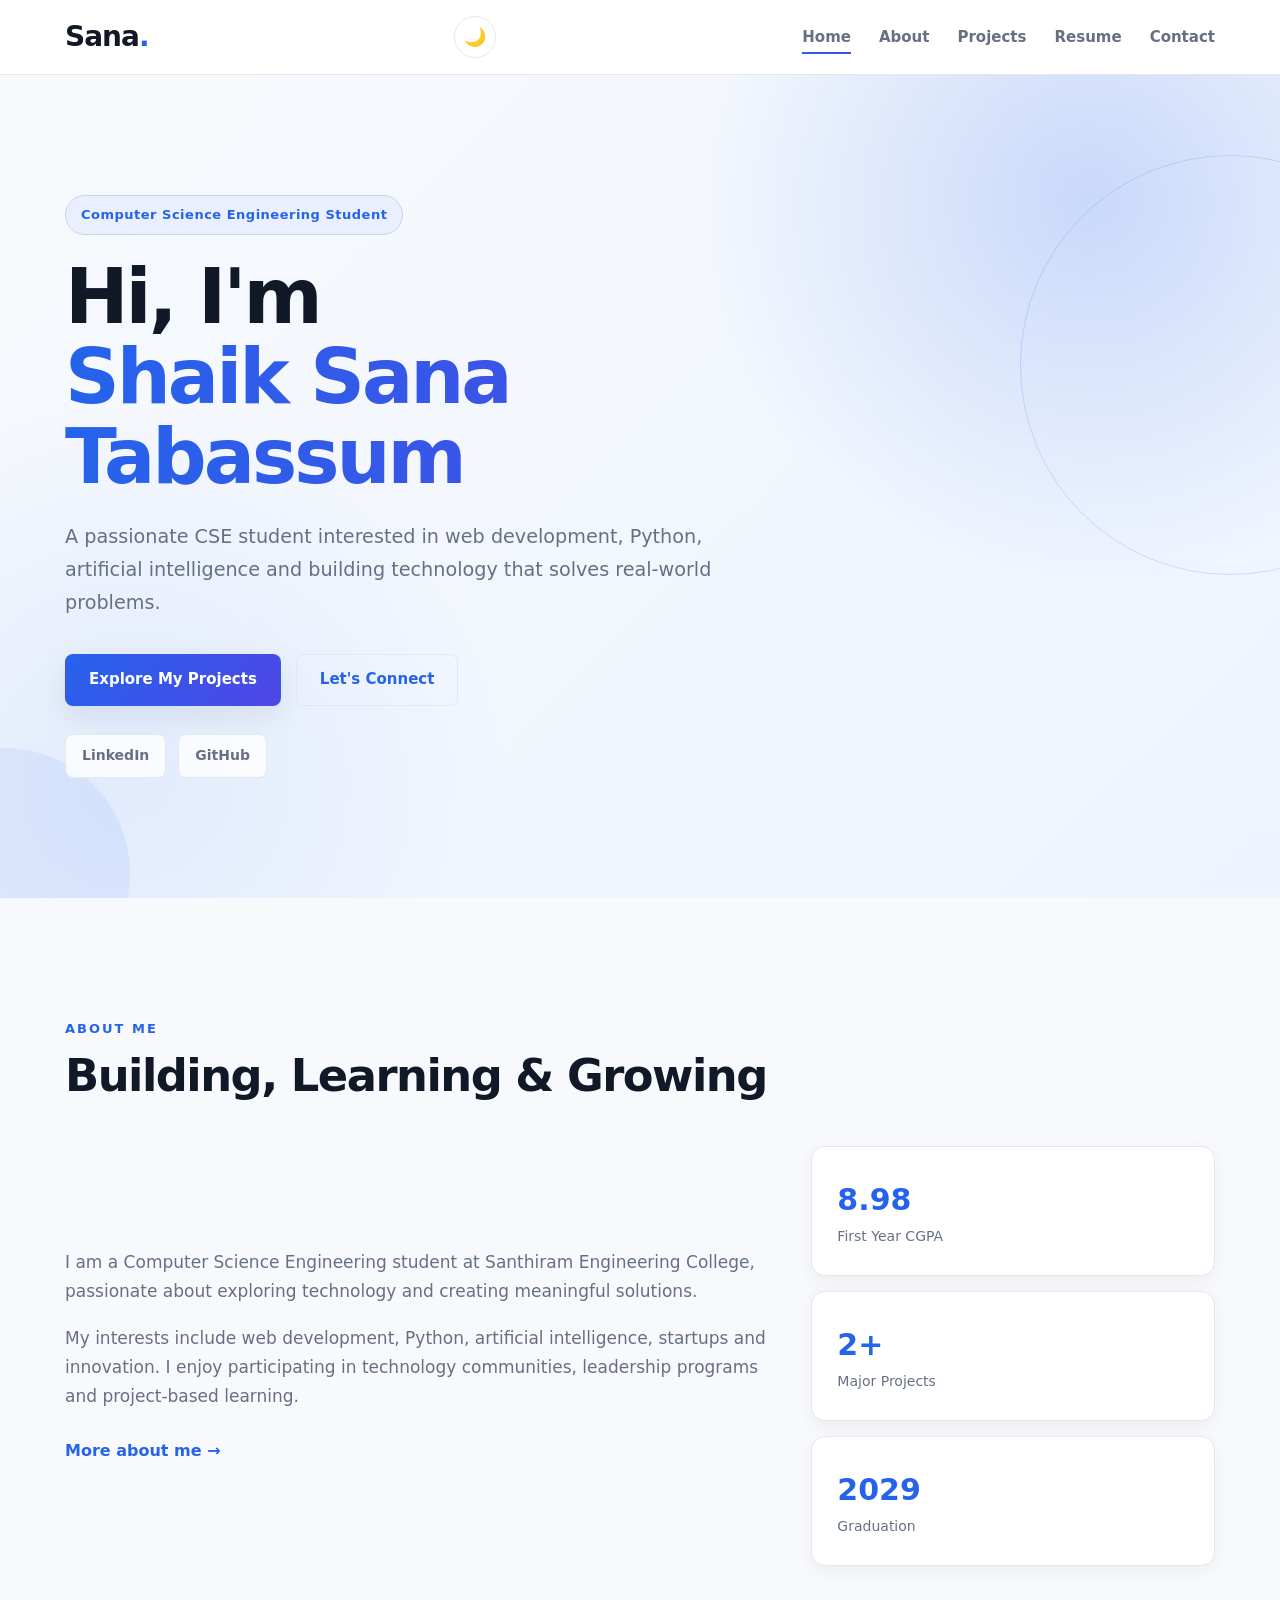
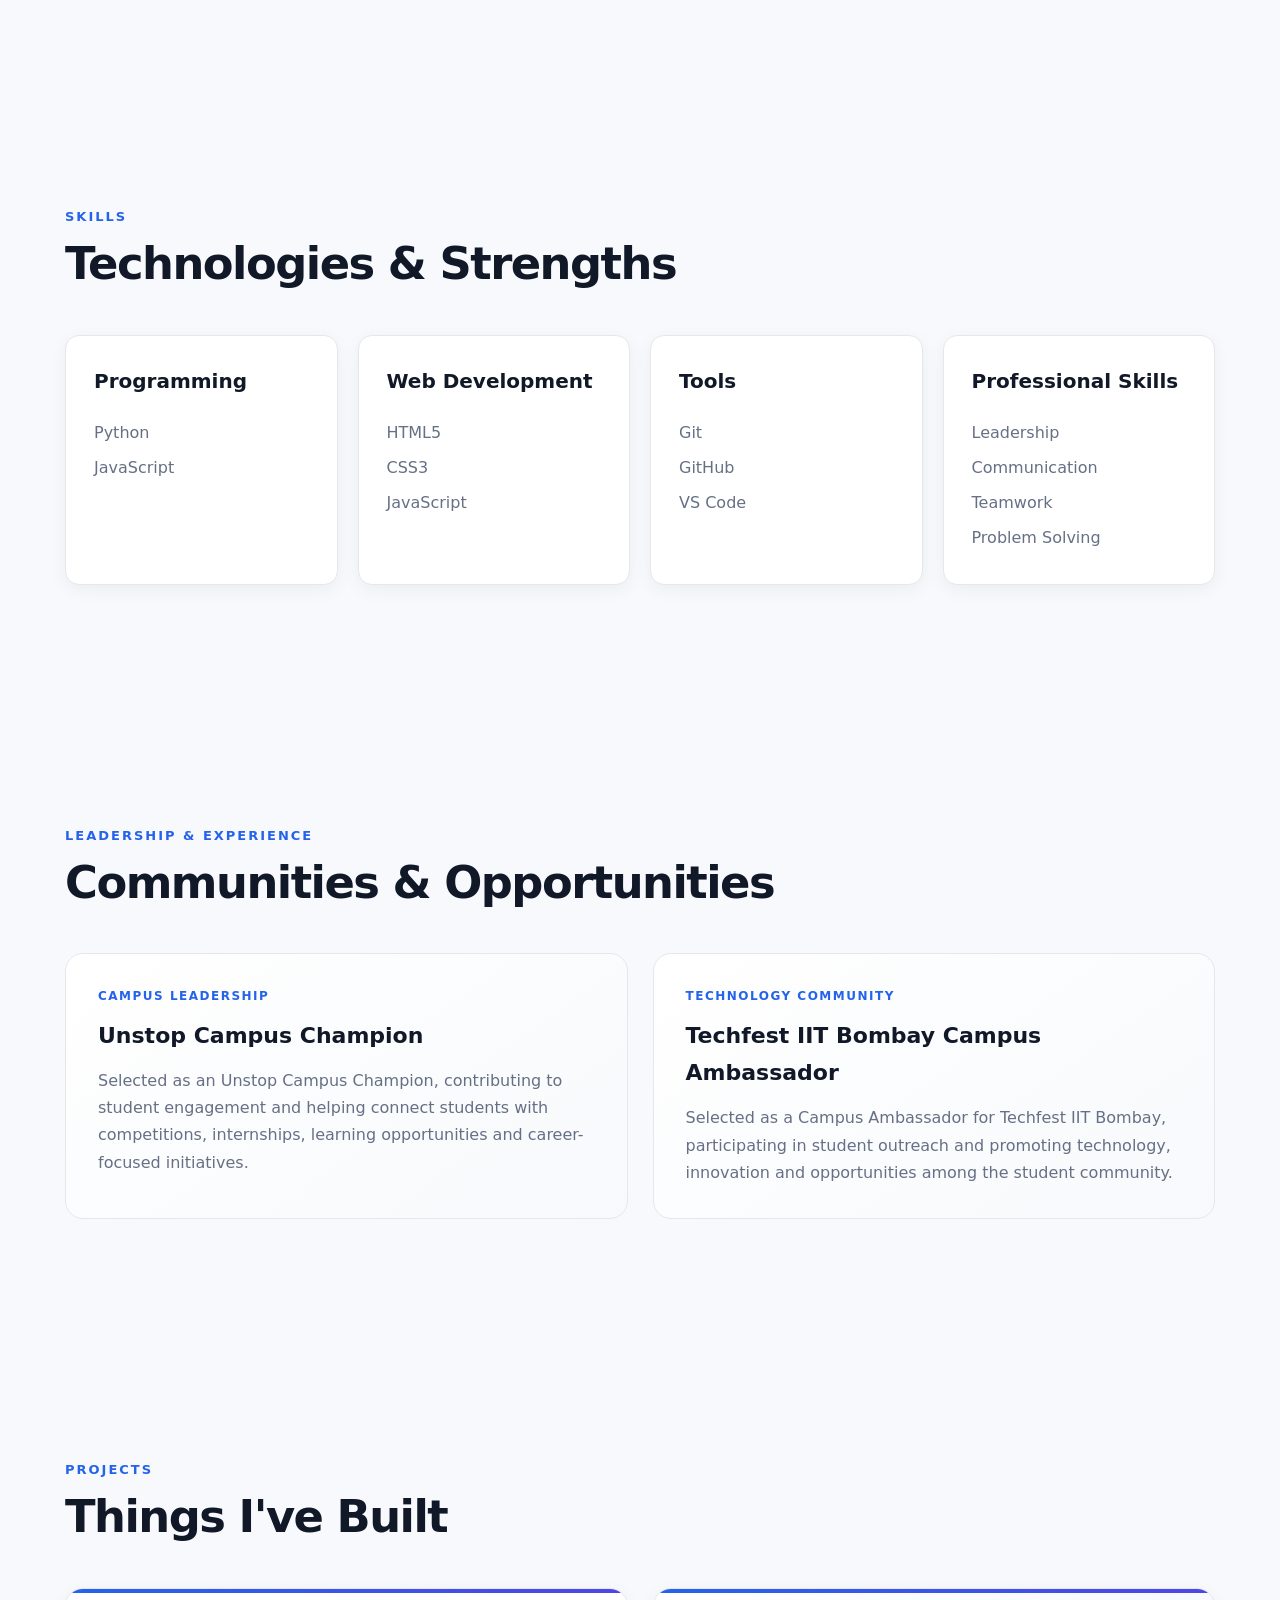
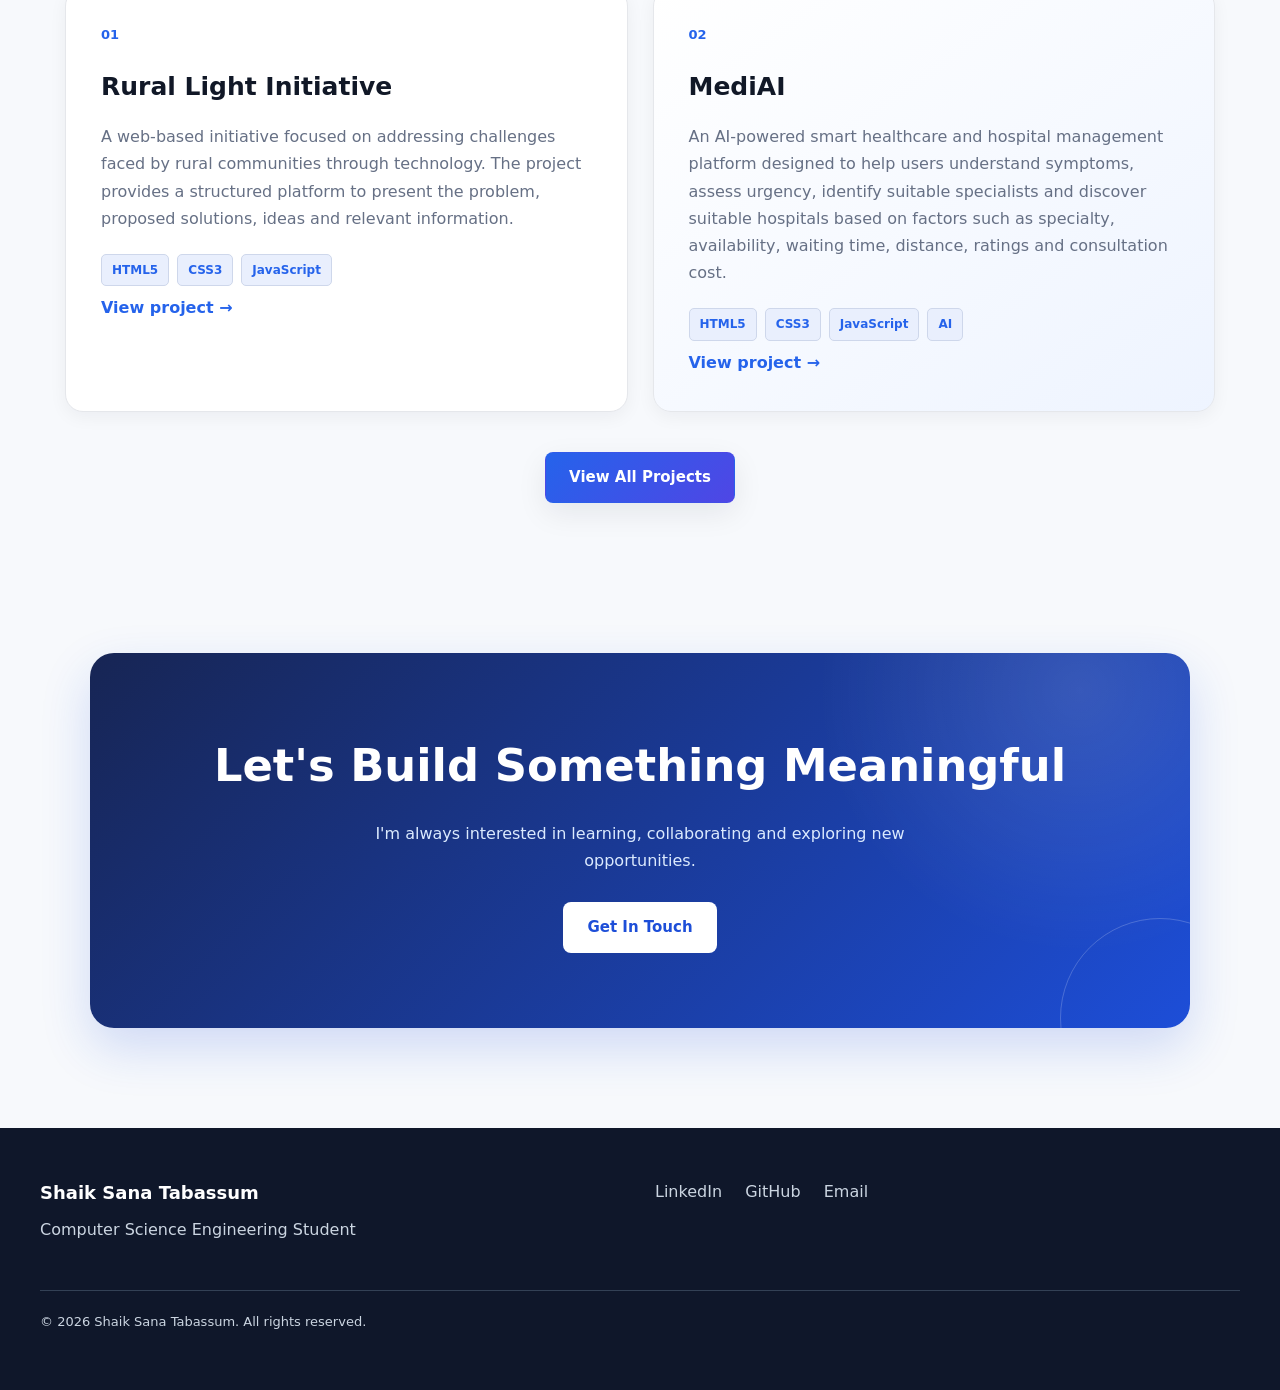
<file: index.html>
<!DOCTYPE html>
<html lang="en">

<head>
    <meta charset="UTF-8">
    <meta name="viewport" content="width=device-width, initial-scale=1.0">

    <meta name="description"
        content="Shaik Sana Tabassum - Computer Science Engineering student, web developer and technology enthusiast.">

    <title>Shaik Sana Tabassum | CSE Student & Developer</title>

    <link rel="stylesheet" href="css/style.css">
</head>

<body>

    <!-- Skip navigation for keyboard users -->
    <a href="#main-content" class="skip-link">
        Skip to main content
    </a>

    <!-- HEADER -->
    <header class="site-header">

        <nav class="navbar" aria-label="Main navigation">

            <!-- Logo -->
            <a href="index.html" class="logo">
                Sana<span>.</span>
            </a>

            <!-- Navigation controls -->
            <div class="nav-controls">

                <!-- Mobile menu -->
                <button
                    class="menu-toggle"
                    type="button"
                    aria-label="Open navigation menu"
                    aria-expanded="false">
                    ☰
                </button>

                <!-- Light / Dark mode -->
                <button
                    class="theme-toggle"
                    type="button"
                    aria-label="Switch to dark mode"
                    title="Switch to dark mode"
                    aria-pressed="false">
                    🌙
                </button>

            </div>

            <!-- Navigation links -->
            <ul class="nav-links">

                <li>
                    <a href="index.html" aria-current="page">
                        Home
                    </a>
                </li>

                <li>
                    <a href="about.html">
                        About
                    </a>
                </li>

                <li>
                    <a href="projects.html">
                        Projects
                    </a>
                </li>

                <li>
                    <a href="resume.html">
                        Resume
                    </a>
                </li>

                <li>
                    <a href="contact.html">
                        Contact
                    </a>
                </li>

            </ul>

        </nav>

    </header>


    <!-- MAIN CONTENT -->
    <main id="main-content">

        <!-- HERO -->
        <section class="hero" aria-labelledby="hero-title">

            <div class="hero-content">

                <p class="eyebrow">
                    Computer Science Engineering Student
                </p>

                <h1 id="hero-title">
                    Hi, I'm <span>Shaik Sana Tabassum</span>
                </h1>

                <p class="hero-description">
                    A passionate CSE student interested in web development,
                    Python, artificial intelligence and building technology
                    that solves real-world problems.
                </p>

                <div class="hero-buttons">

                    <a href="projects.html" class="button">
                        Explore My Projects
                    </a>

                    <a href="contact.html" class="button button-outline">
                        Let's Connect
                    </a>

                </div>

                <div class="social-links">

                    <a
                        href="https://www.linkedin.com/in/shaik-sana-tabassum-b547343a9"
                        target="_blank"
                        rel="noopener noreferrer"
                        aria-label="Visit my LinkedIn profile">
                        LinkedIn
                    </a>

                    <a
                        href="https://github.com/sanatabassumshaik"
                        target="_blank"
                        rel="noopener noreferrer"
                        aria-label="Visit my GitHub profile">
                        GitHub
                    </a>

                </div>

            </div>

        </section>


        <!-- ABOUT PREVIEW -->
        <section class="section" aria-labelledby="about-title">

            <div class="section-heading">

                <p class="section-label">
                    ABOUT ME
                </p>

                <h2 id="about-title">
                    Building, Learning & Growing
                </h2>

            </div>

            <div class="about-preview">

                <div>

                    <p>
                        I am a Computer Science Engineering student at
                        Santhiram Engineering College, passionate about
                        exploring technology and creating meaningful
                        solutions.
                    </p>

                    <p>
                        My interests include web development, Python,
                        artificial intelligence, startups and innovation.
                        I enjoy participating in technology communities,
                        leadership programs and project-based learning.
                    </p>

                    <a href="about.html" class="text-link">
                        More about me →
                    </a>

                </div>

                <aside
                    class="quick-stats"
                    aria-label="Quick profile statistics">

                    <div>
                        <strong>8.98</strong>
                        <span>First Year CGPA</span>
                    </div>

                    <div>
                        <strong>2+</strong>
                        <span>Major Projects</span>
                    </div>

                    <div>
                        <strong>2029</strong>
                        <span>Graduation</span>
                    </div>

                </aside>

            </div>

        </section>


        <!-- SKILLS -->
        <section class="section" aria-labelledby="skills-title">

            <div class="section-heading">

                <p class="section-label">
                    SKILLS
                </p>

                <h2 id="skills-title">
                    Technologies & Strengths
                </h2>

            </div>

            <div class="skills-grid">

                <article class="skill-card">

                    <h3>
                        Programming
                    </h3>

                    <ul>
                        <li>Python</li>
                        <li>JavaScript</li>
                    </ul>

                </article>


                <article class="skill-card">

                    <h3>
                        Web Development
                    </h3>

                    <ul>
                        <li>HTML5</li>
                        <li>CSS3</li>
                        <li>JavaScript</li>
                    </ul>

                </article>


                <article class="skill-card">

                    <h3>
                        Tools
                    </h3>

                    <ul>
                        <li>Git</li>
                        <li>GitHub</li>
                        <li>VS Code</li>
                    </ul>

                </article>


                <article class="skill-card">

                    <h3>
                        Professional Skills
                    </h3>

                    <ul>
                        <li>Leadership</li>
                        <li>Communication</li>
                        <li>Teamwork</li>
                        <li>Problem Solving</li>
                    </ul>

                </article>

            </div>

        </section>


        <!-- LEADERSHIP -->
        <section class="section" aria-labelledby="leadership-title">

            <div class="section-heading">

                <p class="section-label">
                    LEADERSHIP & EXPERIENCE
                </p>

                <h2 id="leadership-title">
                    Communities & Opportunities
                </h2>

            </div>

            <div class="experience-grid">

                <article class="experience-card">

                    <p class="experience-tag">
                        CAMPUS LEADERSHIP
                    </p>

                    <h3>
                        Unstop Campus Champion
                    </h3>

                    <p>
                        Selected as an Unstop Campus Champion, contributing
                        to student engagement and helping connect students
                        with competitions, internships, learning opportunities
                        and career-focused initiatives.
                    </p>

                </article>


                <article class="experience-card">

                    <p class="experience-tag">
                        TECHNOLOGY COMMUNITY
                    </p>

                    <h3>
                        Techfest IIT Bombay Campus Ambassador
                    </h3>

                    <p>
                        Selected as a Campus Ambassador for Techfest IIT
                        Bombay, participating in student outreach and
                        promoting technology, innovation and opportunities
                        among the student community.
                    </p>

                </article>

            </div>

        </section>


        <!-- PROJECTS -->
        <section class="section" aria-labelledby="projects-title">

            <div class="section-heading">

                <p class="section-label">
                    PROJECTS
                </p>

                <h2 id="projects-title">
                    Things I've Built
                </h2>

            </div>

            <div class="projects-grid">

                <!-- Project 01 -->
                <article class="project-card">

                    <div class="project-number">
                        01
                    </div>

                    <h3>
                        Rural Light Initiative
                    </h3>

                    <p>
                        A web-based initiative focused on addressing
                        challenges faced by rural communities through
                        technology. The project provides a structured
                        platform to present the problem, proposed solutions,
                        ideas and relevant information.
                    </p>

                    <div class="tech-list">
                        <span>HTML5</span>
                        <span>CSS3</span>
                        <span>JavaScript</span>
                    </div>

                    <a
                        href="projects.html"
                        class="text-link">
                        View project →
                    </a>

                </article>


                <!-- Project 02 -->
                <article class="project-card featured-project">

                    <div class="project-number">
                        02
                    </div>

                    <h3>
                        MediAI
                    </h3>

                    <p>
                        An AI-powered smart healthcare and hospital management
                        platform designed to help users understand symptoms,
                        assess urgency, identify suitable specialists and
                        discover suitable hospitals based on factors such as
                        specialty, availability, waiting time, distance,
                        ratings and consultation cost.
                    </p>

                    <div class="tech-list">
                        <span>HTML5</span>
                        <span>CSS3</span>
                        <span>JavaScript</span>
                        <span>AI</span>
                    </div>

                    <a
                        href="projects.html"
                        class="text-link">
                        View project →
                    </a>

                </article>

            </div>

            <div class="center-button">

                <a
                    href="projects.html"
                    class="button">
                    View All Projects
                </a>

            </div>

        </section>


        <!-- CALL TO ACTION -->
        <section class="cta" aria-labelledby="cta-title">

            <h2 id="cta-title">
                Let's Build Something Meaningful
            </h2>

            <p>
                I'm always interested in learning, collaborating and
                exploring new opportunities.
            </p>

            <a
                href="contact.html"
                class="button">
                Get In Touch
            </a>

        </section>

    </main>


    <!-- FOOTER -->
    <footer class="site-footer">

        <div>

            <p>
                <strong>
                    Shaik Sana Tabassum
                </strong>
            </p>

            <p>
                Computer Science Engineering Student
            </p>

        </div>


        <div>

            <a
                href="https://www.linkedin.com/in/shaik-sana-tabassum-b547343a9"
                target="_blank"
                rel="noopener noreferrer">
                LinkedIn
            </a>

            <a
                href="https://github.com/sanatabassumshaik"
                target="_blank"
                rel="noopener noreferrer">
                GitHub
            </a>

            <a href="mailto:sanatabassumshaik55@gmail.com">
                Email
            </a>

        </div>


        <p class="copyright">
            © 2026 Shaik Sana Tabassum. All rights reserved.
        </p>

    </footer>


    <!-- JAVASCRIPT -->
    <script src="js/script.js"></script>

</body>

</html>
</file>
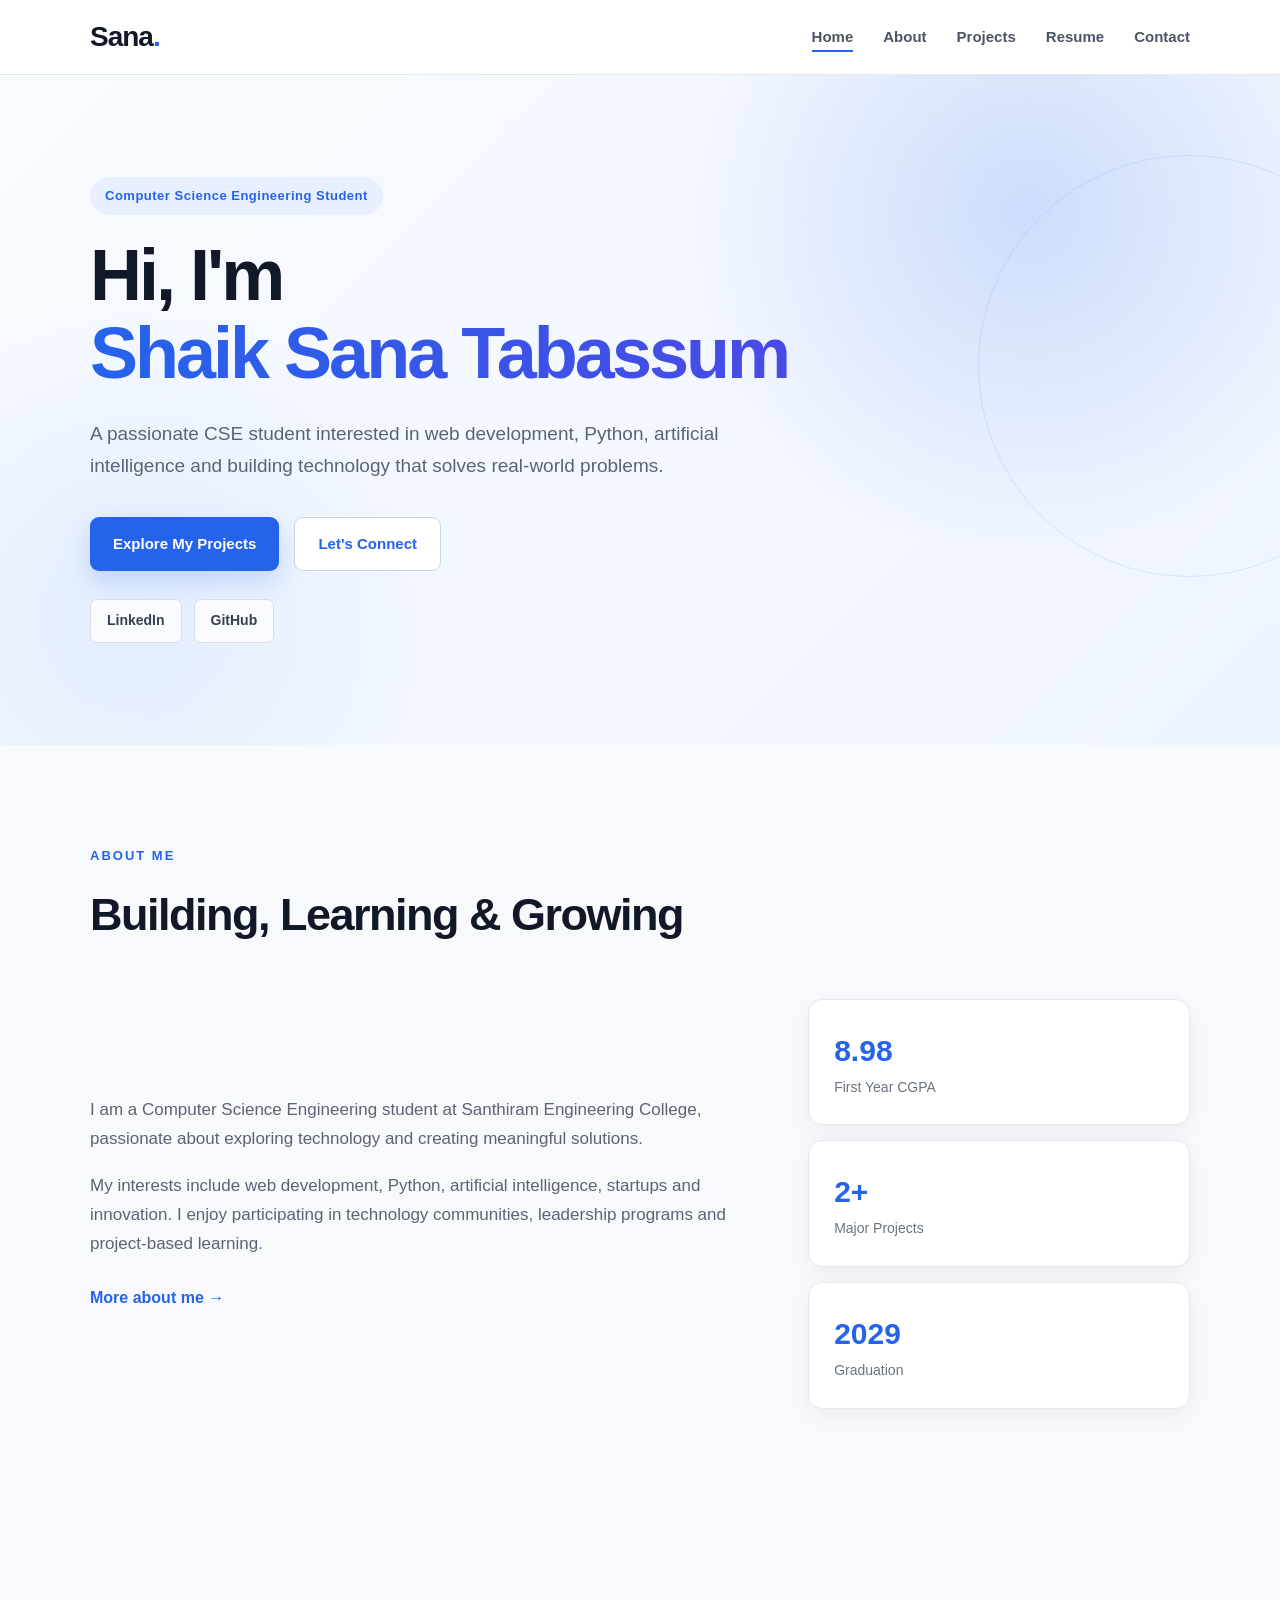
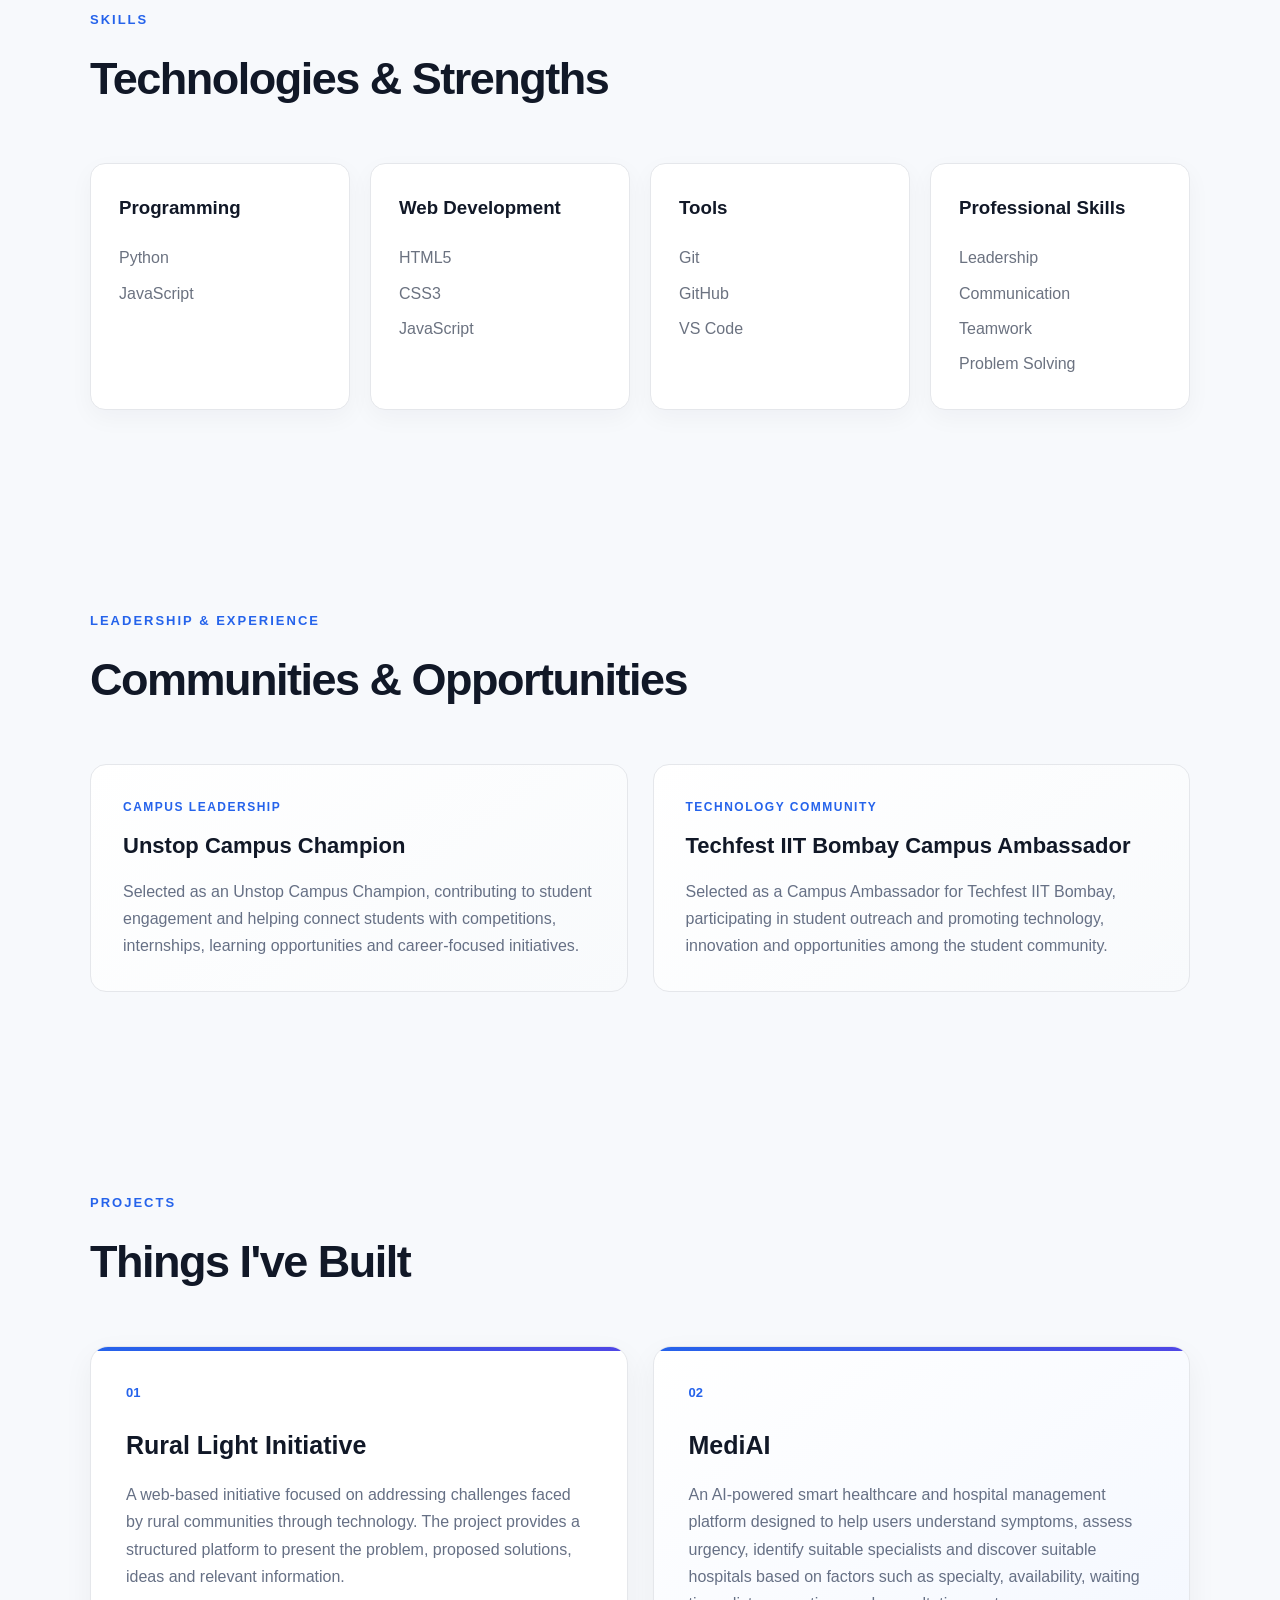
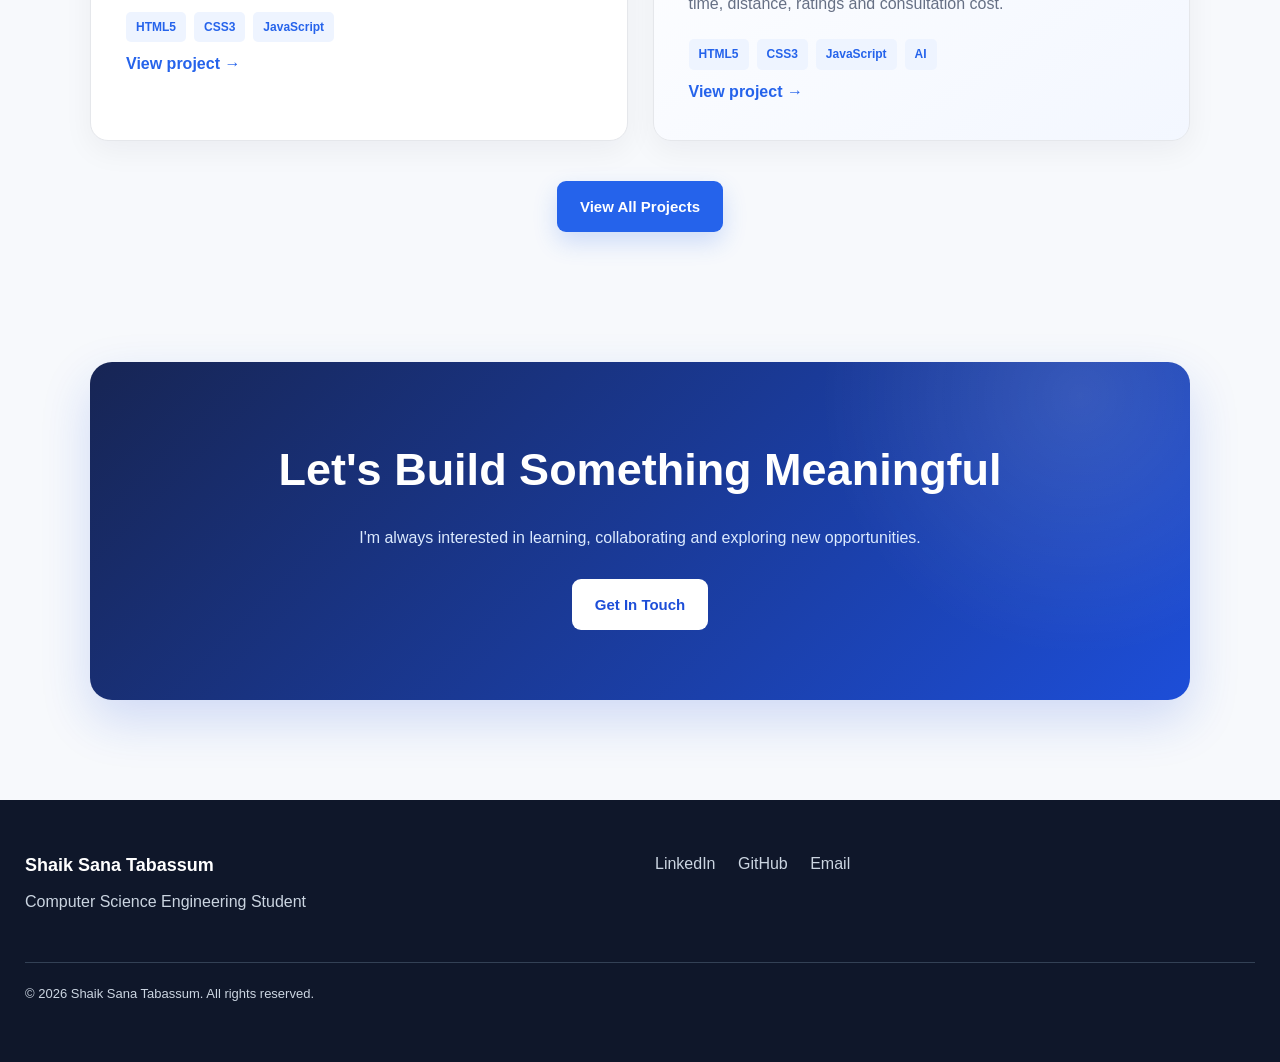
<file: portfolio/index.html>
<!DOCTYPE html>
<html lang="en">

<head>
    <meta charset="UTF-8">
    <meta name="viewport" content="width=device-width, initial-scale=1.0">

    <meta name="description"
        content="Shaik Sana Tabassum - Computer Science Engineering student, web developer and technology enthusiast.">

    <title>Shaik Sana Tabassum | CSE Student & Developer</title>

    <link rel="stylesheet" href="css/style.css">
</head>

<body>

    <!-- Skip navigation for keyboard users -->
    <a href="#main-content" class="skip-link">
        Skip to main content
    </a>

    <header class="site-header">

        <nav class="navbar" aria-label="Main navigation">

            <a href="index.html" class="logo">
                Sana<span>.</span>
            </a>

            <button class="menu-toggle"
                aria-label="Open navigation menu"
                aria-expanded="false">
                ☰
            </button>

            <ul class="nav-links">

                <li>
                    <a href="index.html" aria-current="page">
                        Home
                    </a>
                </li>

                <li>
                    <a href="about.html">
                        About
                    </a>
                </li>

                <li>
                    <a href="projects.html">
                        Projects
                    </a>
                </li>

                <li>
                    <a href="resume.html">
                        Resume
                    </a>
                </li>

                <li>
                    <a href="contact.html">
                        Contact
                    </a>
                </li>

            </ul>

        </nav>

    </header>


    <main id="main-content">

        <!-- HERO -->

        <section class="hero" aria-labelledby="hero-title">

            <div class="hero-content">

                <p class="eyebrow">
                    Computer Science Engineering Student
                </p>

                <h1 id="hero-title">
                    Hi, I'm <span>Shaik Sana Tabassum</span>
                </h1>

                <p class="hero-description">
                    A passionate CSE student interested in web development,
                    Python, artificial intelligence and building technology
                    that solves real-world problems.
                </p>

                <div class="hero-buttons">

                    <a href="projects.html" class="button">
                        Explore My Projects
                    </a>

                    <a href="contact.html" class="button button-outline">
                        Let's Connect
                    </a>

                </div>

                <div class="social-links">

                    <a href="https://www.linkedin.com/in/shaik-sana-tabassum-b547343a9"
                        target="_blank"
                        rel="noopener noreferrer"
                        aria-label="Visit my LinkedIn profile">
                        LinkedIn
                    </a>

                    <a href="https://github.com/sanatabassumshaik"
                        target="_blank"
                        rel="noopener noreferrer"
                        aria-label="Visit my GitHub profile">
                        GitHub
                    </a>

                </div>

            </div>

        </section>


        <!-- ABOUT PREVIEW -->

        <section class="section" aria-labelledby="about-title">

            <div class="section-heading">

                <p class="section-label">
                    ABOUT ME
                </p>

                <h2 id="about-title">
                    Building, Learning & Growing
                </h2>

            </div>

            <div class="about-preview">

                <div>

                    <p>
                        I am a Computer Science Engineering student at
                        Santhiram Engineering College, passionate about
                        exploring technology and creating meaningful
                        solutions.
                    </p>

                    <p>
                        My interests include web development, Python,
                        artificial intelligence, startups and innovation.
                        I enjoy participating in technology communities,
                        leadership programs and project-based learning.
                    </p>

                    <a href="about.html" class="text-link">
                        More about me →
                    </a>

                </div>

                <aside class="quick-stats"
                    aria-label="Quick profile statistics">

                    <div>
                        <strong>8.98</strong>
                        <span>First Year CGPA</span>
                    </div>

                    <div>
                        <strong>2+</strong>
                        <span>Major Projects</span>
                    </div>

                    <div>
                        <strong>2029</strong>
                        <span>Graduation</span>
                    </div>

                </aside>

            </div>

        </section>


        <!-- SKILLS -->

        <section class="section" aria-labelledby="skills-title">

            <div class="section-heading">

                <p class="section-label">
                    SKILLS
                </p>

                <h2 id="skills-title">
                    Technologies & Strengths
                </h2>

            </div>

            <div class="skills-grid">

                <article class="skill-card">

                    <h3>Programming</h3>

                    <ul>
                        <li>Python</li>
                        <li>JavaScript</li>
                    </ul>

                </article>


                <article class="skill-card">

                    <h3>Web Development</h3>

                    <ul>
                        <li>HTML5</li>
                        <li>CSS3</li>
                        <li>JavaScript</li>
                    </ul>

                </article>


                <article class="skill-card">

                    <h3>Tools</h3>

                    <ul>
                        <li>Git</li>
                        <li>GitHub</li>
                        <li>VS Code</li>
                    </ul>

                </article>


                <article class="skill-card">

                    <h3>Professional Skills</h3>

                    <ul>
                        <li>Leadership</li>
                        <li>Communication</li>
                        <li>Teamwork</li>
                        <li>Problem Solving</li>
                    </ul>

                </article>

            </div>

        </section>


        <!-- LEADERSHIP -->

        <section class="section" aria-labelledby="leadership-title">

            <div class="section-heading">

                <p class="section-label">
                    LEADERSHIP & EXPERIENCE
                </p>

                <h2 id="leadership-title">
                    Communities & Opportunities
                </h2>

            </div>


            <div class="experience-grid">

                <article class="experience-card">

                    <p class="experience-tag">
                        CAMPUS LEADERSHIP
                    </p>

                    <h3>
                        Unstop Campus Champion
                    </h3>

                    <p>
                        Selected as an Unstop Campus Champion, contributing
                        to student engagement and helping connect students
                        with competitions, internships, learning opportunities
                        and career-focused initiatives.
                    </p>

                </article>


                <article class="experience-card">

                    <p class="experience-tag">
                        TECHNOLOGY COMMUNITY
                    </p>

                    <h3>
                        Techfest IIT Bombay Campus Ambassador
                    </h3>

                    <p>
                        Selected as a Campus Ambassador for Techfest IIT
                        Bombay, participating in student outreach and
                        promoting technology, innovation and opportunities
                        among the student community.
                    </p>

                </article>

            </div>

        </section>


        <!-- PROJECTS -->

        <section class="section" aria-labelledby="projects-title">

            <div class="section-heading">

                <p class="section-label">
                    PROJECTS
                </p>

                <h2 id="projects-title">
                    Things I've Built
                </h2>

            </div>


            <div class="projects-grid">

                <article class="project-card">

                    <div class="project-number">
                        01
                    </div>

                    <h3>
                        Rural Light Initiative
                    </h3>

                    <p>
                        A web-based initiative focused on addressing
                        challenges faced by rural communities through
                        technology. The project provides a structured
                        platform to present the problem, proposed solutions,
                        ideas and relevant information.
                    </p>

                    <div class="tech-list">
                        <span>HTML5</span>
                        <span>CSS3</span>
                        <span>JavaScript</span>
                    </div>

                    <a href="projects.html"
                        class="text-link">
                        View project →
                    </a>

                </article>


                <article class="project-card featured-project">

                    <div class="project-number">
                        02
                    </div>

                    <h3>
                        MediAI
                    </h3>

                    <p>
                        An AI-powered smart healthcare and hospital management
                        platform designed to help users understand symptoms,
                        assess urgency, identify suitable specialists and
                        discover suitable hospitals based on factors such as
                        specialty, availability, waiting time, distance,
                        ratings and consultation cost.
                    </p>

                    <div class="tech-list">
                        <span>HTML5</span>
                        <span>CSS3</span>
                        <span>JavaScript</span>
                        <span>AI</span>
                    </div>

                    <a href="projects.html"
                        class="text-link">
                        View project →
                    </a>

                </article>

            </div>

            <div class="center-button">

                <a href="projects.html" class="button">
                    View All Projects
                </a>

            </div>

        </section>


        <!-- CTA -->

        <section class="cta" aria-labelledby="cta-title">

            <h2 id="cta-title">
                Let's Build Something Meaningful
            </h2>

            <p>
                I'm always interested in learning, collaborating and
                exploring new opportunities.
            </p>

            <a href="contact.html" class="button">
                Get In Touch
            </a>

        </section>

    </main>


    <footer class="site-footer">

        <div>

            <p>
                <strong>Shaik Sana Tabassum</strong>
            </p>

            <p>
                Computer Science Engineering Student
            </p>

        </div>

        <div>

            <a href="https://www.linkedin.com/in/shaik-sana-tabassum-b547343a9"
                target="_blank"
                rel="noopener noreferrer">
                LinkedIn
            </a>

            <a href="https://github.com/sanatabassumshaik"
                target="_blank"
                rel="noopener noreferrer">
                GitHub
            </a>

            <a href="mailto:sanatabassumshaik55@gmail.com">
                Email
            </a>

        </div>

        <p class="copyright">
            © 2026 Shaik Sana Tabassum. All rights reserved.
        </p>

    </footer>


    <script src="js/script.js"></script>

</body>

</html>
</file>
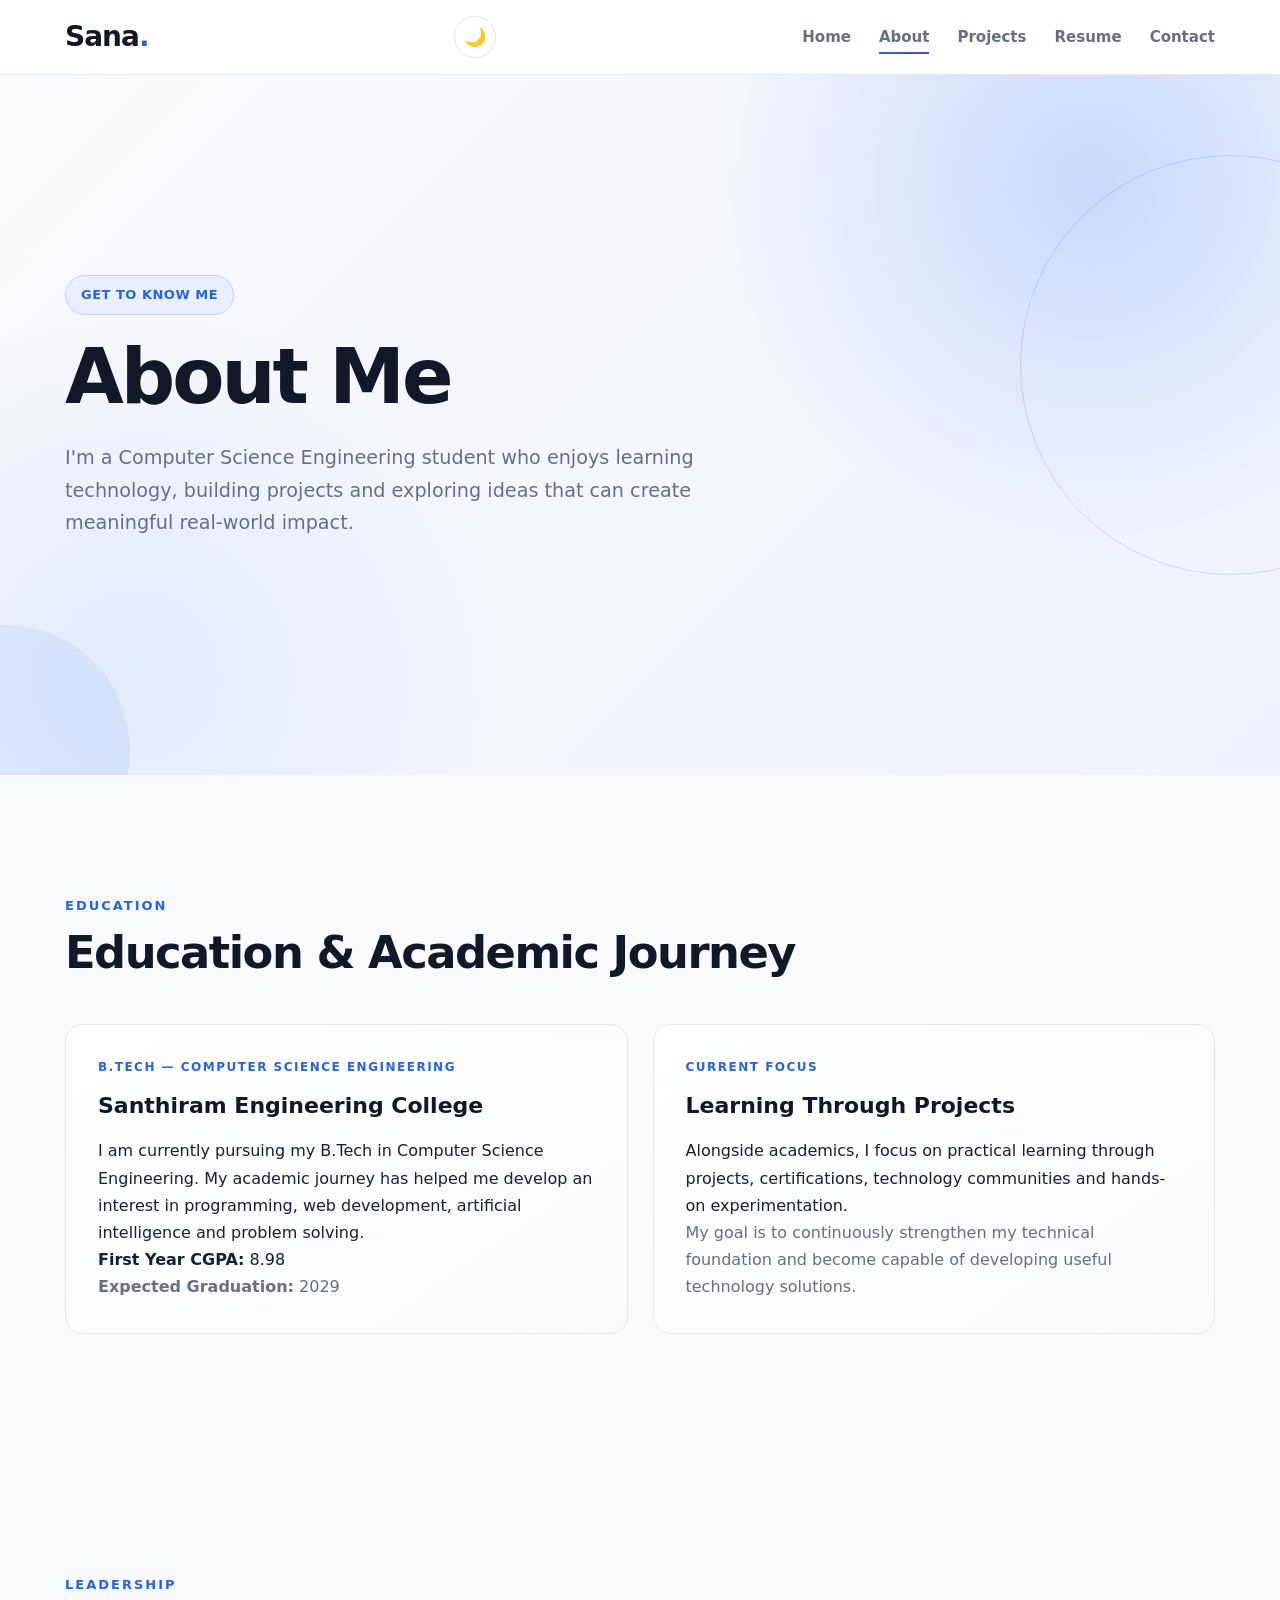
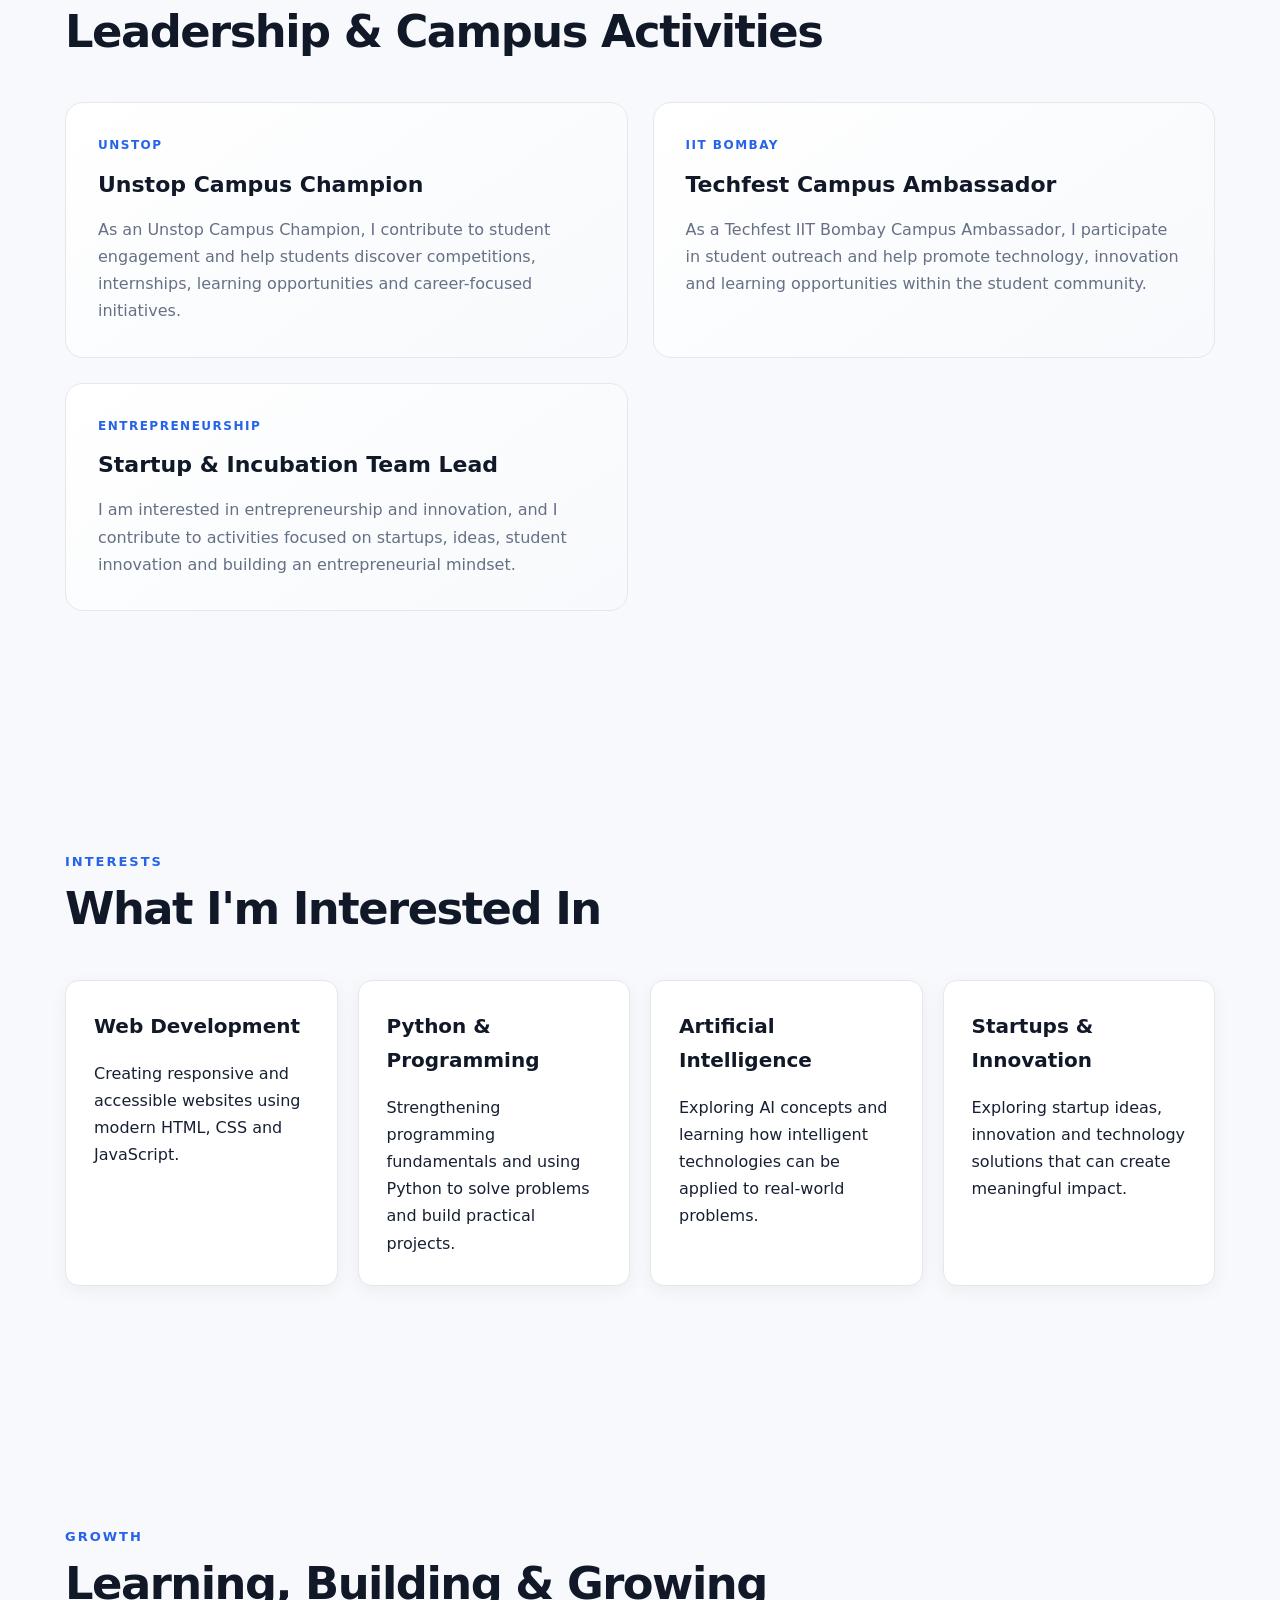
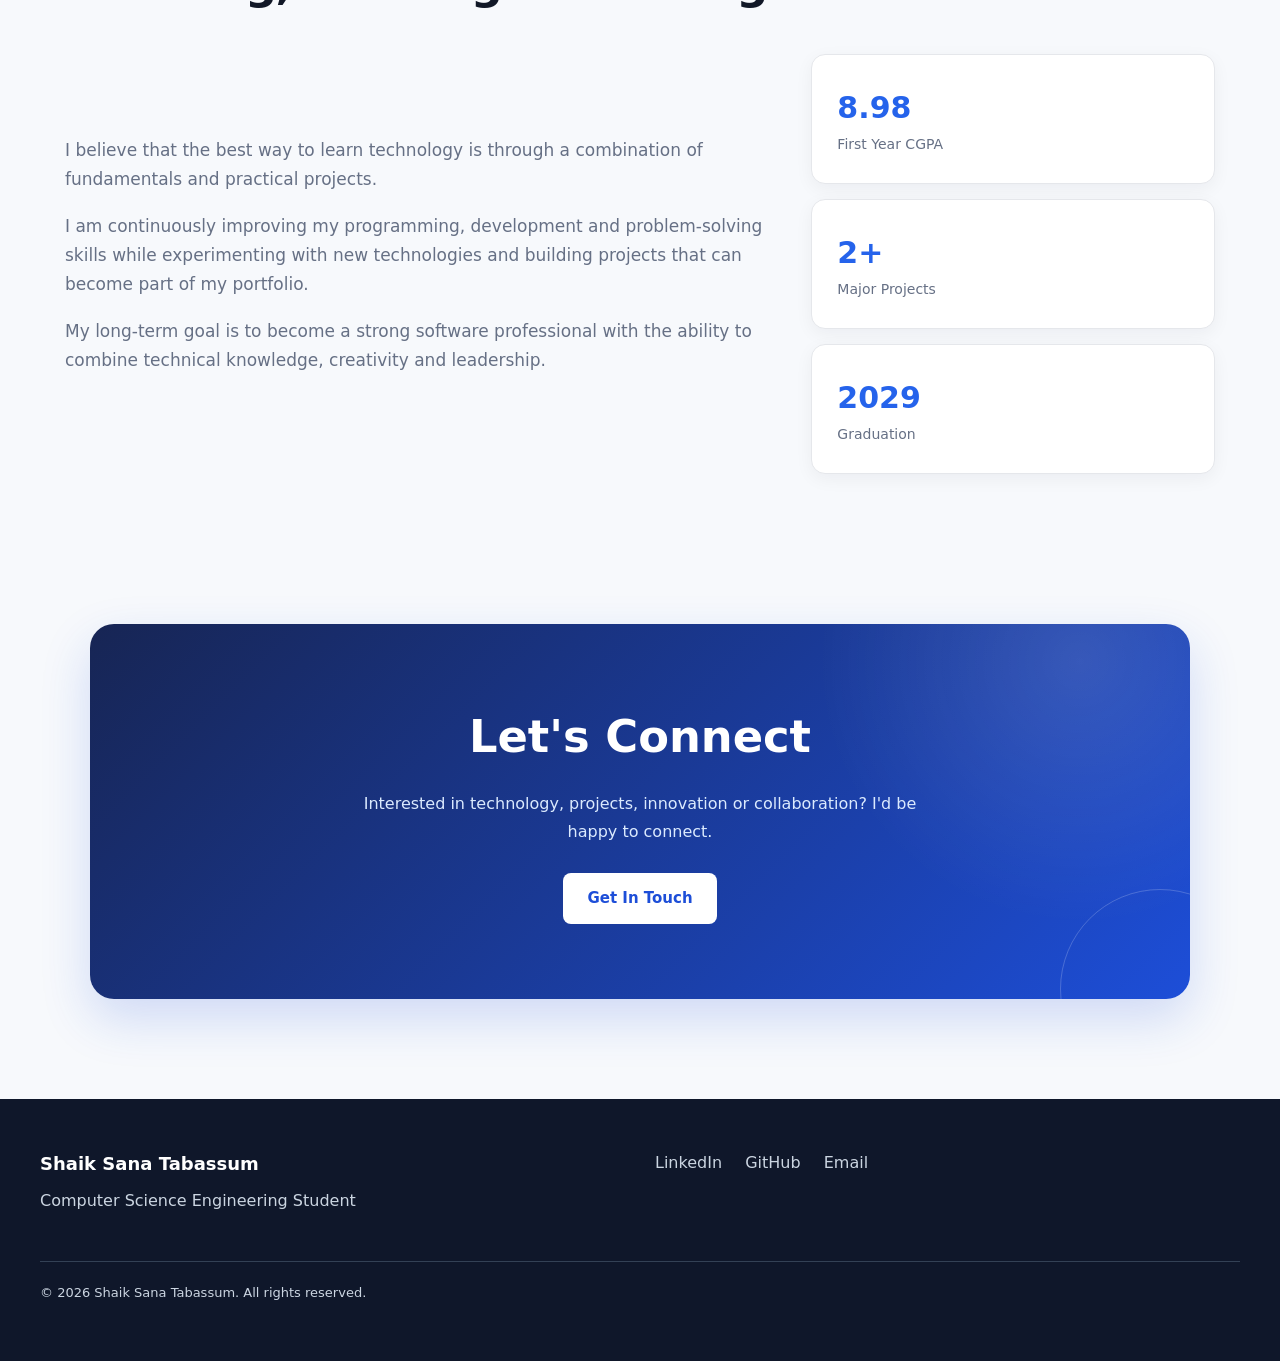
<file: about.html>
<!DOCTYPE html>
<html lang="en">

<head>
    <meta charset="UTF-8">
    <meta name="viewport" content="width=device-width, initial-scale=1.0">

    <meta name="description"
        content="About Shaik Sana Tabassum - Computer Science Engineering student, developer and technology enthusiast.">

    <title>About Me | Shaik Sana Tabassum</title>

    <link rel="stylesheet" href="css/style.css">
</head>

<body>

    <!-- Skip navigation -->
    <a href="#main-content" class="skip-link">
        Skip to main content
    </a>


    <!-- HEADER -->
    <header class="site-header">

        <nav class="navbar" aria-label="Main navigation">

            <!-- Logo -->
            <a href="index.html" class="logo">
                Sana<span>.</span>
            </a>


            <!-- Navigation controls -->
            <div class="nav-controls">

                <button
                    class="menu-toggle"
                    type="button"
                    aria-label="Open navigation menu"
                    aria-expanded="false">
                    ☰
                </button>


                <button
                    class="theme-toggle"
                    type="button"
                    aria-label="Switch to dark mode"
                    title="Switch to dark mode"
                    aria-pressed="false">
                    🌙
                </button>

            </div>


            <!-- Navigation links -->
            <ul class="nav-links">

                <li>
                    <a href="index.html">
                        Home
                    </a>
                </li>

                <li>
                    <a href="about.html" aria-current="page">
                        About
                    </a>
                </li>

                <li>
                    <a href="projects.html">
                        Projects
                    </a>
                </li>

                <li>
                    <a href="resume.html">
                        Resume
                    </a>
                </li>

                <li>
                    <a href="contact.html">
                        Contact
                    </a>
                </li>

            </ul>

        </nav>

    </header>


    <!-- MAIN CONTENT -->
    <main id="main-content">

        <!-- PAGE INTRO -->
        <section class="hero" aria-labelledby="about-heading">

            <div class="hero-content">

                <p class="eyebrow">
                    GET TO KNOW ME
                </p>

                <h1 id="about-heading">
                    About Me
                </h1>

                <p class="hero-description">
                    I'm a Computer Science Engineering student who enjoys
                    learning technology, building projects and exploring
                    ideas that can create meaningful real-world impact.
                </p>

            </div>

        </section>


        <!-- EDUCATION -->
        <section class="section" aria-labelledby="education-title">

            <div class="section-heading">

                <p class="section-label">
                    EDUCATION
                </p>

                <h2 id="education-title">
                    Education & Academic Journey
                </h2>

            </div>


            <div class="experience-grid">

                <article class="experience-card">

                    <p class="experience-tag">
                        B.TECH — COMPUTER SCIENCE ENGINEERING
                    </p>

                    <h3>
                        Santhiram Engineering College
                    </h3>

                    <p>
                        I am currently pursuing my B.Tech in Computer Science
                        Engineering. My academic journey has helped me develop
                        an interest in programming, web development,
                        artificial intelligence and problem solving.
                    </p>

                    <p>
                        <strong>First Year CGPA:</strong> 8.98
                    </p>

                    <p>
                        <strong>Expected Graduation:</strong> 2029
                    </p>

                </article>


                <article class="experience-card">

                    <p class="experience-tag">
                        CURRENT FOCUS
                    </p>

                    <h3>
                        Learning Through Projects
                    </h3>

                    <p>
                        Alongside academics, I focus on practical learning
                        through projects, certifications, technology
                        communities and hands-on experimentation.
                    </p>

                    <p>
                        My goal is to continuously strengthen my technical
                        foundation and become capable of developing useful
                        technology solutions.
                    </p>

                </article>

            </div>

        </section>


        <!-- LEADERSHIP -->
        <section class="section" aria-labelledby="leadership-title">

            <div class="section-heading">

                <p class="section-label">
                    LEADERSHIP
                </p>

                <h2 id="leadership-title">
                    Leadership & Campus Activities
                </h2>

            </div>


            <div class="experience-grid">

                <article class="experience-card">

                    <p class="experience-tag">
                        UNSTOP
                    </p>

                    <h3>
                        Unstop Campus Champion
                    </h3>

                    <p>
                        As an Unstop Campus Champion, I contribute to student
                        engagement and help students discover competitions,
                        internships, learning opportunities and career-focused
                        initiatives.
                    </p>

                </article>


                <article class="experience-card">

                    <p class="experience-tag">
                        IIT BOMBAY
                    </p>

                    <h3>
                        Techfest Campus Ambassador
                    </h3>

                    <p>
                        As a Techfest IIT Bombay Campus Ambassador, I
                        participate in student outreach and help promote
                        technology, innovation and learning opportunities
                        within the student community.
                    </p>

                </article>


                <article class="experience-card">

                    <p class="experience-tag">
                        ENTREPRENEURSHIP
                    </p>

                    <h3>
                        Startup & Incubation Team Lead
                    </h3>

                    <p>
                        I am interested in entrepreneurship and innovation,
                        and I contribute to activities focused on startups,
                        ideas, student innovation and building an
                        entrepreneurial mindset.
                    </p>

                </article>

            </div>

        </section>


        <!-- INTERESTS -->
        <section class="section" aria-labelledby="interest-title">

            <div class="section-heading">

                <p class="section-label">
                    INTERESTS
                </p>

                <h2 id="interest-title">
                    What I'm Interested In
                </h2>

            </div>


            <div class="skills-grid">

                <article class="skill-card">

                    <h3>
                        Web Development
                    </h3>

                    <p>
                        Creating responsive and accessible websites using
                        modern HTML, CSS and JavaScript.
                    </p>

                </article>


                <article class="skill-card">

                    <h3>
                        Python & Programming
                    </h3>

                    <p>
                        Strengthening programming fundamentals and using
                        Python to solve problems and build practical projects.
                    </p>

                </article>


                <article class="skill-card">

                    <h3>
                        Artificial Intelligence
                    </h3>

                    <p>
                        Exploring AI concepts and learning how intelligent
                        technologies can be applied to real-world problems.
                    </p>

                </article>


                <article class="skill-card">

                    <h3>
                        Startups & Innovation
                    </h3>

                    <p>
                        Exploring startup ideas, innovation and technology
                        solutions that can create meaningful impact.
                    </p>

                </article>

            </div>

        </section>


        <!-- LEARNING -->
        <section class="section" aria-labelledby="learning-title">

            <div class="section-heading">

                <p class="section-label">
                    GROWTH
                </p>

                <h2 id="learning-title">
                    Learning, Building & Growing
                </h2>

            </div>


            <div class="about-preview">

                <div>

                    <p>
                        I believe that the best way to learn technology is
                        through a combination of fundamentals and practical
                        projects.
                    </p>

                    <p>
                        I am continuously improving my programming,
                        development and problem-solving skills while
                        experimenting with new technologies and building
                        projects that can become part of my portfolio.
                    </p>

                    <p>
                        My long-term goal is to become a strong software
                        professional with the ability to combine technical
                        knowledge, creativity and leadership.
                    </p>

                </div>


                <aside
                    class="quick-stats"
                    aria-label="Profile highlights">

                    <div>
                        <strong>8.98</strong>
                        <span>First Year CGPA</span>
                    </div>

                    <div>
                        <strong>2+</strong>
                        <span>Major Projects</span>
                    </div>

                    <div>
                        <strong>2029</strong>
                        <span>Graduation</span>
                    </div>

                </aside>

            </div>

        </section>


        <!-- CTA -->
        <section class="cta" aria-labelledby="cta-title">

            <h2 id="cta-title">
                Let's Connect
            </h2>

            <p>
                Interested in technology, projects, innovation or
                collaboration? I'd be happy to connect.
            </p>

            <a
                href="contact.html"
                class="button">
                Get In Touch
            </a>

        </section>

    </main>


    <!-- FOOTER -->
    <footer class="site-footer">

        <div>

            <p>
                <strong>
                    Shaik Sana Tabassum
                </strong>
            </p>

            <p>
                Computer Science Engineering Student
            </p>

        </div>


        <div>

            <a
                href="https://www.linkedin.com/in/shaik-sana-tabassum-b547343a9"
                target="_blank"
                rel="noopener noreferrer">
                LinkedIn
            </a>

            <a
                href="https://github.com/sanatabassumshaik"
                target="_blank"
                rel="noopener noreferrer">
                GitHub
            </a>

            <a href="mailto:sanatabassumshaik55@gmail.com">
                Email
            </a>

        </div>


        <p class="copyright">
            © 2026 Shaik Sana Tabassum. All rights reserved.
        </p>

    </footer>


    <!-- JAVASCRIPT -->
    <script src="js/script.js"></script>

</body>

</html>
</file>
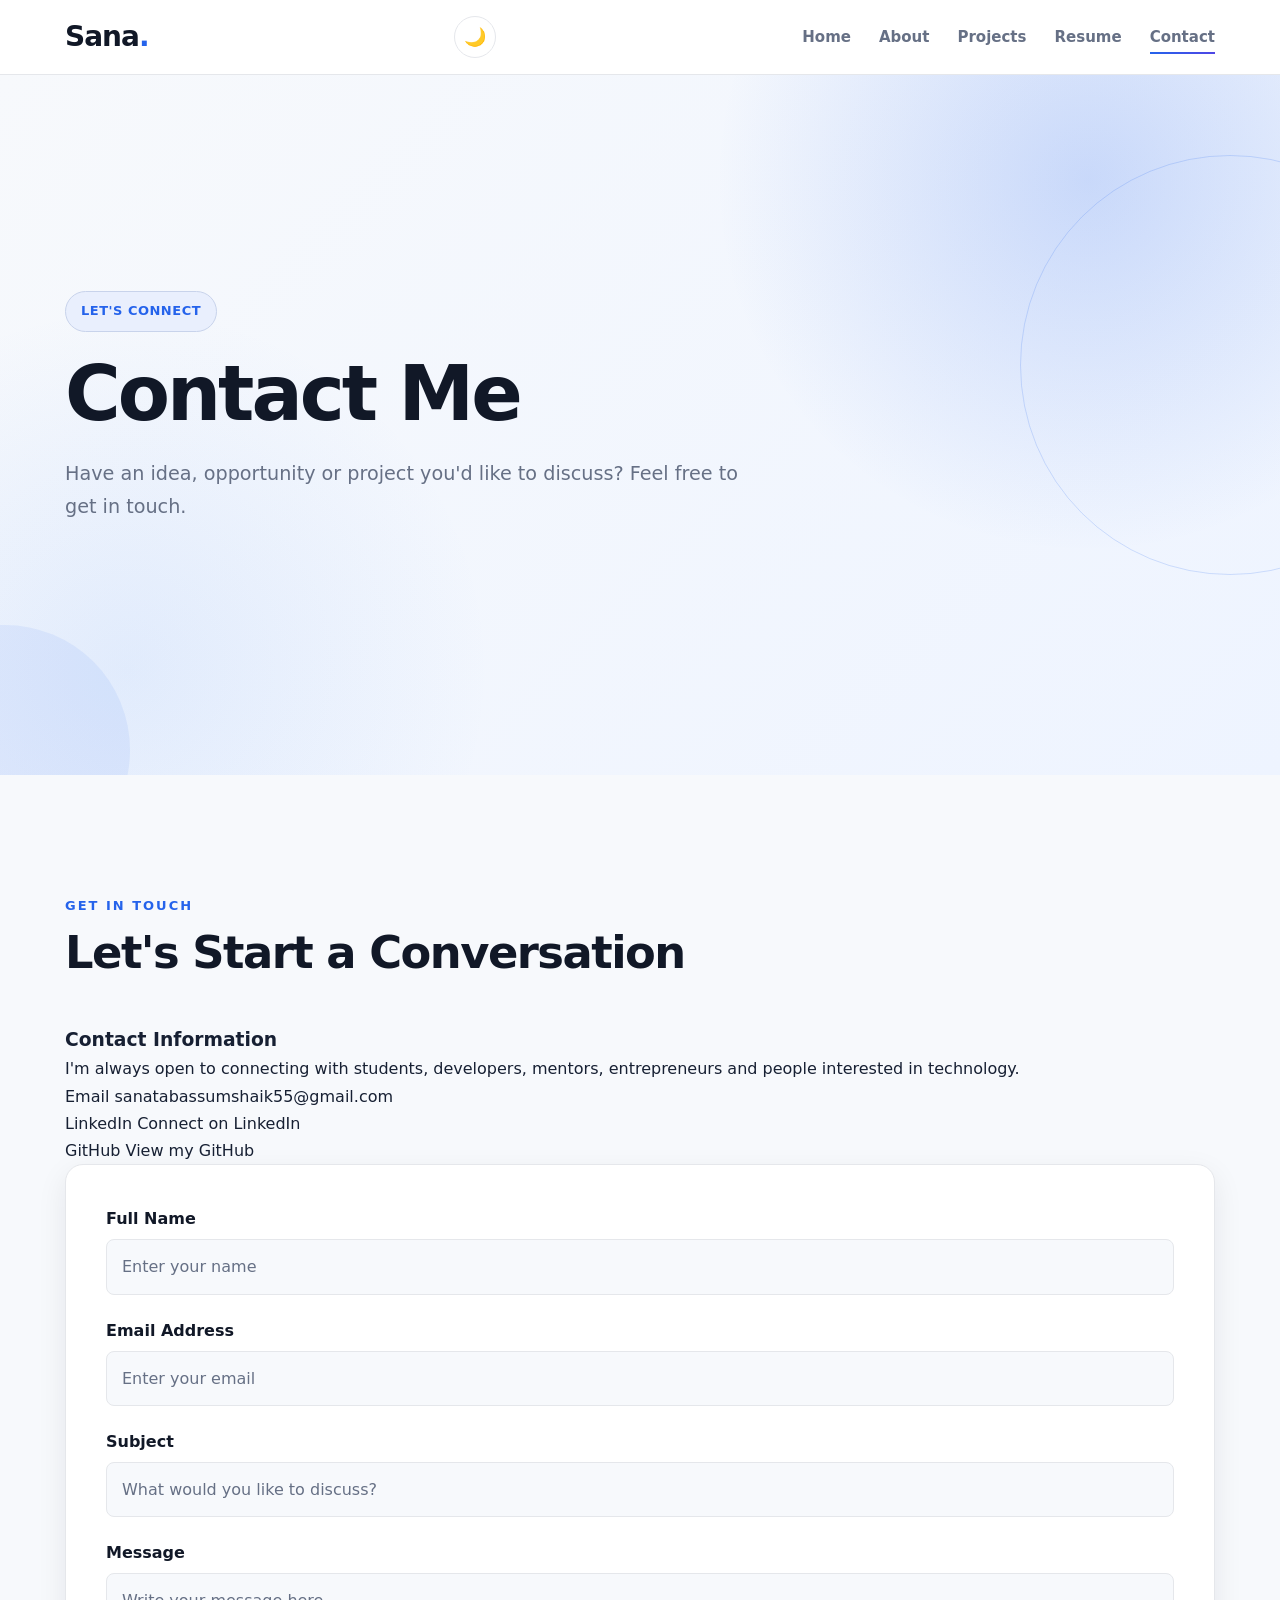
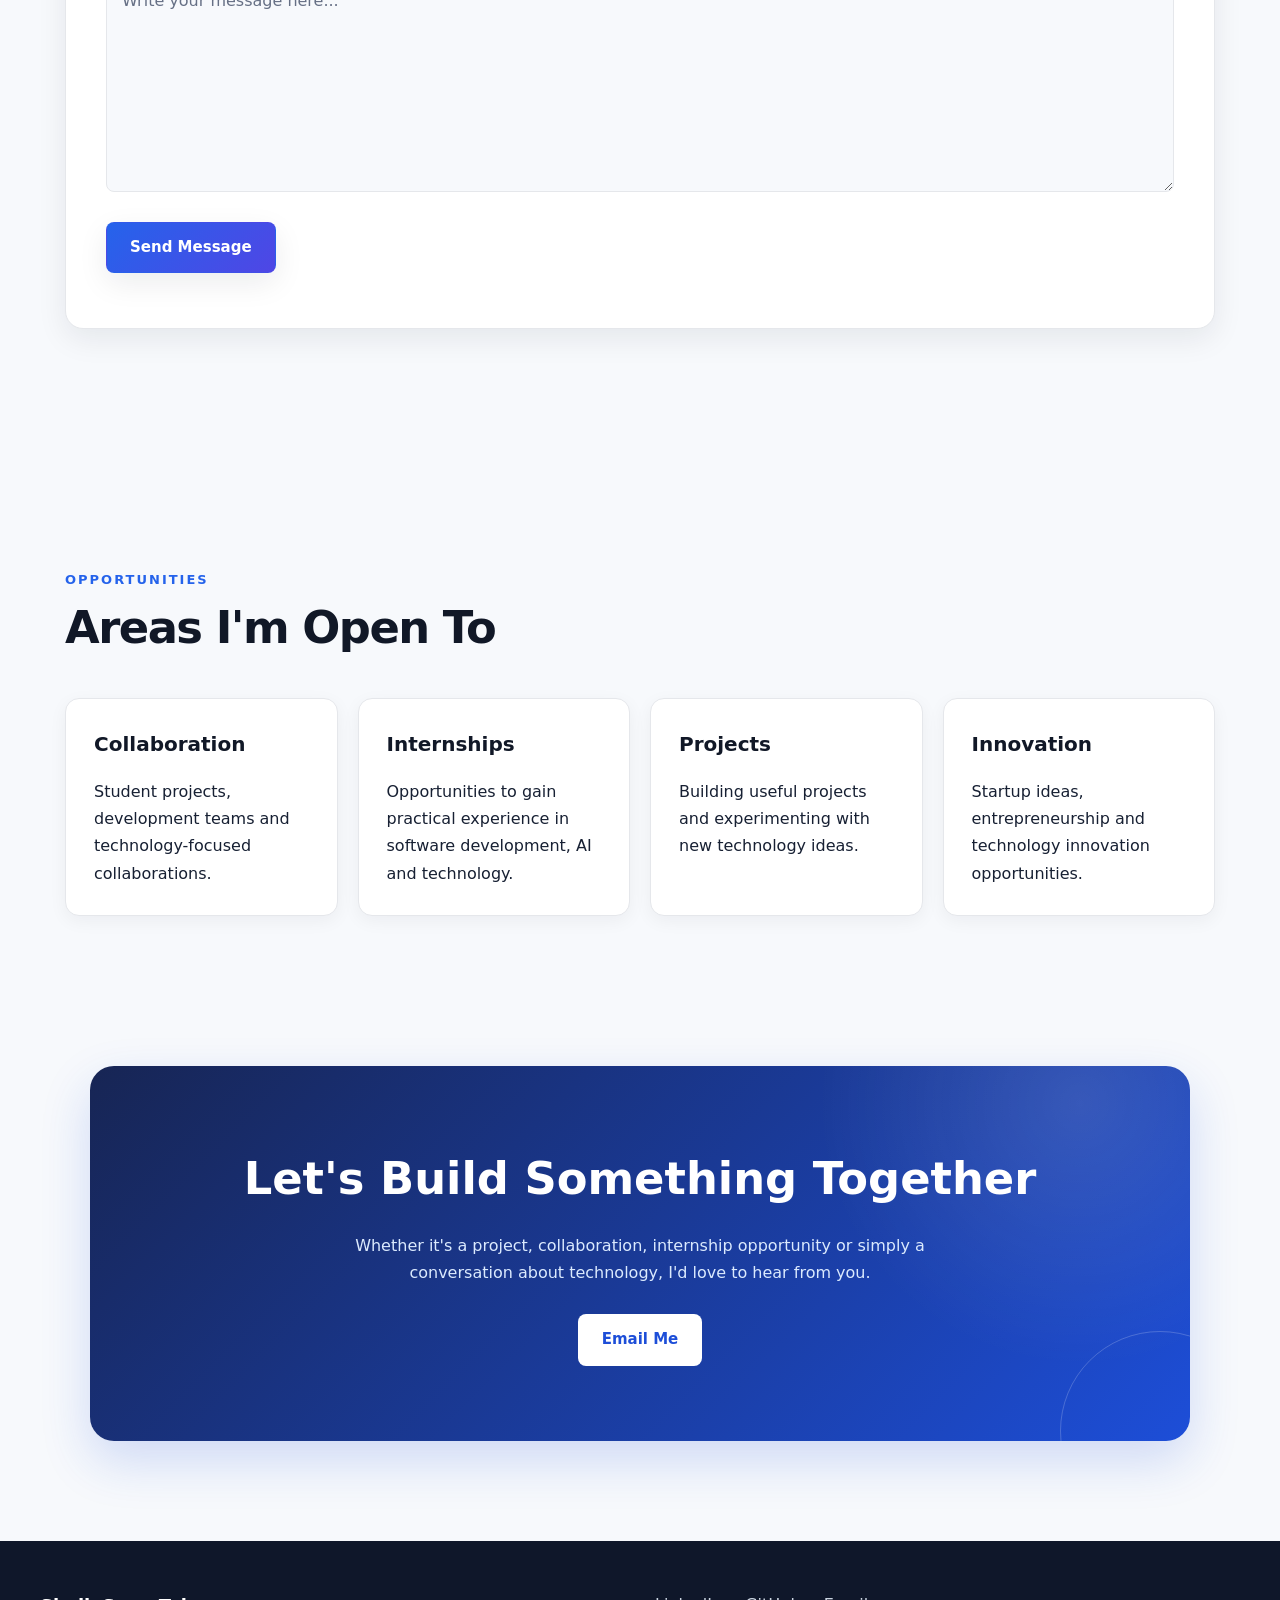
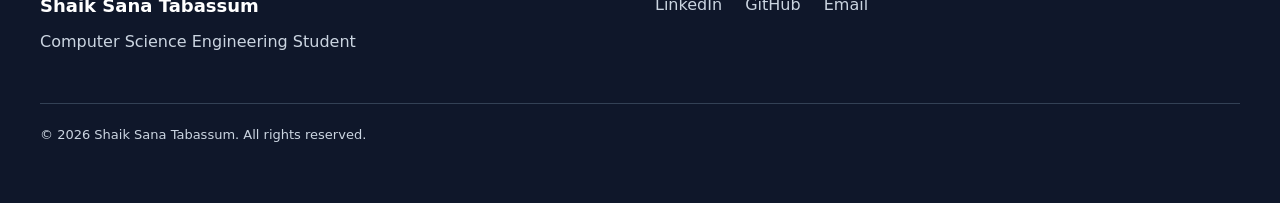
<file: contact.html>
<!DOCTYPE html>
<html lang="en">

<head>
    <meta charset="UTF-8">
    <meta name="viewport" content="width=device-width, initial-scale=1.0">

    <meta name="description"
        content="Contact Shaik Sana Tabassum - Computer Science Engineering student and technology enthusiast.">

    <title>Contact | Shaik Sana Tabassum</title>

    <link rel="stylesheet" href="css/style.css">
</head>

<body>

    <!-- Skip navigation -->
    <a href="#main-content" class="skip-link">
        Skip to main content
    </a>


    <!-- HEADER -->
    <header class="site-header">

        <nav class="navbar" aria-label="Main navigation">

            <!-- Logo -->
            <a href="index.html" class="logo">
                Sana<span>.</span>
            </a>


            <!-- Navigation controls -->
            <div class="nav-controls">

                <button
                    class="menu-toggle"
                    type="button"
                    aria-label="Open navigation menu"
                    aria-expanded="false">
                    ☰
                </button>


                <button
                    class="theme-toggle"
                    type="button"
                    aria-label="Switch to dark mode"
                    title="Switch to dark mode"
                    aria-pressed="false">
                    🌙
                </button>

            </div>


            <!-- Navigation links -->
            <ul class="nav-links">

                <li>
                    <a href="index.html">
                        Home
                    </a>
                </li>

                <li>
                    <a href="about.html">
                        About
                    </a>
                </li>

                <li>
                    <a href="projects.html">
                        Projects
                    </a>
                </li>

                <li>
                    <a href="resume.html">
                        Resume
                    </a>
                </li>

                <li>
                    <a href="contact.html" aria-current="page">
                        Contact
                    </a>
                </li>

            </ul>

        </nav>

    </header>


    <!-- MAIN CONTENT -->
    <main id="main-content">

        <!-- PAGE INTRO -->
        <section class="hero" aria-labelledby="contact-heading">

            <div class="hero-content">

                <p class="eyebrow">
                    LET'S CONNECT
                </p>

                <h1 id="contact-heading">
                    Contact Me
                </h1>

                <p class="hero-description">
                    Have an idea, opportunity or project you'd like to
                    discuss? Feel free to get in touch.
                </p>

            </div>

        </section>


        <!-- CONTACT SECTION -->
        <section class="section" aria-labelledby="contact-form-title">

            <div class="section-heading">

                <p class="section-label">
                    GET IN TOUCH
                </p>

                <h2 id="contact-form-title">
                    Let's Start a Conversation
                </h2>

            </div>


            <div class="contact-layout">

                <!-- CONTACT INFORMATION -->
                <aside class="contact-info"
                    aria-labelledby="contact-info-title">

                    <h3 id="contact-info-title">
                        Contact Information
                    </h3>

                    <p>
                        I'm always open to connecting with students,
                        developers, mentors, entrepreneurs and people
                        interested in technology.
                    </p>


                    <div class="contact-details">

                        <div class="contact-item">

                            <span
                                class="contact-label">
                                Email
                            </span>

                            <a
                                href="mailto:sanatabassumshaik55@gmail.com">
                                sanatabassumshaik55@gmail.com
                            </a>

                        </div>


                        <div class="contact-item">

                            <span
                                class="contact-label">
                                LinkedIn
                            </span>

                            <a
                                href="https://www.linkedin.com/in/shaik-sana-tabassum-b547343a9"
                                target="_blank"
                                rel="noopener noreferrer">
                                Connect on LinkedIn
                            </a>

                        </div>


                        <div class="contact-item">

                            <span
                                class="contact-label">
                                GitHub
                            </span>

                            <a
                                href="https://github.com/sanatabassumshaik"
                                target="_blank"
                                rel="noopener noreferrer">
                                View my GitHub
                            </a>

                        </div>

                    </div>

                </aside>


                <!-- CONTACT FORM -->
                <div class="contact-form-wrapper">

                    <form
                        action="#"
                        method="post"
                        aria-labelledby="contact-form-title">

                        <div class="form-group">

                            <label for="name">
                                Full Name
                            </label>

                            <input
                                type="text"
                                id="name"
                                name="name"
                                autocomplete="name"
                                placeholder="Enter your name"
                                required>

                        </div>


                        <div class="form-group">

                            <label for="email">
                                Email Address
                            </label>

                            <input
                                type="email"
                                id="email"
                                name="email"
                                autocomplete="email"
                                placeholder="Enter your email"
                                required>

                        </div>


                        <div class="form-group">

                            <label for="subject">
                                Subject
                            </label>

                            <input
                                type="text"
                                id="subject"
                                name="subject"
                                placeholder="What would you like to discuss?"
                                required>

                        </div>


                        <div class="form-group">

                            <label for="message">
                                Message
                            </label>

                            <textarea
                                id="message"
                                name="message"
                                rows="7"
                                placeholder="Write your message here..."
                                required></textarea>

                        </div>


                        <button
                            type="submit"
                            class="button">
                            Send Message
                        </button>


                        <!-- Accessible form status -->
                        <p
                            id="form-status"
                            class="form-status"
                            aria-live="polite">
                        </p>

                    </form>

                </div>

            </div>

        </section>


        <!-- OPPORTUNITIES -->
        <section class="section"
            aria-labelledby="opportunities-title">

            <div class="section-heading">

                <p class="section-label">
                    OPPORTUNITIES
                </p>

                <h2 id="opportunities-title">
                    Areas I'm Open To
                </h2>

            </div>


            <div class="skills-grid">

                <article class="skill-card">

                    <h3>
                        Collaboration
                    </h3>

                    <p>
                        Student projects, development teams and
                        technology-focused collaborations.
                    </p>

                </article>


                <article class="skill-card">

                    <h3>
                        Internships
                    </h3>

                    <p>
                        Opportunities to gain practical experience in
                        software development, AI and technology.
                    </p>

                </article>


                <article class="skill-card">

                    <h3>
                        Projects
                    </h3>

                    <p>
                        Building useful projects and experimenting with
                        new technology ideas.
                    </p>

                </article>


                <article class="skill-card">

                    <h3>
                        Innovation
                    </h3>

                    <p>
                        Startup ideas, entrepreneurship and technology
                        innovation opportunities.
                    </p>

                </article>

            </div>

        </section>


        <!-- CTA -->
        <section class="cta" aria-labelledby="cta-title">

            <h2 id="cta-title">
                Let's Build Something Together
            </h2>

            <p>
                Whether it's a project, collaboration, internship
                opportunity or simply a conversation about technology,
                I'd love to hear from you.
            </p>

            <a
                href="mailto:sanatabassumshaik55@gmail.com"
                class="button">
                Email Me
            </a>

        </section>

    </main>


    <!-- FOOTER -->
    <footer class="site-footer">

        <div>

            <p>
                <strong>
                    Shaik Sana Tabassum
                </strong>
            </p>

            <p>
                Computer Science Engineering Student
            </p>

        </div>


        <div>

            <a
                href="https://www.linkedin.com/in/shaik-sana-tabassum-b547343a9"
                target="_blank"
                rel="noopener noreferrer">
                LinkedIn
            </a>

            <a
                href="https://github.com/sanatabassumshaik"
                target="_blank"
                rel="noopener noreferrer">
                GitHub
            </a>

            <a
                href="mailto:sanatabassumshaik55@gmail.com">
                Email
            </a>

        </div>


        <p class="copyright">
            © 2026 Shaik Sana Tabassum. All rights reserved.
        </p>

    </footer>


    <!-- JAVASCRIPT -->
    <script src="js/script.js"></script>

</body>

</html>
</file>
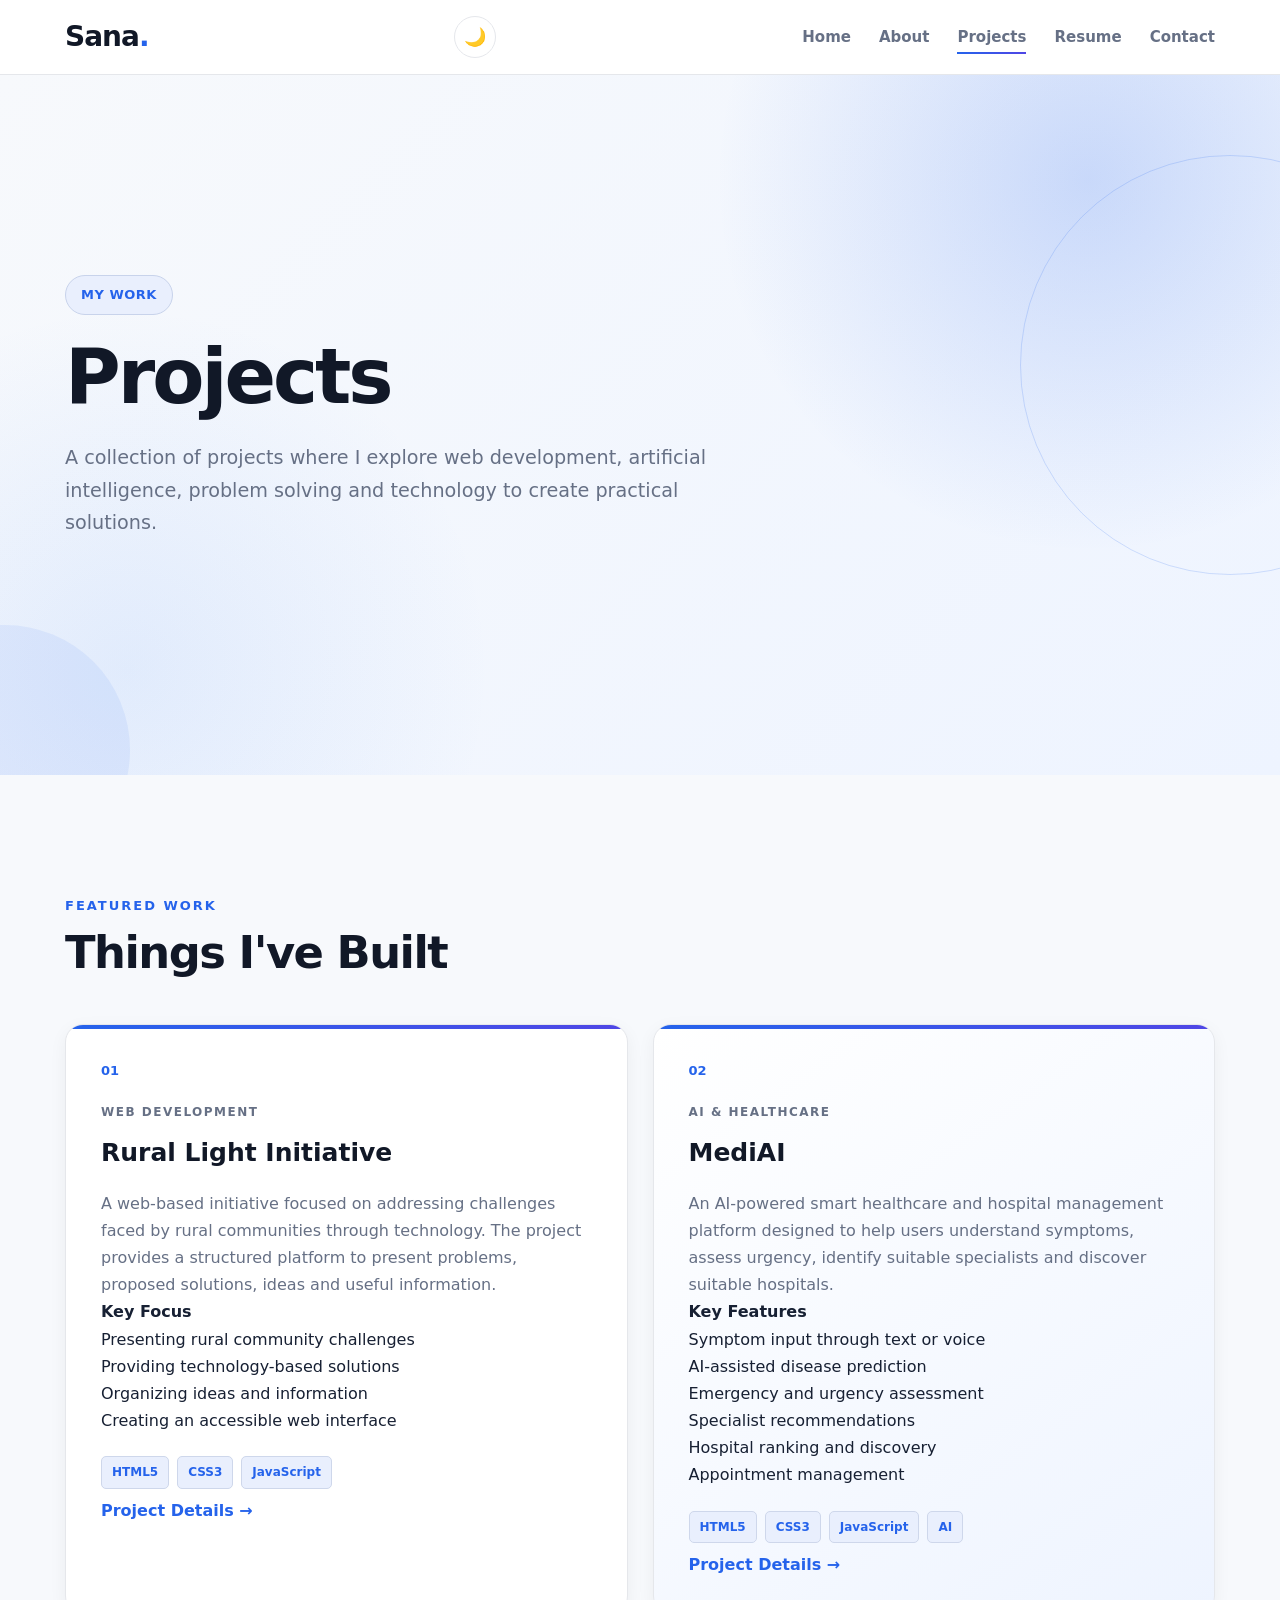
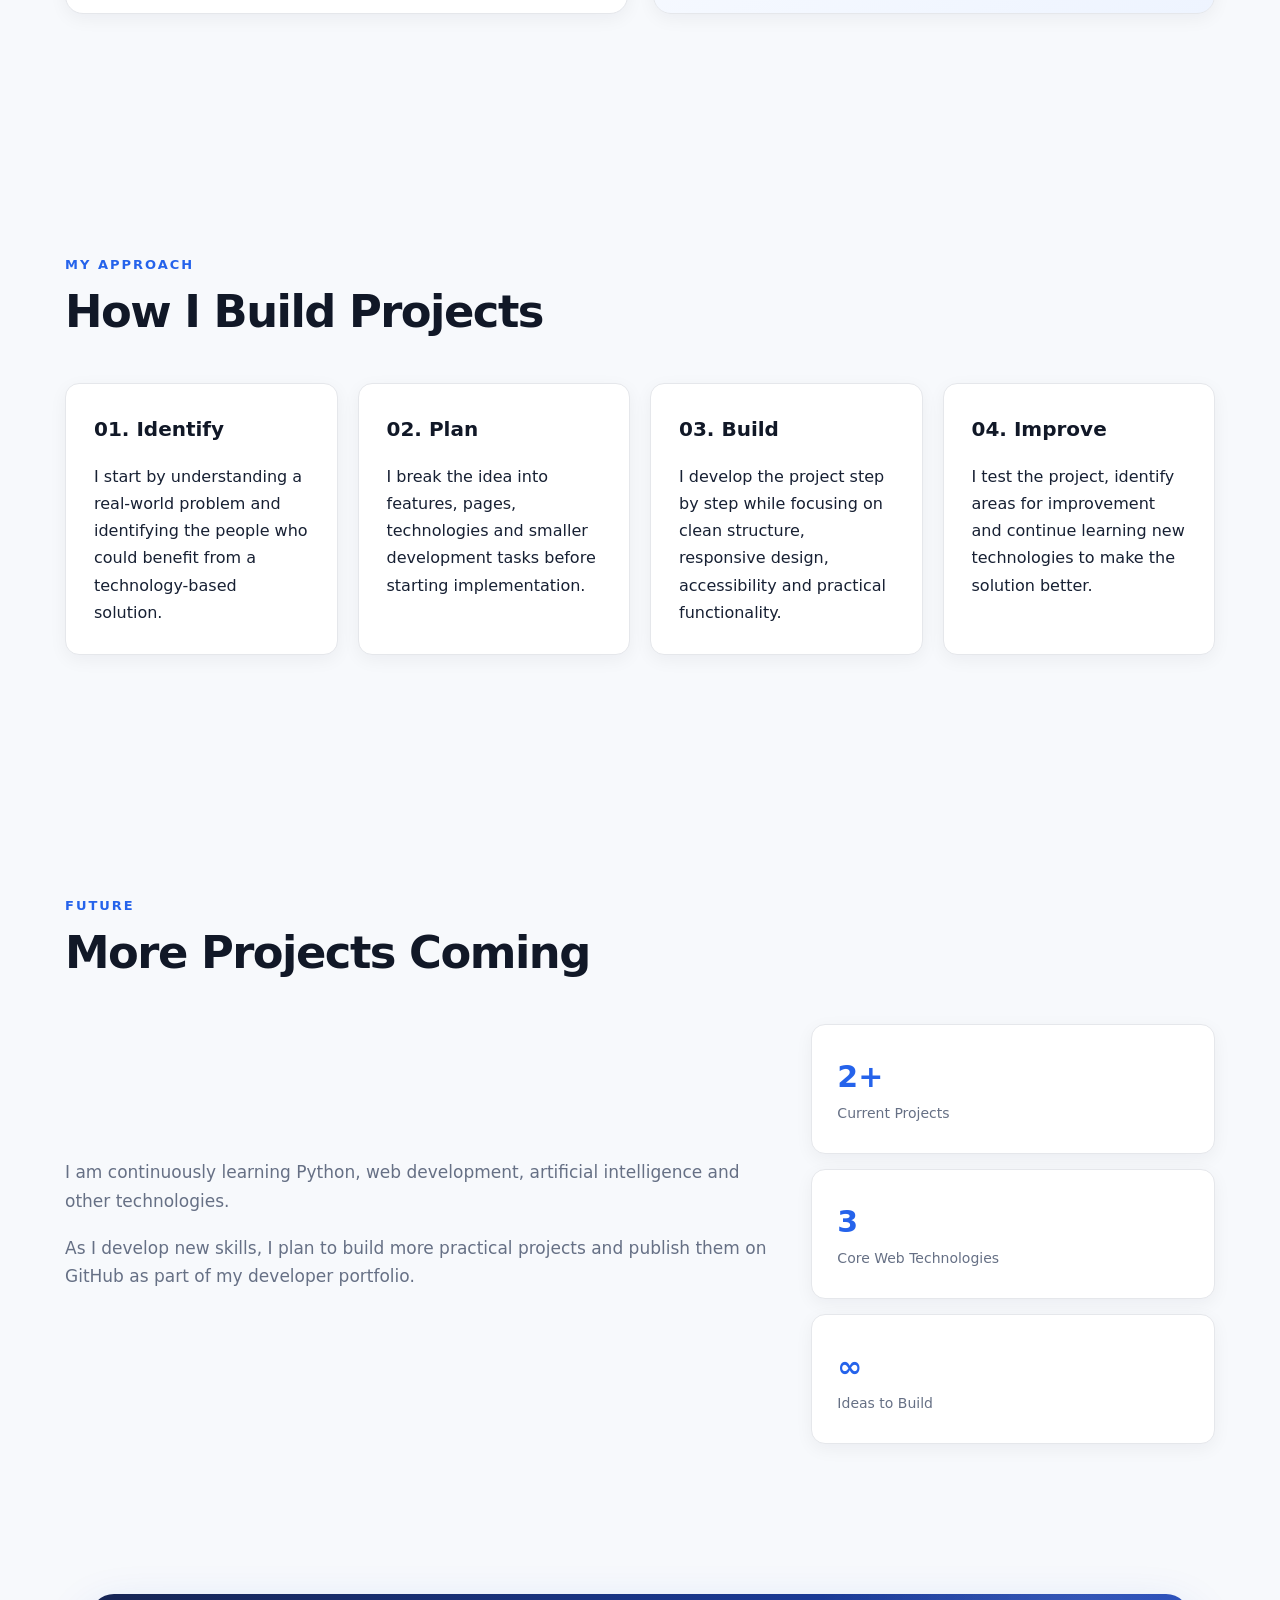
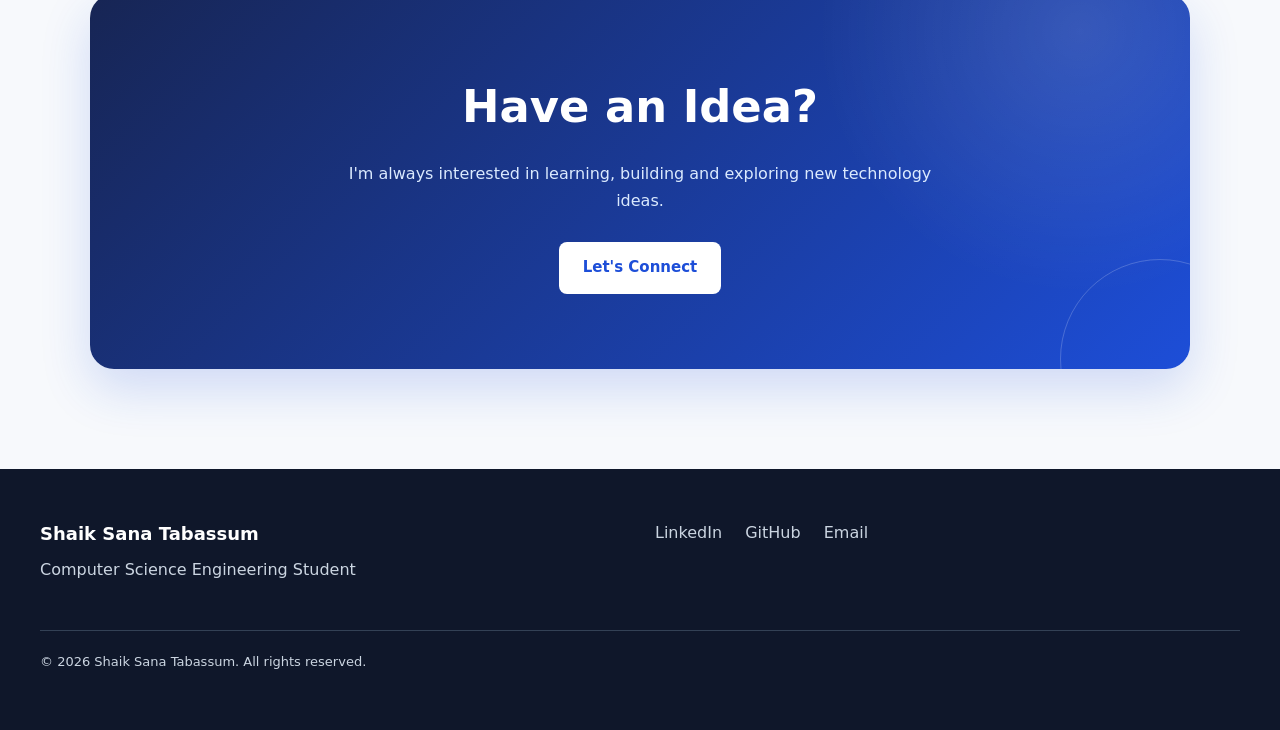
<file: projects.html>
<!DOCTYPE html>
<html lang="en">

<head>
    <meta charset="UTF-8">
    <meta name="viewport" content="width=device-width, initial-scale=1.0">

    <meta name="description"
        content="Projects by Shaik Sana Tabassum - Web development, AI and technology projects.">

    <title>Projects | Shaik Sana Tabassum</title>

    <link rel="stylesheet" href="css/style.css">
</head>

<body>

    <!-- Skip navigation -->
    <a href="#main-content" class="skip-link">
        Skip to main content
    </a>


    <!-- HEADER -->
    <header class="site-header">

        <nav class="navbar" aria-label="Main navigation">

            <!-- Logo -->
            <a href="index.html" class="logo">
                Sana<span>.</span>
            </a>


            <!-- Navigation controls -->
            <div class="nav-controls">

                <button
                    class="menu-toggle"
                    type="button"
                    aria-label="Open navigation menu"
                    aria-expanded="false">
                    ☰
                </button>


                <button
                    class="theme-toggle"
                    type="button"
                    aria-label="Switch to dark mode"
                    title="Switch to dark mode"
                    aria-pressed="false">
                    🌙
                </button>

            </div>


            <!-- Navigation links -->
            <ul class="nav-links">

                <li>
                    <a href="index.html">
                        Home
                    </a>
                </li>

                <li>
                    <a href="about.html">
                        About
                    </a>
                </li>

                <li>
                    <a href="projects.html" aria-current="page">
                        Projects
                    </a>
                </li>

                <li>
                    <a href="resume.html">
                        Resume
                    </a>
                </li>

                <li>
                    <a href="contact.html">
                        Contact
                    </a>
                </li>

            </ul>

        </nav>

    </header>


    <!-- MAIN CONTENT -->
    <main id="main-content">

        <!-- PAGE INTRO -->
        <section class="hero" aria-labelledby="projects-heading">

            <div class="hero-content">

                <p class="eyebrow">
                    MY WORK
                </p>

                <h1 id="projects-heading">
                    Projects
                </h1>

                <p class="hero-description">
                    A collection of projects where I explore web development,
                    artificial intelligence, problem solving and technology
                    to create practical solutions.
                </p>

            </div>

        </section>


        <!-- PROJECTS -->
        <section class="section" aria-labelledby="project-list-title">

            <div class="section-heading">

                <p class="section-label">
                    FEATURED WORK
                </p>

                <h2 id="project-list-title">
                    Things I've Built
                </h2>

            </div>


            <div class="projects-grid">

                <!-- PROJECT 01 -->
                <article class="project-card">

                    <div class="project-number">
                        01
                    </div>

                    <p class="experience-tag">
                        WEB DEVELOPMENT
                    </p>

                    <h3>
                        Rural Light Initiative
                    </h3>

                    <p>
                        A web-based initiative focused on addressing
                        challenges faced by rural communities through
                        technology. The project provides a structured
                        platform to present problems, proposed solutions,
                        ideas and useful information.
                    </p>


                    <h4>
                        Key Focus
                    </h4>

                    <ul>
                        <li>
                            Presenting rural community challenges
                        </li>

                        <li>
                            Providing technology-based solutions
                        </li>

                        <li>
                            Organizing ideas and information
                        </li>

                        <li>
                            Creating an accessible web interface
                        </li>
                    </ul>


                    <div class="tech-list">

                        <span>HTML5</span>
                        <span>CSS3</span>
                        <span>JavaScript</span>

                    </div>


                    <a
                        href="projects.html"
                        class="text-link">
                        Project Details →
                    </a>

                </article>


                <!-- PROJECT 02 -->
                <article class="project-card featured-project">

                    <div class="project-number">
                        02
                    </div>

                    <p class="experience-tag">
                        AI & HEALTHCARE
                    </p>

                    <h3>
                        MediAI
                    </h3>

                    <p>
                        An AI-powered smart healthcare and hospital management
                        platform designed to help users understand symptoms,
                        assess urgency, identify suitable specialists and
                        discover suitable hospitals.
                    </p>


                    <h4>
                        Key Features
                    </h4>

                    <ul>
                        <li>
                            Symptom input through text or voice
                        </li>

                        <li>
                            AI-assisted disease prediction
                        </li>

                        <li>
                            Emergency and urgency assessment
                        </li>

                        <li>
                            Specialist recommendations
                        </li>

                        <li>
                            Hospital ranking and discovery
                        </li>

                        <li>
                            Appointment management
                        </li>

                    </ul>


                    <div class="tech-list">

                        <span>HTML5</span>
                        <span>CSS3</span>
                        <span>JavaScript</span>
                        <span>AI</span>

                    </div>


                    <a
                        href="projects.html"
                        class="text-link">
                        Project Details →
                    </a>

                </article>

            </div>

        </section>


        <!-- PROJECT DEVELOPMENT APPROACH -->
        <section class="section" aria-labelledby="approach-title">

            <div class="section-heading">

                <p class="section-label">
                    MY APPROACH
                </p>

                <h2 id="approach-title">
                    How I Build Projects
                </h2>

            </div>


            <div class="skills-grid">

                <article class="skill-card">

                    <h3>
                        01. Identify
                    </h3>

                    <p>
                        I start by understanding a real-world problem and
                        identifying the people who could benefit from a
                        technology-based solution.
                    </p>

                </article>


                <article class="skill-card">

                    <h3>
                        02. Plan
                    </h3>

                    <p>
                        I break the idea into features, pages, technologies
                        and smaller development tasks before starting
                        implementation.
                    </p>

                </article>


                <article class="skill-card">

                    <h3>
                        03. Build
                    </h3>

                    <p>
                        I develop the project step by step while focusing on
                        clean structure, responsive design, accessibility
                        and practical functionality.
                    </p>

                </article>


                <article class="skill-card">

                    <h3>
                        04. Improve
                    </h3>

                    <p>
                        I test the project, identify areas for improvement
                        and continue learning new technologies to make the
                        solution better.
                    </p>

                </article>

            </div>

        </section>


        <!-- FUTURE PROJECTS -->
        <section class="section" aria-labelledby="future-title">

            <div class="section-heading">

                <p class="section-label">
                    FUTURE
                </p>

                <h2 id="future-title">
                    More Projects Coming
                </h2>

            </div>


            <div class="about-preview">

                <div>

                    <p>
                        I am continuously learning Python, web development,
                        artificial intelligence and other technologies.
                    </p>

                    <p>
                        As I develop new skills, I plan to build more
                        practical projects and publish them on GitHub as
                        part of my developer portfolio.
                    </p>

                </div>


                <aside class="quick-stats"
                    aria-label="Project development highlights">

                    <div>
                        <strong>2+</strong>
                        <span>Current Projects</span>
                    </div>

                    <div>
                        <strong>3</strong>
                        <span>Core Web Technologies</span>
                    </div>

                    <div>
                        <strong>∞</strong>
                        <span>Ideas to Build</span>
                    </div>

                </aside>

            </div>

        </section>


        <!-- CTA -->
        <section class="cta" aria-labelledby="cta-title">

            <h2 id="cta-title">
                Have an Idea?
            </h2>

            <p>
                I'm always interested in learning, building and exploring
                new technology ideas.
            </p>

            <a
                href="contact.html"
                class="button">
                Let's Connect
            </a>

        </section>

    </main>


    <!-- FOOTER -->
    <footer class="site-footer">

        <div>

            <p>
                <strong>
                    Shaik Sana Tabassum
                </strong>
            </p>

            <p>
                Computer Science Engineering Student
            </p>

        </div>


        <div>

            <a
                href="https://www.linkedin.com/in/shaik-sana-tabassum-b547343a9"
                target="_blank"
                rel="noopener noreferrer">
                LinkedIn
            </a>

            <a
                href="https://github.com/sanatabassumshaik"
                target="_blank"
                rel="noopener noreferrer">
                GitHub
            </a>

            <a href="mailto:sanatabassumshaik55@gmail.com">
                Email
            </a>

        </div>


        <p class="copyright">
            © 2026 Shaik Sana Tabassum. All rights reserved.
        </p>

    </footer>


    <!-- JAVASCRIPT -->
    <script src="js/script.js"></script>

</body>

</html>
</file>
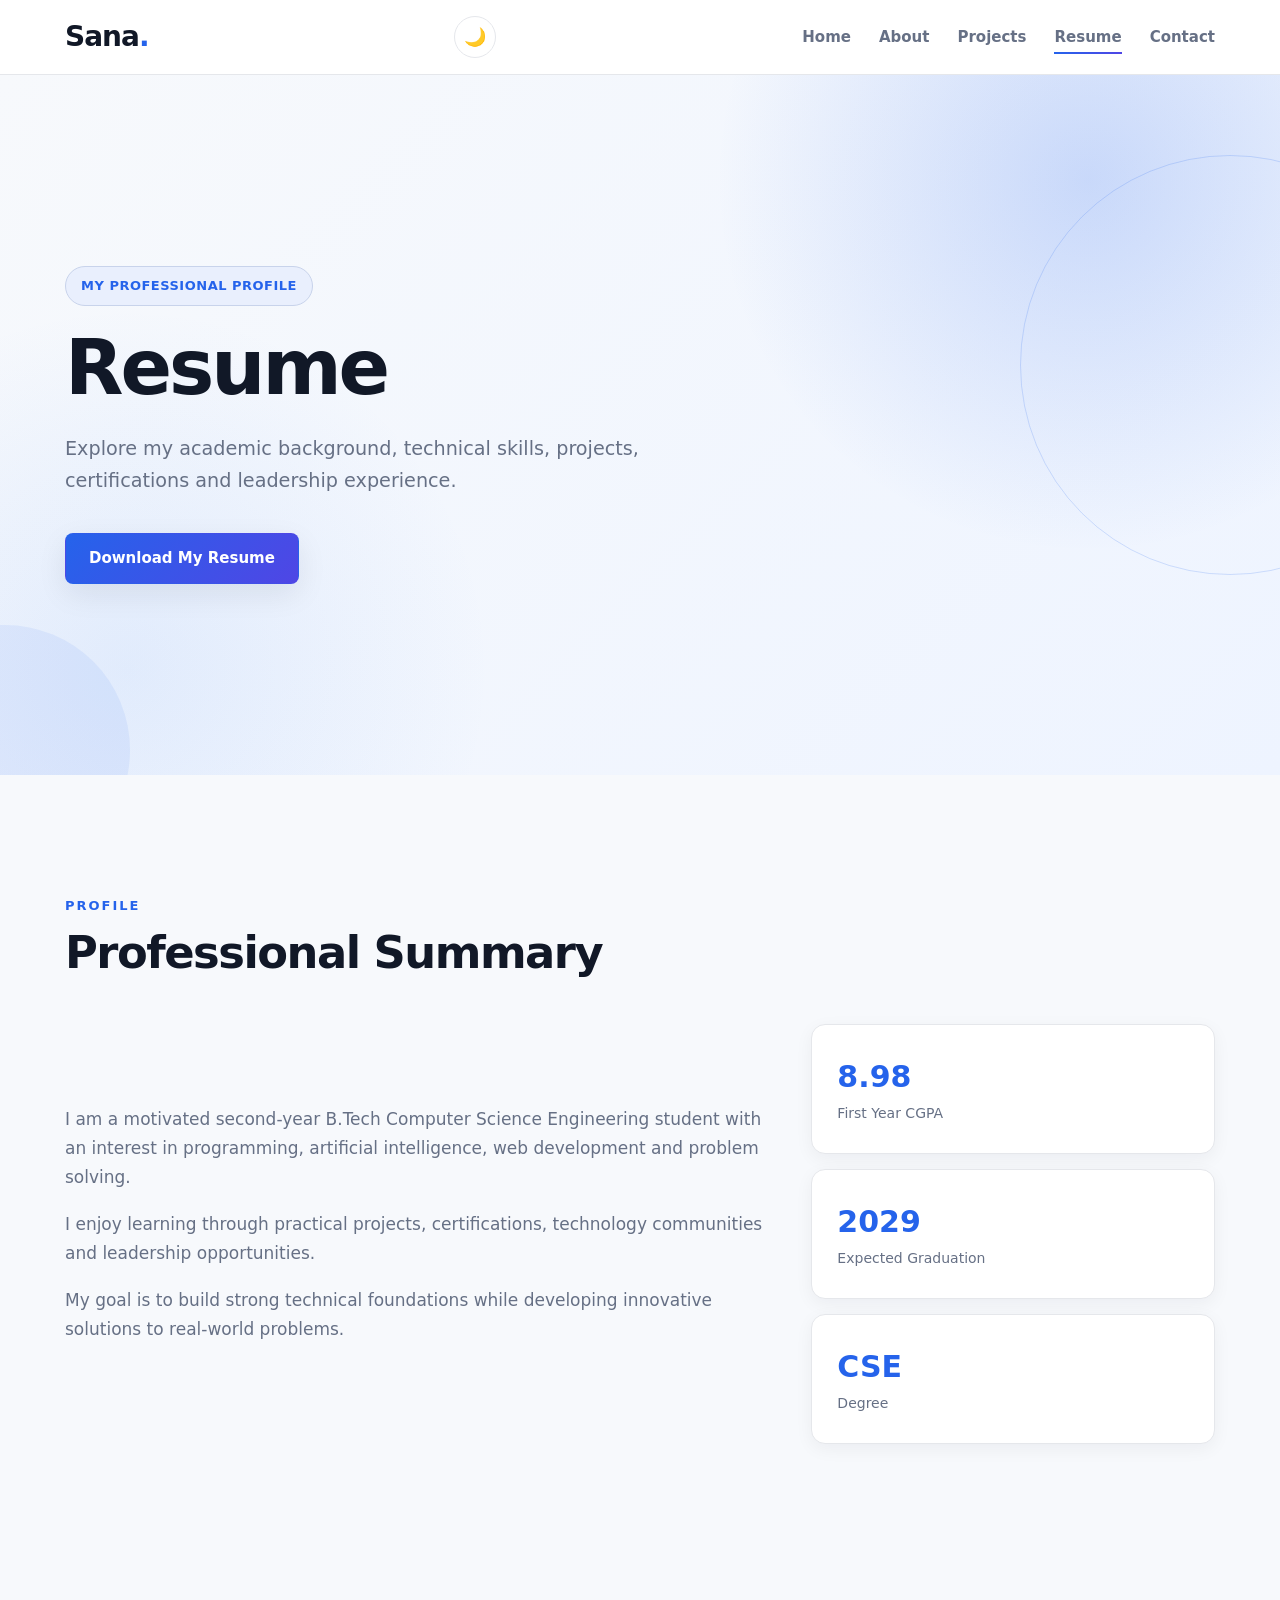
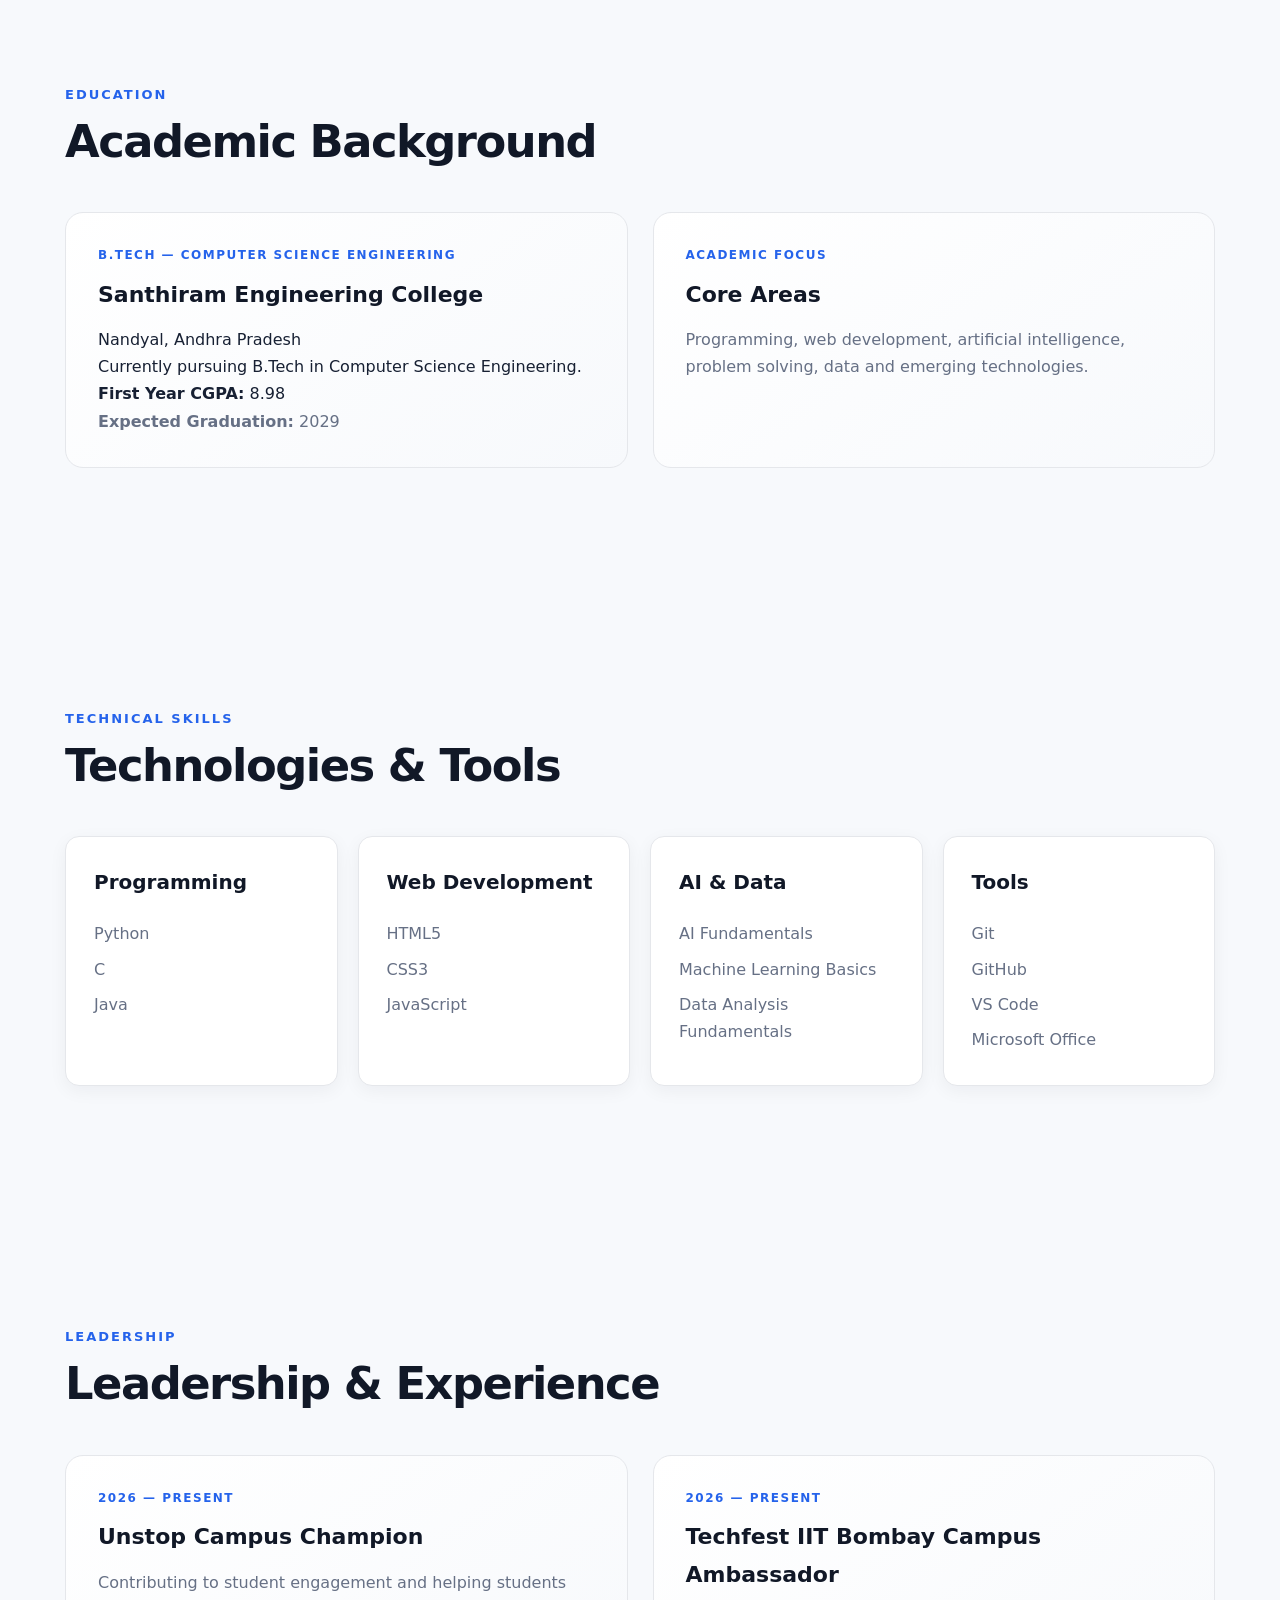
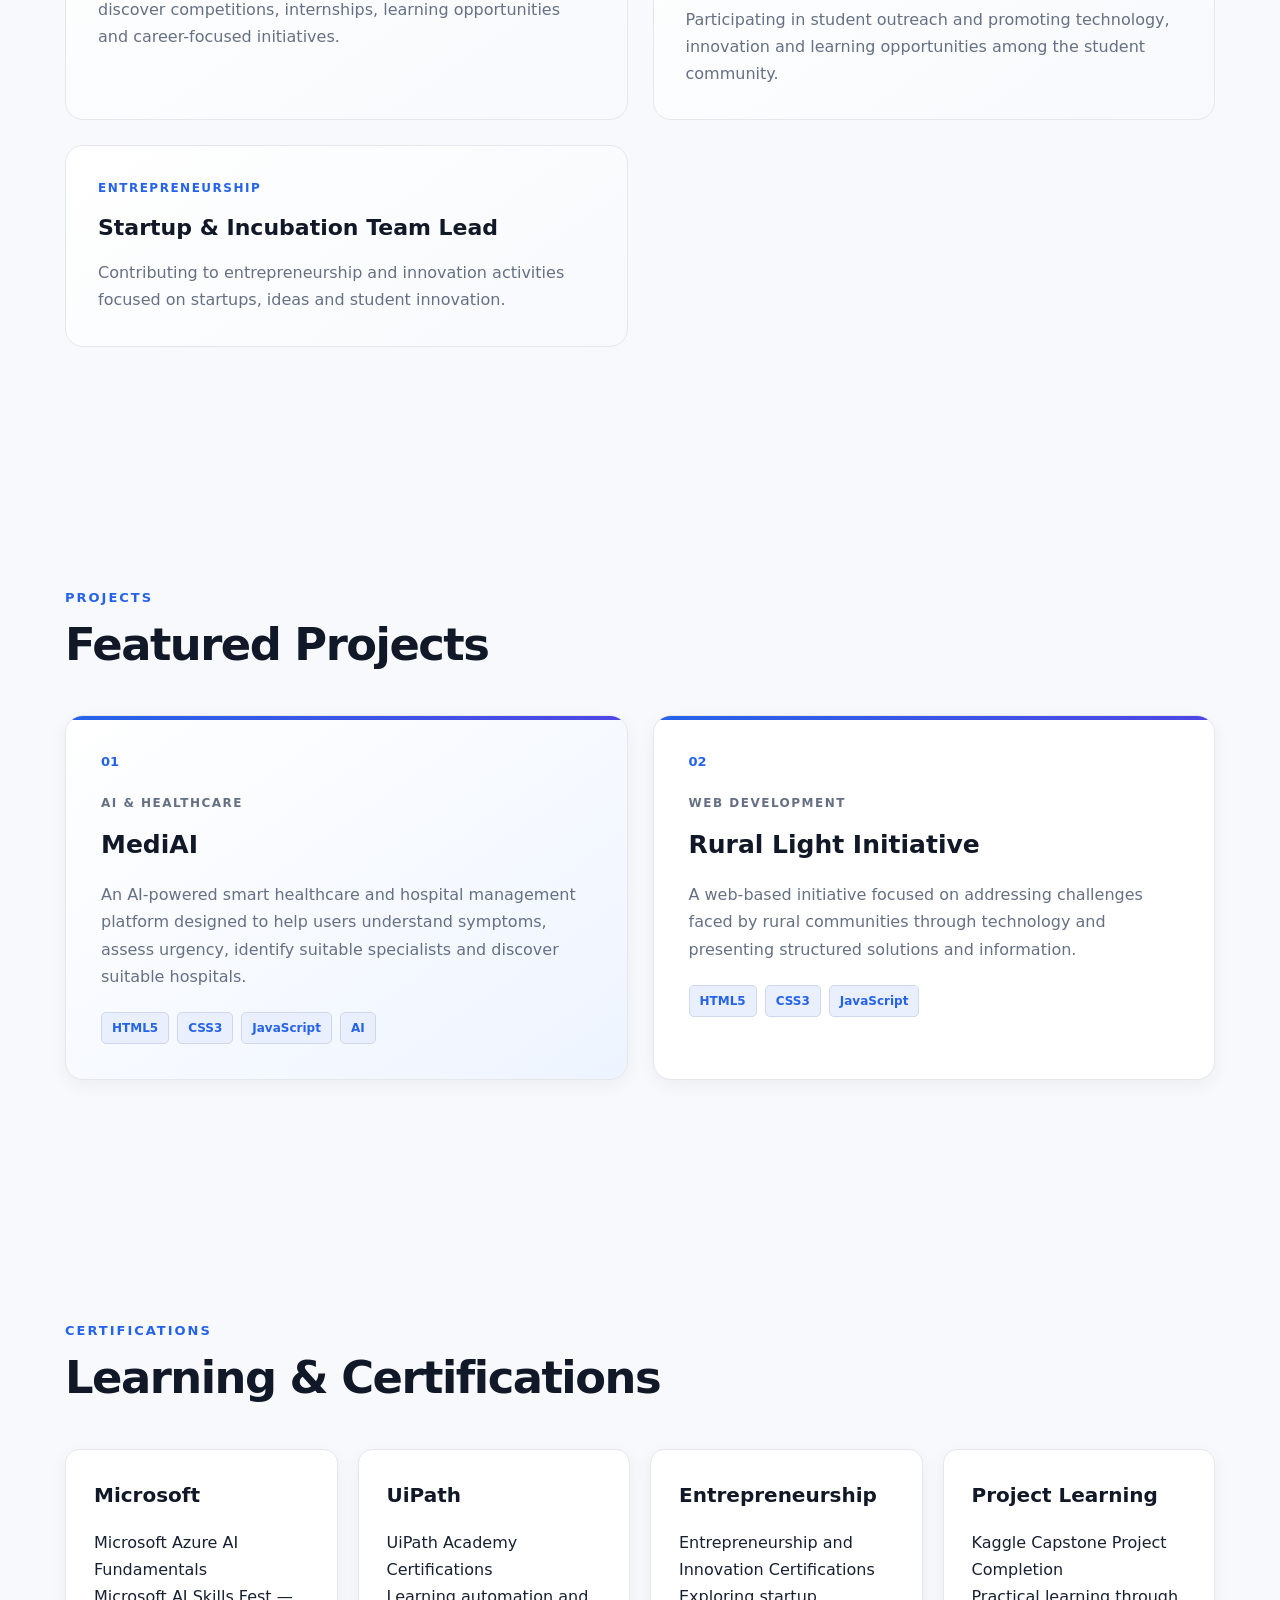
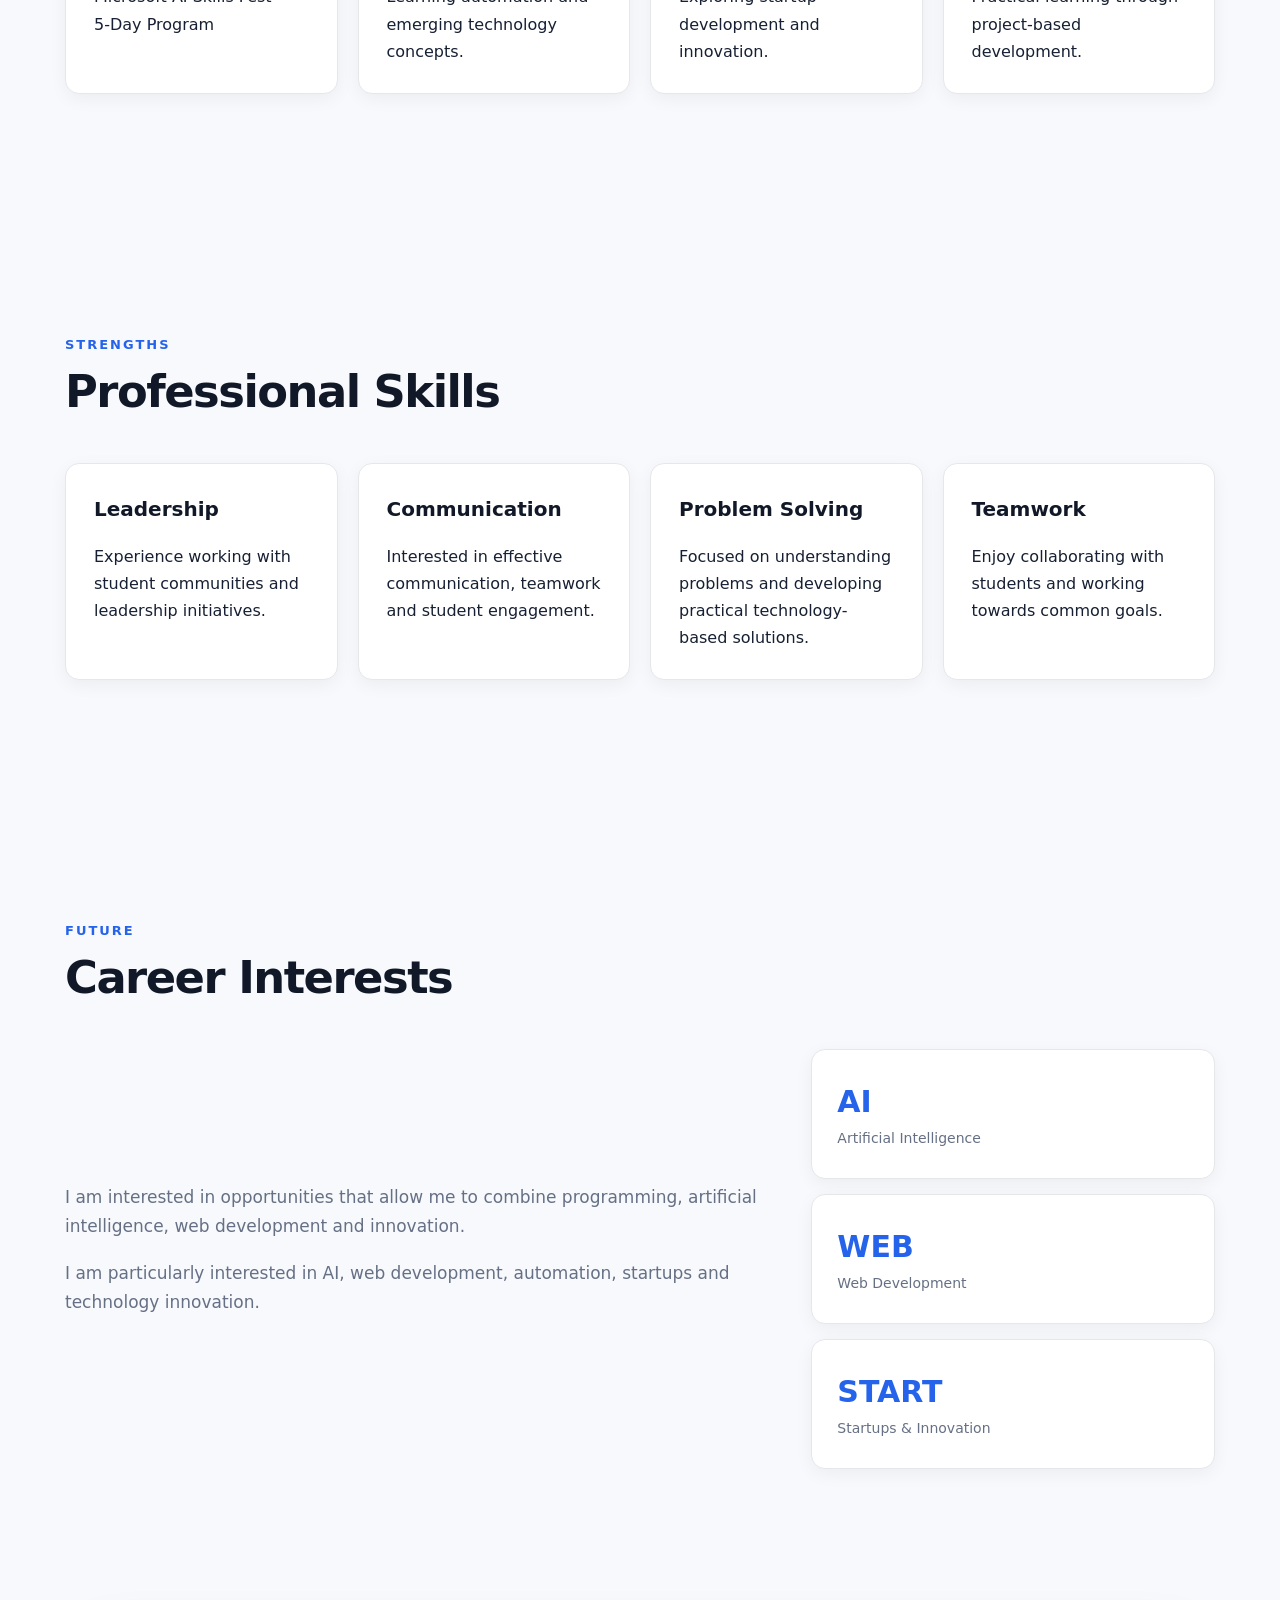
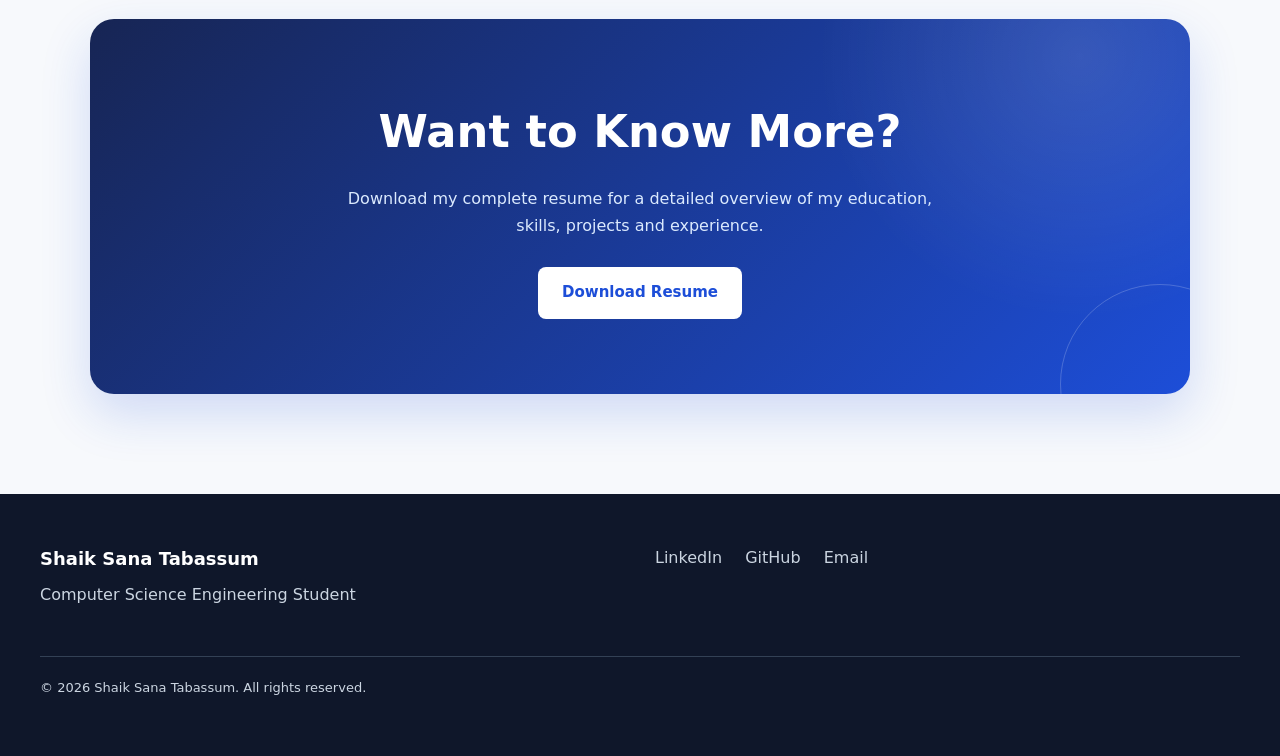
<file: resume.html>
<!DOCTYPE html>
<html lang="en">

<head>
    <meta charset="UTF-8">
    <meta name="viewport" content="width=device-width, initial-scale=1.0">

    <meta name="description"
        content="Resume of Shaik Sana Tabassum - Computer Science Engineering student, developer and technology enthusiast.">

    <title>Resume | Shaik Sana Tabassum</title>

    <link rel="stylesheet" href="css/style.css">
</head>

<body>

    <!-- Skip navigation -->
    <a href="#main-content" class="skip-link">
        Skip to main content
    </a>


    <!-- HEADER -->
    <header class="site-header">

        <nav class="navbar" aria-label="Main navigation">

            <!-- Logo -->
            <a href="index.html" class="logo">
                Sana<span>.</span>
            </a>


            <!-- Navigation controls -->
            <div class="nav-controls">

                <button
                    class="menu-toggle"
                    type="button"
                    aria-label="Open navigation menu"
                    aria-expanded="false">
                    ☰
                </button>


                <button
                    class="theme-toggle"
                    type="button"
                    aria-label="Switch to dark mode"
                    title="Switch to dark mode"
                    aria-pressed="false">
                    🌙
                </button>

            </div>


            <!-- Navigation links -->
            <ul class="nav-links">

                <li>
                    <a href="index.html">
                        Home
                    </a>
                </li>

                <li>
                    <a href="about.html">
                        About
                    </a>
                </li>

                <li>
                    <a href="projects.html">
                        Projects
                    </a>
                </li>

                <li>
                    <a href="resume.html" aria-current="page">
                        Resume
                    </a>
                </li>

                <li>
                    <a href="contact.html">
                        Contact
                    </a>
                </li>

            </ul>

        </nav>

    </header>


    <!-- MAIN CONTENT -->
    <main id="main-content">

        <!-- PAGE INTRO -->
        <section class="hero" aria-labelledby="resume-heading">

            <div class="hero-content">

                <p class="eyebrow">
                    MY PROFESSIONAL PROFILE
                </p>

                <h1 id="resume-heading">
                    Resume
                </h1>

                <p class="hero-description">
                    Explore my academic background, technical skills,
                    projects, certifications and leadership experience.
                </p>

                <div class="hero-buttons">

                    <a
                        href="documents/resume.pdf"
                        class="button"
                        download>
                        Download My Resume
                    </a>

                </div>

            </div>

        </section>


        <!-- PROFILE SUMMARY -->
        <section class="section" aria-labelledby="summary-title">

            <div class="section-heading">

                <p class="section-label">
                    PROFILE
                </p>

                <h2 id="summary-title">
                    Professional Summary
                </h2>

            </div>


            <div class="about-preview">

                <div>

                    <p>
                        I am a motivated second-year B.Tech Computer Science
                        Engineering student with an interest in programming,
                        artificial intelligence, web development and
                        problem solving.
                    </p>

                    <p>
                        I enjoy learning through practical projects,
                        certifications, technology communities and
                        leadership opportunities.
                    </p>

                    <p>
                        My goal is to build strong technical foundations
                        while developing innovative solutions to real-world
                        problems.
                    </p>

                </div>


                <aside
                    class="quick-stats"
                    aria-label="Academic highlights">

                    <div>
                        <strong>8.98</strong>
                        <span>First Year CGPA</span>
                    </div>

                    <div>
                        <strong>2029</strong>
                        <span>Expected Graduation</span>
                    </div>

                    <div>
                        <strong>CSE</strong>
                        <span>Degree</span>
                    </div>

                </aside>

            </div>

        </section>


        <!-- EDUCATION -->
        <section class="section" aria-labelledby="education-title">

            <div class="section-heading">

                <p class="section-label">
                    EDUCATION
                </p>

                <h2 id="education-title">
                    Academic Background
                </h2>

            </div>


            <div class="experience-grid">

                <article class="experience-card">

                    <p class="experience-tag">
                        B.TECH — COMPUTER SCIENCE ENGINEERING
                    </p>

                    <h3>
                        Santhiram Engineering College
                    </h3>

                    <p>
                        Nandyal, Andhra Pradesh
                    </p>

                    <p>
                        Currently pursuing B.Tech in Computer Science
                        Engineering.
                    </p>

                    <p>
                        <strong>First Year CGPA:</strong> 8.98
                    </p>

                    <p>
                        <strong>Expected Graduation:</strong> 2029
                    </p>

                </article>


                <article class="experience-card">

                    <p class="experience-tag">
                        ACADEMIC FOCUS
                    </p>

                    <h3>
                        Core Areas
                    </h3>

                    <p>
                        Programming, web development, artificial
                        intelligence, problem solving, data and emerging
                        technologies.
                    </p>

                </article>

            </div>

        </section>


        <!-- TECHNICAL SKILLS -->
        <section class="section" aria-labelledby="skills-title">

            <div class="section-heading">

                <p class="section-label">
                    TECHNICAL SKILLS
                </p>

                <h2 id="skills-title">
                    Technologies & Tools
                </h2>

            </div>


            <div class="skills-grid">

                <article class="skill-card">

                    <h3>
                        Programming
                    </h3>

                    <ul>
                        <li>Python</li>
                        <li>C</li>
                        <li>Java</li>
                    </ul>

                </article>


                <article class="skill-card">

                    <h3>
                        Web Development
                    </h3>

                    <ul>
                        <li>HTML5</li>
                        <li>CSS3</li>
                        <li>JavaScript</li>
                    </ul>

                </article>


                <article class="skill-card">

                    <h3>
                        AI & Data
                    </h3>

                    <ul>
                        <li>AI Fundamentals</li>
                        <li>Machine Learning Basics</li>
                        <li>Data Analysis Fundamentals</li>
                    </ul>

                </article>


                <article class="skill-card">

                    <h3>
                        Tools
                    </h3>

                    <ul>
                        <li>Git</li>
                        <li>GitHub</li>
                        <li>VS Code</li>
                        <li>Microsoft Office</li>
                    </ul>

                </article>

            </div>

        </section>


        <!-- LEADERSHIP -->
        <section class="section" aria-labelledby="leadership-title">

            <div class="section-heading">

                <p class="section-label">
                    LEADERSHIP
                </p>

                <h2 id="leadership-title">
                    Leadership & Experience
                </h2>

            </div>


            <div class="experience-grid">

                <article class="experience-card">

                    <p class="experience-tag">
                        2026 — PRESENT
                    </p>

                    <h3>
                        Unstop Campus Champion
                    </h3>

                    <p>
                        Contributing to student engagement and helping
                        students discover competitions, internships,
                        learning opportunities and career-focused
                        initiatives.
                    </p>

                </article>


                <article class="experience-card">

                    <p class="experience-tag">
                        2026 — PRESENT
                    </p>

                    <h3>
                        Techfest IIT Bombay Campus Ambassador
                    </h3>

                    <p>
                        Participating in student outreach and promoting
                        technology, innovation and learning opportunities
                        among the student community.
                    </p>

                </article>


                <article class="experience-card">

                    <p class="experience-tag">
                        ENTREPRENEURSHIP
                    </p>

                    <h3>
                        Startup & Incubation Team Lead
                    </h3>

                    <p>
                        Contributing to entrepreneurship and innovation
                        activities focused on startups, ideas and student
                        innovation.
                    </p>

                </article>

            </div>

        </section>


        <!-- PROJECTS -->
        <section class="section" aria-labelledby="projects-title">

            <div class="section-heading">

                <p class="section-label">
                    PROJECTS
                </p>

                <h2 id="projects-title">
                    Featured Projects
                </h2>

            </div>


            <div class="projects-grid">

                <article class="project-card featured-project">

                    <div class="project-number">
                        01
                    </div>

                    <p class="experience-tag">
                        AI & HEALTHCARE
                    </p>

                    <h3>
                        MediAI
                    </h3>

                    <p>
                        An AI-powered smart healthcare and hospital
                        management platform designed to help users
                        understand symptoms, assess urgency, identify
                        suitable specialists and discover suitable
                        hospitals.
                    </p>

                    <div class="tech-list">
                        <span>HTML5</span>
                        <span>CSS3</span>
                        <span>JavaScript</span>
                        <span>AI</span>
                    </div>

                </article>


                <article class="project-card">

                    <div class="project-number">
                        02
                    </div>

                    <p class="experience-tag">
                        WEB DEVELOPMENT
                    </p>

                    <h3>
                        Rural Light Initiative
                    </h3>

                    <p>
                        A web-based initiative focused on addressing
                        challenges faced by rural communities through
                        technology and presenting structured solutions
                        and information.
                    </p>

                    <div class="tech-list">
                        <span>HTML5</span>
                        <span>CSS3</span>
                        <span>JavaScript</span>
                    </div>

                </article>

            </div>

        </section>


        <!-- CERTIFICATIONS -->
        <section class="section" aria-labelledby="certifications-title">

            <div class="section-heading">

                <p class="section-label">
                    CERTIFICATIONS
                </p>

                <h2 id="certifications-title">
                    Learning & Certifications
                </h2>

            </div>


            <div class="skills-grid">

                <article class="skill-card">

                    <h3>
                        Microsoft
                    </h3>

                    <p>
                        Microsoft Azure AI Fundamentals
                    </p>

                    <p>
                        Microsoft AI Skills Fest — 5-Day Program
                    </p>

                </article>


                <article class="skill-card">

                    <h3>
                        UiPath
                    </h3>

                    <p>
                        UiPath Academy Certifications
                    </p>

                    <p>
                        Learning automation and emerging technology
                        concepts.
                    </p>

                </article>


                <article class="skill-card">

                    <h3>
                        Entrepreneurship
                    </h3>

                    <p>
                        Entrepreneurship and Innovation Certifications
                    </p>

                    <p>
                        Exploring startup development and innovation.
                    </p>

                </article>


                <article class="skill-card">

                    <h3>
                        Project Learning
                    </h3>

                    <p>
                        Kaggle Capstone Project Completion
                    </p>

                    <p>
                        Practical learning through project-based
                        development.
                    </p>

                </article>

            </div>

        </section>


        <!-- PROFESSIONAL SKILLS -->
        <section class="section" aria-labelledby="professional-title">

            <div class="section-heading">

                <p class="section-label">
                    STRENGTHS
                </p>

                <h2 id="professional-title">
                    Professional Skills
                </h2>

            </div>


            <div class="skills-grid">

                <article class="skill-card">

                    <h3>
                        Leadership
                    </h3>

                    <p>
                        Experience working with student communities and
                        leadership initiatives.
                    </p>

                </article>


                <article class="skill-card">

                    <h3>
                        Communication
                    </h3>

                    <p>
                        Interested in effective communication, teamwork
                        and student engagement.
                    </p>

                </article>


                <article class="skill-card">

                    <h3>
                        Problem Solving
                    </h3>

                    <p>
                        Focused on understanding problems and developing
                        practical technology-based solutions.
                    </p>

                </article>


                <article class="skill-card">

                    <h3>
                        Teamwork
                    </h3>

                    <p>
                        Enjoy collaborating with students and working
                        towards common goals.
                    </p>

                </article>

            </div>

        </section>


        <!-- CAREER INTERESTS -->
        <section class="section" aria-labelledby="career-title">

            <div class="section-heading">

                <p class="section-label">
                    FUTURE
                </p>

                <h2 id="career-title">
                    Career Interests
                </h2>

            </div>


            <div class="about-preview">

                <div>

                    <p>
                        I am interested in opportunities that allow me to
                        combine programming, artificial intelligence,
                        web development and innovation.
                    </p>

                    <p>
                        I am particularly interested in AI, web development,
                        automation, startups and technology innovation.
                    </p>

                </div>


                <aside
                    class="quick-stats"
                    aria-label="Career interests">

                    <div>
                        <strong>AI</strong>
                        <span>Artificial Intelligence</span>
                    </div>

                    <div>
                        <strong>WEB</strong>
                        <span>Web Development</span>
                    </div>

                    <div>
                        <strong>START</strong>
                        <span>Startups & Innovation</span>
                    </div>

                </aside>

            </div>

        </section>


        <!-- DOWNLOAD CTA -->
        <section class="cta" aria-labelledby="download-title">

            <h2 id="download-title">
                Want to Know More?
            </h2>

            <p>
                Download my complete resume for a detailed overview of
                my education, skills, projects and experience.
            </p>

            <a
                href="documents/resume.pdf"
                class="button"
                download>
                Download Resume
            </a>

        </section>

    </main>


    <!-- FOOTER -->
    <footer class="site-footer">

        <div>

            <p>
                <strong>
                    Shaik Sana Tabassum
                </strong>
            </p>

            <p>
                Computer Science Engineering Student
            </p>

        </div>


        <div>

            <a
                href="https://www.linkedin.com/in/shaik-sana-tabassum-b547343a9"
                target="_blank"
                rel="noopener noreferrer">
                LinkedIn
            </a>

            <a
                href="https://github.com/sanatabassumshaik"
                target="_blank"
                rel="noopener noreferrer">
                GitHub
            </a>

            <a href="mailto:sanatabassumshaik55@gmail.com">
                Email
            </a>

        </div>


        <p class="copyright">
            © 2026 Shaik Sana Tabassum. All rights reserved.
        </p>

    </footer>


    <!-- JAVASCRIPT -->
    <script src="js/script.js"></script>

</body>

</html>
</file>
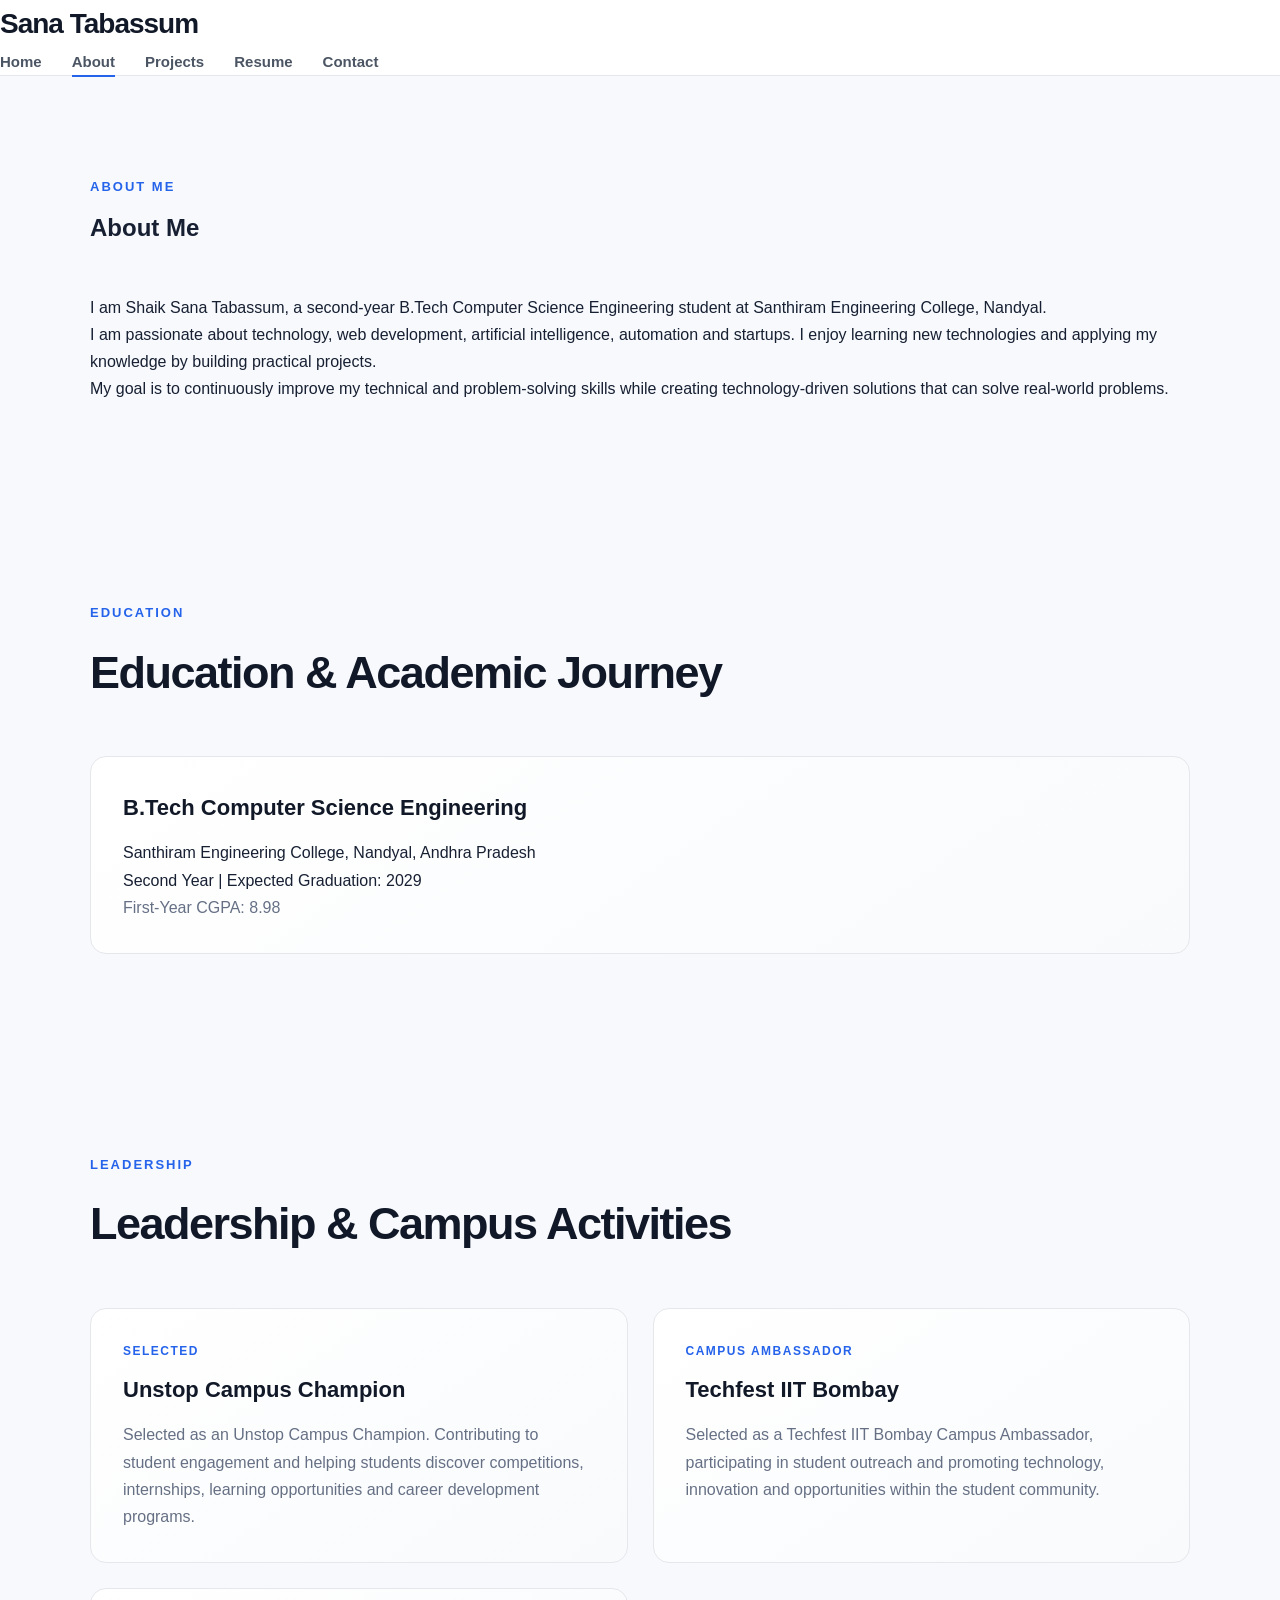
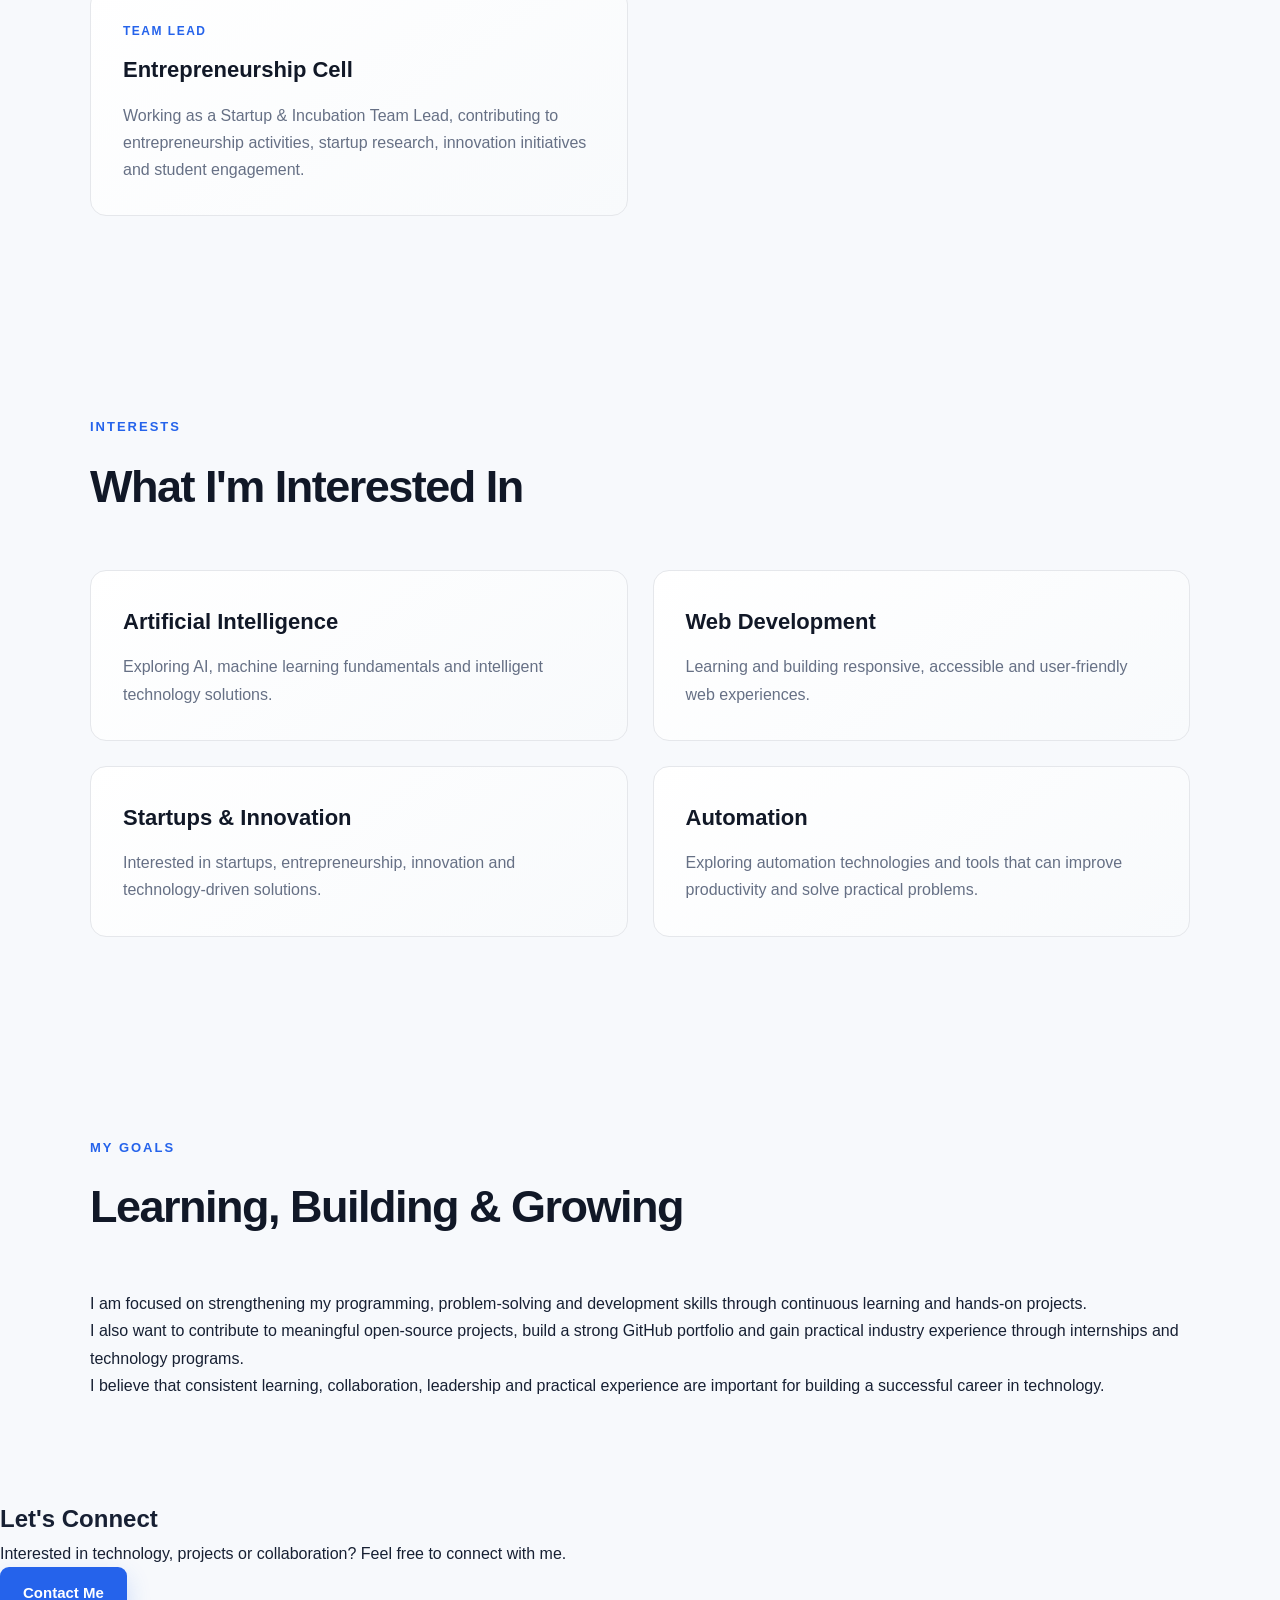
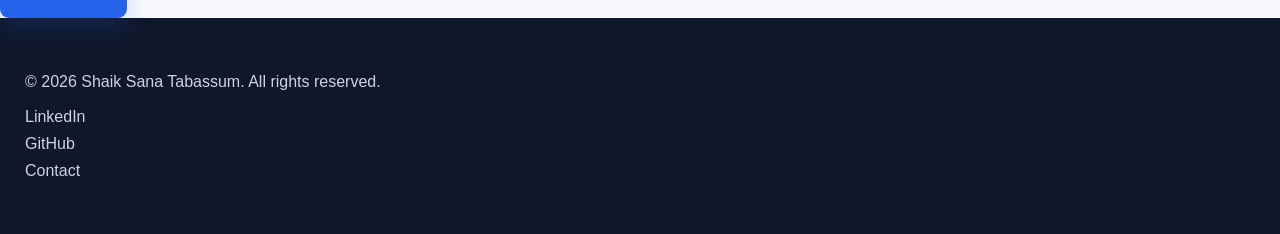
<file: portfolio/about.html>
<!DOCTYPE html>
<html lang="en">

<head>
    <meta charset="UTF-8">
    <meta name="viewport" content="width=device-width, initial-scale=1.0">

    <meta name="description"
        content="Learn more about Shaik Sana Tabassum, a Computer Science Engineering student interested in technology, AI, web development and startups.">

    <title>About | Shaik Sana Tabassum</title>

    <link rel="stylesheet" href="css/style.css">
</head>

<body>

    <!-- Skip Link -->
    <a href="#main-content" class="skip-link">
        Skip to main content
    </a>


    <!-- Header -->
    <header class="site-header">

        <div class="container nav-container">

            <a href="index.html" class="logo" aria-label="Shaik Sana Tabassum Home">
                Sana Tabassum
            </a>

            <button
                class="menu-toggle"
                type="button"
                aria-label="Open navigation menu"
                aria-expanded="false"
                aria-controls="primary-navigation">
                ☰
            </button>

            <nav id="primary-navigation" aria-label="Primary navigation">

                <ul class="nav-links">

                    <li>
                        <a href="index.html">
                            Home
                        </a>
                    </li>

                    <li>
                        <a href="about.html" aria-current="page">
                            About
                        </a>
                    </li>

                    <li>
                        <a href="projects.html">
                            Projects
                        </a>
                    </li>

                    <li>
                        <a href="resume.html">
                            Resume
                        </a>
                    </li>

                    <li>
                        <a href="contact.html">
                            Contact
                        </a>
                    </li>

                </ul>

            </nav>

        </div>

    </header>


    <!-- Main Content -->
    <main id="main-content">

        <!-- Page Introduction -->
        <section class="section" aria-labelledby="about-heading">

            <div class="section-heading">

                <p class="section-label">
                    ABOUT ME
                </p>

                <h1 id="about-heading">
                    About Me
                </h1>

            </div>

            <div class="about-content">

                <p>
                    I am Shaik Sana Tabassum, a second-year B.Tech Computer
                    Science Engineering student at Santhiram Engineering
                    College, Nandyal.
                </p>

                <p>
                    I am passionate about technology, web development,
                    artificial intelligence, automation and startups.
                    I enjoy learning new technologies and applying my
                    knowledge by building practical projects.
                </p>

                <p>
                    My goal is to continuously improve my technical and
                    problem-solving skills while creating technology-driven
                    solutions that can solve real-world problems.
                </p>

            </div>

        </section>


        <!-- Education -->
        <section class="section" aria-labelledby="education-heading">

            <div class="section-heading">

                <p class="section-label">
                    EDUCATION
                </p>

                <h2 id="education-heading">
                    Education & Academic Journey
                </h2>

            </div>

            <article class="experience-card">

                <h3>
                    B.Tech Computer Science Engineering
                </h3>

                <p>
                    Santhiram Engineering College, Nandyal,
                    Andhra Pradesh
                </p>

                <p>
                    Second Year | Expected Graduation: 2029
                </p>

                <p>
                    First-Year CGPA: 8.98
                </p>

            </article>

        </section>


        <!-- Leadership -->
        <section class="section" aria-labelledby="leadership-heading">

            <div class="section-heading">

                <p class="section-label">
                    LEADERSHIP
                </p>

                <h2 id="leadership-heading">
                    Leadership & Campus Activities
                </h2>

            </div>


            <div class="experience-grid">

                <article class="experience-card">

                    <p class="experience-tag">
                        SELECTED
                    </p>

                    <h3>
                        Unstop Campus Champion
                    </h3>

                    <p>
                        Selected as an Unstop Campus Champion.
                        Contributing to student engagement and helping
                        students discover competitions, internships,
                        learning opportunities and career development
                        programs.
                    </p>

                </article>


                <article class="experience-card">

                    <p class="experience-tag">
                        CAMPUS AMBASSADOR
                    </p>

                    <h3>
                        Techfest IIT Bombay
                    </h3>

                    <p>
                        Selected as a Techfest IIT Bombay Campus Ambassador,
                        participating in student outreach and promoting
                        technology, innovation and opportunities within the
                        student community.
                    </p>

                </article>


                <article class="experience-card">

                    <p class="experience-tag">
                        TEAM LEAD
                    </p>

                    <h3>
                        Entrepreneurship Cell
                    </h3>

                    <p>
                        Working as a Startup & Incubation Team Lead,
                        contributing to entrepreneurship activities,
                        startup research, innovation initiatives and
                        student engagement.
                    </p>

                </article>

            </div>

        </section>


        <!-- Interests -->
        <section class="section" aria-labelledby="interests-heading">

            <div class="section-heading">

                <p class="section-label">
                    INTERESTS
                </p>

                <h2 id="interests-heading">
                    What I'm Interested In
                </h2>

            </div>

            <div class="experience-grid">

                <article class="experience-card">

                    <h3>
                        Artificial Intelligence
                    </h3>

                    <p>
                        Exploring AI, machine learning fundamentals and
                        intelligent technology solutions.
                    </p>

                </article>


                <article class="experience-card">

                    <h3>
                        Web Development
                    </h3>

                    <p>
                        Learning and building responsive, accessible and
                        user-friendly web experiences.
                    </p>

                </article>


                <article class="experience-card">

                    <h3>
                        Startups & Innovation
                    </h3>

                    <p>
                        Interested in startups, entrepreneurship,
                        innovation and technology-driven solutions.
                    </p>

                </article>


                <article class="experience-card">

                    <h3>
                        Automation
                    </h3>

                    <p>
                        Exploring automation technologies and tools that
                        can improve productivity and solve practical
                        problems.
                    </p>

                </article>

            </div>

        </section>


        <!-- Goals -->
        <section class="section" aria-labelledby="goals-heading">

            <div class="section-heading">

                <p class="section-label">
                    MY GOALS
                </p>

                <h2 id="goals-heading">
                    Learning, Building & Growing
                </h2>

            </div>

            <div class="about-content">

                <p>
                    I am focused on strengthening my programming,
                    problem-solving and development skills through
                    continuous learning and hands-on projects.
                </p>

                <p>
                    I also want to contribute to meaningful open-source
                    projects, build a strong GitHub portfolio and gain
                    practical industry experience through internships
                    and technology programs.
                </p>

                <p>
                    I believe that consistent learning, collaboration,
                    leadership and practical experience are important
                    for building a successful career in technology.
                </p>

            </div>

        </section>


        <!-- Call To Action -->
        <section class="cta-section" aria-labelledby="cta-heading">

            <div class="container">

                <h2 id="cta-heading">
                    Let's Connect
                </h2>

                <p>
                    Interested in technology, projects or collaboration?
                    Feel free to connect with me.
                </p>

                <a href="contact.html" class="button">
                    Contact Me
                </a>

            </div>

        </section>

    </main>


    <!-- Footer -->
    <footer class="site-footer">

        <div class="container">

            <p>
                &copy; 2026 Shaik Sana Tabassum. All rights reserved.
            </p>

            <nav aria-label="Footer navigation">

                <ul class="footer-links">

                    <li>
                        <a
                            href="https://www.linkedin.com/in/shaik-sana-tabassum-b547343a9"
                            target="_blank"
                            rel="noopener noreferrer">
                            LinkedIn
                        </a>
                    </li>

                    <li>
                        <a
                            href="https://github.com/sanatabassumshaik"
                            target="_blank"
                            rel="noopener noreferrer">
                            GitHub
                        </a>
                    </li>

                    <li>
                        <a href="contact.html">
                            Contact
                        </a>
                    </li>

                </ul>

            </nav>

        </div>

    </footer>


    <!-- JavaScript -->
    <script src="js/script.js"></script>

</body>

</html>
</file>
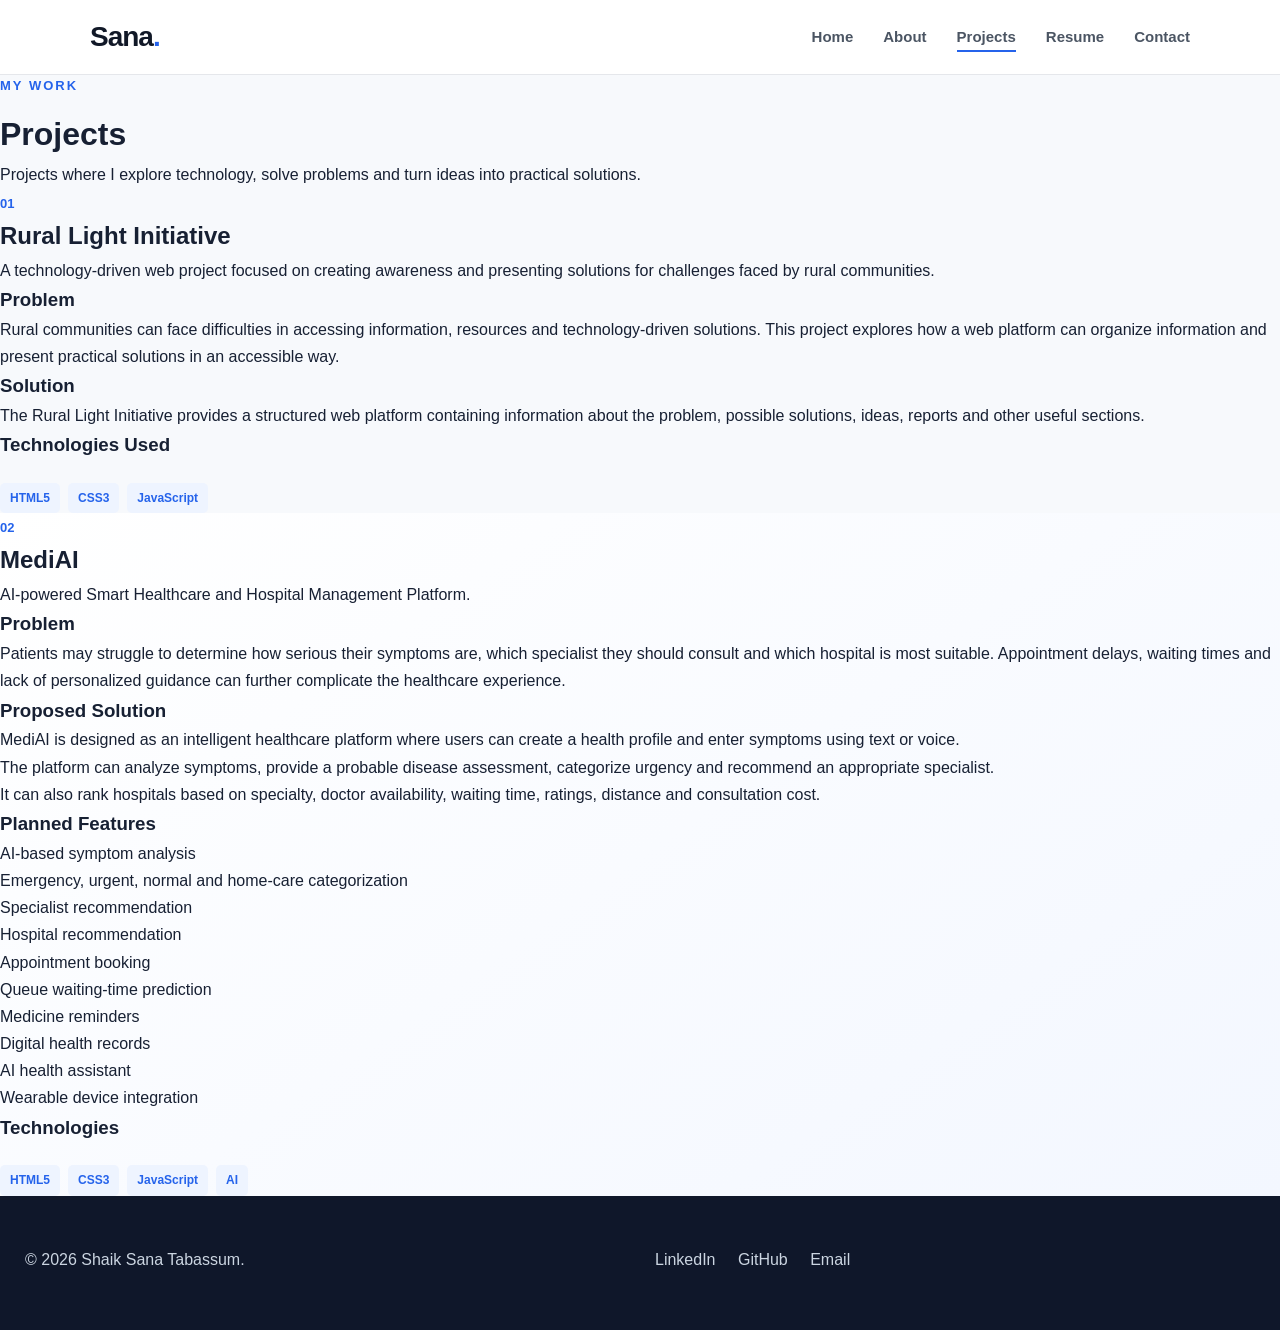
<file: portfolio/projects.html>
<!DOCTYPE html>
<html lang="en">

<head>

    <meta charset="UTF-8">
    <meta name="viewport" content="width=device-width, initial-scale=1.0">

    <meta name="description"
        content="Explore projects by Shaik Sana Tabassum including Rural Light Initiative and MediAI.">

    <title>Projects | Shaik Sana Tabassum</title>

    <link rel="stylesheet" href="css/style.css">

</head>


<body>

    <a href="#main-content" class="skip-link">
        Skip to main content
    </a>


    <header class="site-header">

        <nav class="navbar" aria-label="Main navigation">

            <a href="index.html" class="logo">
                Sana<span>.</span>
            </a>

            <button class="menu-toggle"
                aria-label="Open navigation menu"
                aria-expanded="false">
                ☰
            </button>

            <ul class="nav-links">

                <li>
                    <a href="index.html">Home</a>
                </li>

                <li>
                    <a href="about.html">About</a>
                </li>

                <li>
                    <a href="projects.html" aria-current="page">
                        Projects
                    </a>
                </li>

                <li>
                    <a href="resume.html">Resume</a>
                </li>

                <li>
                    <a href="contact.html">Contact</a>
                </li>

            </ul>

        </nav>

    </header>


    <main id="main-content">

        <header class="page-header">

            <p class="section-label">
                MY WORK
            </p>

            <h1>
                Projects
            </h1>

            <p>
                Projects where I explore technology, solve problems
                and turn ideas into practical solutions.
            </p>

        </header>


        <section class="project-details"
            aria-labelledby="rural-title">

            <article>

                <span class="project-number">
                    01
                </span>

                <h2 id="rural-title">
                    Rural Light Initiative
                </h2>

                <p class="project-intro">
                    A technology-driven web project focused on creating
                    awareness and presenting solutions for challenges
                    faced by rural communities.
                </p>

                <h3>
                    Problem
                </h3>

                <p>
                    Rural communities can face difficulties in accessing
                    information, resources and technology-driven solutions.
                    This project explores how a web platform can organize
                    information and present practical solutions in an
                    accessible way.
                </p>

                <h3>
                    Solution
                </h3>

                <p>
                    The Rural Light Initiative provides a structured
                    web platform containing information about the problem,
                    possible solutions, ideas, reports and other useful
                    sections.
                </p>

                <h3>
                    Technologies Used
                </h3>

                <div class="tech-list">

                    <span>HTML5</span>
                    <span>CSS3</span>
                    <span>JavaScript</span>

                </div>

            </article>

        </section>


        <section class="project-details featured-project"
            aria-labelledby="mediai-title">

            <article>

                <span class="project-number">
                    02
                </span>

                <h2 id="mediai-title">
                    MediAI
                </h2>

                <p class="project-intro">
                    AI-powered Smart Healthcare and Hospital Management
                    Platform.
                </p>

                <h3>
                    Problem
                </h3>

                <p>
                    Patients may struggle to determine how serious their
                    symptoms are, which specialist they should consult and
                    which hospital is most suitable. Appointment delays,
                    waiting times and lack of personalized guidance can
                    further complicate the healthcare experience.
                </p>

                <h3>
                    Proposed Solution
                </h3>

                <p>
                    MediAI is designed as an intelligent healthcare platform
                    where users can create a health profile and enter
                    symptoms using text or voice.
                </p>

                <p>
                    The platform can analyze symptoms, provide a probable
                    disease assessment, categorize urgency and recommend
                    an appropriate specialist.
                </p>

                <p>
                    It can also rank hospitals based on specialty,
                    doctor availability, waiting time, ratings, distance
                    and consultation cost.
                </p>

                <h3>
                    Planned Features
                </h3>

                <ul class="feature-list">

                    <li>
                        AI-based symptom analysis
                    </li>

                    <li>
                        Emergency, urgent, normal and home-care
                        categorization
                    </li>

                    <li>
                        Specialist recommendation
                    </li>

                    <li>
                        Hospital recommendation
                    </li>

                    <li>
                        Appointment booking
                    </li>

                    <li>
                        Queue waiting-time prediction
                    </li>

                    <li>
                        Medicine reminders
                    </li>

                    <li>
                        Digital health records
                    </li>

                    <li>
                        AI health assistant
                    </li>

                    <li>
                        Wearable device integration
                    </li>

                </ul>

                <h3>
                    Technologies
                </h3>

                <div class="tech-list">

                    <span>HTML5</span>
                    <span>CSS3</span>
                    <span>JavaScript</span>
                    <span>AI</span>

                </div>

            </article>

        </section>

    </main>


    <footer class="site-footer">

        <p>
            © 2026 Shaik Sana Tabassum.
        </p>

        <div>

            <a href="https://www.linkedin.com/in/shaik-sana-tabassum-b547343a9"
                target="_blank"
                rel="noopener noreferrer">
                LinkedIn
            </a>

            <a href="https://github.com/sanatabassumshaik"
                target="_blank"
                rel="noopener noreferrer">
                GitHub
            </a>

            <a href="mailto:sanatabassumshaik55@gmail.com">
                Email
            </a>

        </div>

    </footer>


    <script src="js/script.js"></script>

</body>

</html>
</file>
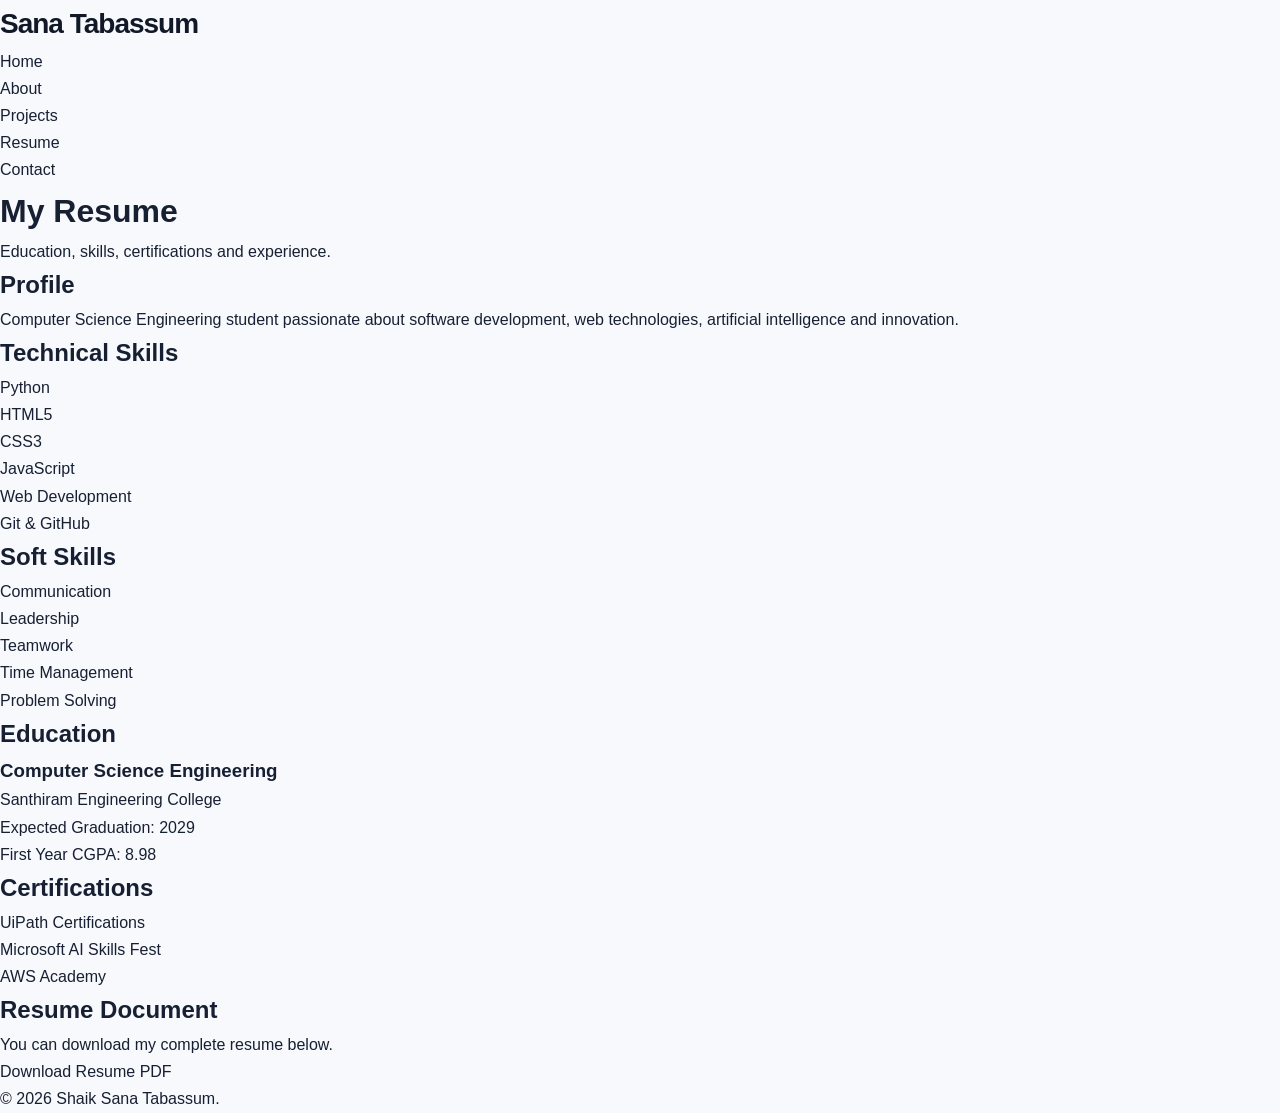
<file: portfolio/resume.html>
<!DOCTYPE html>
<html lang="en">

<head>

    <meta charset="UTF-8">
    <meta name="viewport" content="width=device-width, initial-scale=1.0">

    <meta name="description"
          content="Resume of Shaik Sana Tabassum.">

    <title>Resume | Shaik Sana Tabassum</title>

    <link rel="stylesheet" href="css/style.css">

</head>


<body>

    <a href="#main-content" class="skip-link">
        Skip to main content
    </a>


    <header>

        <nav aria-label="Main navigation">

            <a href="index.html" class="logo">
                Sana Tabassum
            </a>

            <ul>

                <li><a href="index.html">Home</a></li>

                <li><a href="about.html">About</a></li>

                <li><a href="projects.html">Projects</a></li>

                <li>
                    <a href="resume.html" aria-current="page">
                        Resume
                    </a>
                </li>

                <li><a href="contact.html">Contact</a></li>

            </ul>

        </nav>

    </header>


    <main id="main-content">

        <header class="page-header">

            <h1>My Resume</h1>

            <p>
                Education, skills, certifications and experience.
            </p>

        </header>


        <section aria-labelledby="profile-heading">

            <h2 id="profile-heading">Profile</h2>

            <p>
                Computer Science Engineering student passionate about
                software development, web technologies, artificial
                intelligence and innovation.
            </p>

        </section>


        <section aria-labelledby="skills-heading">

            <h2 id="skills-heading">Technical Skills</h2>

            <ul>
                <li>Python</li>
                <li>HTML5</li>
                <li>CSS3</li>
                <li>JavaScript</li>
                <li>Web Development</li>
                <li>Git & GitHub</li>
            </ul>

        </section>


        <section aria-labelledby="soft-skills-heading">

            <h2 id="soft-skills-heading">Soft Skills</h2>

            <ul>
                <li>Communication</li>
                <li>Leadership</li>
                <li>Teamwork</li>
                <li>Time Management</li>
                <li>Problem Solving</li>
            </ul>

        </section>


        <section aria-labelledby="education-heading">

            <h2 id="education-heading">Education</h2>

            <article>

                <h3>Computer Science Engineering</h3>

                <p>
                    Santhiram Engineering College
                </p>

                <p>
                    Expected Graduation: 2029
                </p>

                <p>
                    First Year CGPA: 8.98
                </p>

            </article>

        </section>


        <section aria-labelledby="certifications-heading">

            <h2 id="certifications-heading">
                Certifications
            </h2>

            <ul>
                <li>UiPath Certifications</li>
                <li>Microsoft AI Skills Fest</li>
                <li>AWS Academy</li>
            </ul>

        </section>


        <section aria-labelledby="download-heading">

            <h2 id="download-heading">
                Resume Document
            </h2>

            <p>
                You can download my complete resume below.
            </p>

            <a href="documents/resume.pdf" download>
                Download Resume PDF
            </a>

        </section>

    </main>


    <footer>

        <p>
            &copy; 2026 Shaik Sana Tabassum.
        </p>

    </footer>


    <script src="js/script.js"></script>

</body>

</html>
</file>
<file: css/style.css>
/* =========================================================
   PERSONAL PORTFOLIO
   Advanced CSS3 & Responsive Architecture
   ========================================================= */


/* =========================================================
   1. DESIGN TOKENS / CSS VARIABLES
   ========================================================= */

:root {
    --primary: #2563eb;
    --primary-dark: #1d4ed8;
    --secondary: #4f46e5;

    --bg: #f7f9fc;
    --surface: #ffffff;
    --surface-soft: #eef4ff;

    --text: #172033;
    --heading: #111827;
    --muted: #667085;

    --border: #e5e7eb;

    --success: #16a34a;

    --shadow-sm: 0 5px 18px rgba(15, 23, 42, 0.05);
    --shadow-md: 0 10px 30px rgba(15, 23, 42, 0.08);
    --shadow-lg: 0 20px 50px rgba(15, 23, 42, 0.12);

    --radius-sm: 8px;
    --radius-md: 14px;
    --radius-lg: 18px;
    --radius-xl: 24px;

    --container: 1150px;

    --transition-fast: 0.2s ease;
    --transition: 0.3s ease;
    --transition-slow: 0.5s ease;
}


/* =========================================================
   2. DARK THEME
   ========================================================= */

[data-theme="dark"] {
    --bg: #0b1120;
    --surface: #111827;
    --surface-soft: #172554;

    --text: #e5e7eb;
    --heading: #f8fafc;
    --muted: #aeb8c8;

    --border: #263449;

    --shadow-sm: 0 5px 18px rgba(0, 0, 0, 0.20);
    --shadow-md: 0 10px 30px rgba(0, 0, 0, 0.28);
    --shadow-lg: 0 20px 50px rgba(0, 0, 0, 0.35);
}


/* =========================================================
   3. GLOBAL RESET
   ========================================================= */

*,
*::before,
*::after {
    box-sizing: border-box;
    margin: 0;
    padding: 0;
}


html {
    scroll-behavior: smooth;
    scroll-padding-top: 90px;
}


body {
    font-family:
        Inter,
        system-ui,
        -apple-system,
        BlinkMacSystemFont,
        "Segoe UI",
        Arial,
        Helvetica,
        sans-serif;

    line-height: 1.7;

    color: var(--text);
    background: var(--bg);

    transition:
        background var(--transition),
        color var(--transition);
}


img {
    display: block;
    max-width: 100%;
}


a {
    color: inherit;
    text-decoration: none;
}


button,
input,
textarea {
    font: inherit;
}


button {
    cursor: pointer;
}


ul {
    list-style: none;
}


/* =========================================================
   4. ACCESSIBILITY
   ========================================================= */

.skip-link {
    position: fixed;

    top: -100px;
    left: 20px;

    z-index: 9999;

    padding: 12px 18px;

    color: white;
    background: var(--heading);

    border-radius: var(--radius-sm);

    font-weight: 700;

    transition: top var(--transition-fast);
}


.skip-link:focus {
    top: 15px;
}


:focus-visible {
    outline: 3px solid var(--primary);
    outline-offset: 4px;
}


/* =========================================================
   5. CONTAINER
   ========================================================= */

.container {
    width: min(100% - 40px, var(--container));
    margin-inline: auto;
}


/* =========================================================
   6. HEADER / NAVIGATION
   ========================================================= */

.site-header {
    position: sticky;
    top: 0;
    z-index: 1000;

    background: color-mix(
        in srgb,
        var(--surface) 92%,
        transparent
    );

    backdrop-filter: blur(16px);
    -webkit-backdrop-filter: blur(16px);

    border-bottom: 1px solid var(--border);

    transition:
        background var(--transition),
        border-color var(--transition);
}


.navbar {
    position: relative;

    min-height: 74px;

    display: flex;
    align-items: center;
    justify-content: space-between;

    width: min(100% - 40px, var(--container));
    margin-inline: auto;
}


.logo {
    font-size: 28px;
    font-weight: 800;

    letter-spacing: -1px;

    color: var(--heading);
}


.logo span {
    color: var(--primary);
}


.nav-links {
    display: flex;
    align-items: center;
    gap: 28px;
}


.nav-links a {
    position: relative;

    padding: 8px 0;

    color: var(--muted);

    font-size: 15px;
    font-weight: 650;

    transition:
        color var(--transition-fast),
        transform var(--transition-fast);
}


.nav-links a:hover {
    color: var(--primary);
    transform: translateY(-1px);
}


.nav-links a::after {
    content: "";

    position: absolute;

    left: 0;
    bottom: 0;

    width: 0;
    height: 2px;

    background: linear-gradient(
        90deg,
        var(--primary),
        var(--secondary)
    );

    transition: width var(--transition);
}


.nav-links a:hover::after,
.nav-links a[aria-current="page"]::after {
    width: 100%;
}


.menu-toggle {
    display: none;

    width: 44px;
    height: 44px;

    border: 1px solid var(--border);
    border-radius: var(--radius-sm);

    background: var(--surface);
    color: var(--heading);

    font-size: 24px;

    transition:
        background var(--transition-fast),
        border-color var(--transition-fast);
}


.menu-toggle:hover {
    border-color: var(--primary);
}


/* =========================================================
   7. THEME TOGGLE
   ========================================================= */

.theme-toggle {
    display: inline-flex;
    align-items: center;
    justify-content: center;

    width: 42px;
    height: 42px;

    border: 1px solid var(--border);
    border-radius: 50%;

    background: var(--surface);
    color: var(--heading);

    font-size: 18px;

    transition:
        transform var(--transition),
        background var(--transition),
        border-color var(--transition);
}


.theme-toggle:hover {
    transform: rotate(12deg) scale(1.05);

    border-color: var(--primary);
    color: var(--primary);
}


/* =========================================================
   8. HERO
   ========================================================= */

.hero {
    position: relative;

    min-height: 680px;

    display: grid;
    place-items: center;

    overflow: hidden;

    background:
        radial-gradient(
            circle at 85% 15%,
            color-mix(
                in srgb,
                var(--primary) 20%,
                transparent
            ),
            transparent 30%
        ),
        radial-gradient(
            circle at 10% 85%,
            rgba(59, 130, 246, 0.10),
            transparent 28%
        ),
        linear-gradient(
            135deg,
            var(--bg),
            var(--surface-soft)
        );
}


.hero::before,
.hero::after {
    content: "";

    position: absolute;

    border-radius: 50%;

    pointer-events: none;
}


.hero::before {
    width: 420px;
    height: 420px;

    right: -160px;
    top: 80px;

    border: 1px solid
        color-mix(
            in srgb,
            var(--primary) 18%,
            transparent
        );

    animation: float 8s ease-in-out infinite;
}


.hero::after {
    width: 250px;
    height: 250px;

    left: -120px;
    bottom: -100px;

    background: color-mix(
        in srgb,
        var(--primary) 8%,
        transparent
    );
}


.hero-content {
    position: relative;
    z-index: 1;

    width: min(100% - 40px, var(--container));

    padding-block: 80px;
}


.eyebrow {
    display: inline-flex;

    padding: 8px 15px;
    margin-bottom: 22px;

    color: var(--primary);
    background: color-mix(
        in srgb,
        var(--primary) 10%,
        var(--surface)
    );

    border: 1px solid
        color-mix(
            in srgb,
            var(--primary) 15%,
            var(--border)
        );

    border-radius: 50px;

    font-size: 13px;
    font-weight: 800;
    letter-spacing: 0.5px;
}


.hero h1 {
    max-width: 850px;

    margin-bottom: 25px;

    color: var(--heading);

    font-size: clamp(2.6rem, 8vw, 5rem);
    line-height: 1.05;

    letter-spacing: clamp(-3px, -0.4vw, -1px);
}


.hero h1 span {
    display: block;

    background:
        linear-gradient(
            90deg,
            var(--primary),
            var(--secondary)
        );

    -webkit-background-clip: text;
    background-clip: text;

    -webkit-text-fill-color: transparent;
    color: transparent;
}


.hero-description {
    max-width: 700px;

    margin-bottom: 35px;

    color: var(--muted);

    font-size: clamp(1rem, 2vw, 1.2rem);
}


.hero-buttons {
    display: flex;
    flex-wrap: wrap;

    gap: 15px;
}


/* =========================================================
   9. BUTTONS
   ========================================================= */

.button {
    display: inline-flex;
    align-items: center;
    justify-content: center;

    min-height: 48px;

    padding: 12px 23px;

    border: 1px solid transparent;
    border-radius: var(--radius-sm);

    background:
        linear-gradient(
            135deg,
            var(--primary),
            var(--secondary)
        );

    color: white;

    font-size: 15px;
    font-weight: 750;

    box-shadow: var(--shadow-md);

    transition:
        transform var(--transition),
        box-shadow var(--transition),
        filter var(--transition);
}


.button:hover {
    transform: translateY(-3px);

    box-shadow: var(--shadow-lg);

    filter: brightness(1.05);
}


.button-outline {
    background: transparent;

    color: var(--primary);

    border-color: var(--border);

    box-shadow: none;
}


.button-outline:hover {
    background: var(--surface-soft);

    border-color: var(--primary);
}


/* =========================================================
   10. SOCIAL LINKS
   ========================================================= */

.social-links {
    display: flex;
    flex-wrap: wrap;

    gap: 12px;

    margin-top: 28px;
}


.social-links a {
    display: inline-flex;
    align-items: center;

    padding: 9px 16px;

    border: 1px solid var(--border);
    border-radius: var(--radius-sm);

    background: color-mix(
        in srgb,
        var(--surface) 80%,
        transparent
    );

    color: var(--muted);

    font-size: 14px;
    font-weight: 650;

    transition:
        transform var(--transition-fast),
        color var(--transition-fast),
        border-color var(--transition-fast),
        background var(--transition-fast);
}


.social-links a:hover {
    transform: translateY(-2px);

    color: var(--primary);

    border-color: var(--primary);

    background: var(--surface);
}


/* =========================================================
   11. GENERAL SECTIONS
   ========================================================= */

.section {
    width: min(100% - 40px, var(--container));

    margin-inline: auto;

    padding-block: clamp(70px, 9vw, 110px);
}


.section-heading {
    margin-bottom: 45px;
}


.section-label {
    margin-bottom: 10px;

    color: var(--primary);

    font-size: 13px;
    font-weight: 800;

    letter-spacing: 2px;
    text-transform: uppercase;
}


.section-heading h2 {
    color: var(--heading);

    font-size: clamp(2rem, 5vw, 2.8rem);

    line-height: 1.15;

    letter-spacing: -1.5px;
}


/* =========================================================
   12. ABOUT
   ========================================================= */

.about-preview {
    display: grid;

    grid-template-columns: 1fr;

    gap: 40px;

    align-items: center;
}


.about-preview p {
    margin-bottom: 18px;

    color: var(--muted);

    font-size: 17px;
}


.quick-stats {
    display: grid;

    grid-template-columns:
        repeat(
            auto-fit,
            minmax(150px, 1fr)
        );

    gap: 15px;
}


.quick-stats div {
    min-height: 130px;

    padding: 25px;

    display: flex;
    flex-direction: column;
    justify-content: center;

    background: var(--surface);

    border: 1px solid var(--border);
    border-radius: var(--radius-md);

    box-shadow: var(--shadow-sm);

    transition:
        transform var(--transition),
        border-color var(--transition),
        box-shadow var(--transition);
}


.quick-stats div:hover {
    transform: translateY(-6px);

    border-color:
        color-mix(
            in srgb,
            var(--primary) 45%,
            var(--border)
        );

    box-shadow: var(--shadow-md);
}


.quick-stats strong {
    color: var(--primary);

    font-size: 30px;
}


.quick-stats span {
    color: var(--muted);

    font-size: 14px;
}


/* =========================================================
   13. TEXT LINKS
   ========================================================= */

.text-link {
    display: inline-flex;

    margin-top: 8px;

    color: var(--primary);

    font-weight: 750;

    transition:
        gap var(--transition),
        color var(--transition-fast);
}


.text-link:hover {
    color: var(--primary-dark);

    text-decoration: underline;
}


/* =========================================================
   14. SKILLS
   ========================================================= */

.skills-grid {
    display: grid;

    grid-template-columns:
        repeat(
            auto-fit,
            minmax(220px, 1fr)
        );

    gap: 20px;
}


.skill-card {
    position: relative;

    padding: 28px;

    overflow: hidden;

    background: var(--surface);

    border: 1px solid var(--border);
    border-radius: var(--radius-md);

    box-shadow: var(--shadow-sm);

    transition:
        transform var(--transition),
        border-color var(--transition),
        box-shadow var(--transition);
}


.skill-card::before {
    content: "";

    position: absolute;

    left: 0;
    top: 0;

    width: 100%;
    height: 3px;

    background:
        linear-gradient(
            90deg,
            var(--primary),
            var(--secondary)
        );

    transform: scaleX(0);
    transform-origin: left;

    transition: transform var(--transition);
}


.skill-card:hover {
    transform: translateY(-7px);

    border-color:
        color-mix(
            in srgb,
            var(--primary) 35%,
            var(--border)
        );

    box-shadow: var(--shadow-md);
}


.skill-card:hover::before {
    transform: scaleX(1);
}


.skill-card h3 {
    margin-bottom: 17px;

    color: var(--heading);

    font-size: 20px;
}


.skill-card li {
    padding: 4px 0;

    color: var(--muted);
}


/* =========================================================
   15. EXPERIENCE / LEADERSHIP
   ========================================================= */

.experience-grid {
    display: grid;

    grid-template-columns:
        repeat(
            auto-fit,
            minmax(280px, 1fr)
        );

    gap: 25px;
}


.experience-card {
    padding: 32px;

    background:
        linear-gradient(
            145deg,
            var(--surface),
            var(--bg)
        );

    border: 1px solid var(--border);
    border-radius: var(--radius-lg);

    transition:
        transform var(--transition),
        border-color var(--transition),
        box-shadow var(--transition);
}


.experience-card:hover {
    transform: translateY(-6px);

    border-color:
        color-mix(
            in srgb,
            var(--primary) 45%,
            var(--border)
        );

    box-shadow: var(--shadow-md);
}


.experience-tag {
    margin-bottom: 10px;

    color: var(--primary);

    font-size: 12px;
    font-weight: 800;

    letter-spacing: 1.5px;
    text-transform: uppercase;
}


.experience-card h3 {
    margin-bottom: 13px;

    color: var(--heading);

    font-size: 22px;
}


.experience-card p:last-child {
    color: var(--muted);
}


/* =========================================================
   16. PROJECTS
   ========================================================= */

.projects-grid {
    display: grid;

    grid-template-columns:
        repeat(
            auto-fit,
            minmax(280px, 1fr)
        );

    gap: 25px;
}


.project-card {
    position: relative;

    padding: 35px;

    overflow: hidden;

    background: var(--surface);

    border: 1px solid var(--border);
    border-radius: var(--radius-lg);

    box-shadow: var(--shadow-sm);

    transition:
        transform var(--transition),
        box-shadow var(--transition),
        border-color var(--transition);
}


.project-card::before {
    content: "";

    position: absolute;

    left: 0;
    top: 0;

    width: 100%;
    height: 4px;

    background:
        linear-gradient(
            90deg,
            var(--primary),
            var(--secondary)
        );
}


.project-card:hover {
    transform: translateY(-8px);

    border-color:
        color-mix(
            in srgb,
            var(--primary) 40%,
            var(--border)
        );

    box-shadow: var(--shadow-lg);
}


.project-number {
    margin-bottom: 20px;

    color: var(--primary);

    font-size: 13px;
    font-weight: 800;
}


.project-card h3 {
    margin-bottom: 15px;

    color: var(--heading);

    font-size: 25px;
}


.project-card p {
    color: var(--muted);
}


.featured-project {
    background:
        linear-gradient(
            145deg,
            var(--surface),
            var(--surface-soft)
        );
}


.tech-list {
    display: flex;
    flex-wrap: wrap;

    gap: 8px;

    margin-top: 22px;
}


.tech-list span {
    padding: 5px 10px;

    color: var(--primary);

    background:
        color-mix(
            in srgb,
            var(--primary) 10%,
            var(--surface)
        );

    border: 1px solid
        color-mix(
            in srgb,
            var(--primary) 12%,
            var(--border)
        );

    border-radius: 5px;

    font-size: 12px;
    font-weight: 700;
}


.center-button {
    margin-top: 40px;

    text-align: center;
}


/* =========================================================
   17. CTA
   ========================================================= */

.cta {
    position: relative;

    width: min(100% - 40px, 1100px);

    margin: 30px auto clamp(70px, 9vw, 100px);

    padding: clamp(50px, 7vw, 75px) 30px;

    overflow: hidden;

    text-align: center;

    background:
        radial-gradient(
            circle at 90% 10%,
            rgba(255, 255, 255, 0.12),
            transparent 25%
        ),
        linear-gradient(
            135deg,
            #172554,
            #1d4ed8
        );

    border-radius: var(--radius-xl);

    color: white;

    box-shadow:
        0 20px 50px
        rgba(29, 78, 216, 0.18);
}


.cta::before {
    content: "";

    position: absolute;

    width: 200px;
    height: 200px;

    right: -70px;
    bottom: -90px;

    border: 1px solid rgba(255, 255, 255, 0.2);

    border-radius: 50%;
}


.cta h2 {
    position: relative;
    z-index: 1;

    margin-bottom: 15px;

    font-size: clamp(2rem, 5vw, 2.8rem);
}


.cta p {
    position: relative;
    z-index: 1;

    max-width: 600px;

    margin: 0 auto 28px;

    color: #dbeafe;
}


.cta .button {
    position: relative;
    z-index: 1;

    background: white;

    color: #1d4ed8;

    box-shadow: none;
}


.cta .button:hover {
    background: #eff6ff;
}


/* =========================================================
   18. FOOTER
   ========================================================= */

.site-footer {
    display: grid;

    grid-template-columns: 1fr;

    gap: 30px;

    padding: 50px 20px;

    background: #0f172a;

    color: #cbd5e1;
}


.site-footer strong {
    color: white;

    font-size: 18px;
}


.site-footer p {
    margin-bottom: 7px;
}


.site-footer a {
    display: inline-block;

    margin-right: 18px;

    color: #cbd5e1;

    transition:
        color var(--transition-fast),
        transform var(--transition-fast);
}


.site-footer a:hover {
    color: white;

    transform: translateY(-2px);
}


.copyright {
    grid-column: 1 / -1;

    padding-top: 20px;
    margin-top: 10px;

    border-top: 1px solid #334155;

    font-size: 13px;
}


/* =========================================================
   19. CONTACT / FORMS
   ========================================================= */

.contact-container {
    width: min(100%, 800px);

    margin-inline: auto;
}


form {
    padding: clamp(25px, 5vw, 40px);

    background: var(--surface);

    border: 1px solid var(--border);
    border-radius: var(--radius-lg);

    box-shadow: var(--shadow-md);
}


form label {
    display: block;

    margin-bottom: 7px;

    color: var(--heading);

    font-weight: 700;
}


form input,
form textarea {
    width: 100%;

    padding: 13px 15px;
    margin-bottom: 22px;

    border: 1px solid var(--border);
    border-radius: var(--radius-sm);

    background: var(--bg);
    color: var(--text);

    font: inherit;

    transition:
        border-color var(--transition-fast),
        box-shadow var(--transition-fast),
        background var(--transition-fast);
}


form input::placeholder,
form textarea::placeholder {
    color: var(--muted);
}


form input:focus,
form textarea:focus {
    border-color: var(--primary);

    outline: none;

    box-shadow:
        0 0 0 4px
        color-mix(
            in srgb,
            var(--primary) 12%,
            transparent
        );
}


form textarea {
    min-height: 150px;

    resize: vertical;
}


#form-status {
    margin-top: 15px;

    color: var(--success);

    font-weight: 650;
}


/* =========================================================
   20. RESPONSIVE IMAGE / MEDIA HELPERS
   ========================================================= */

.responsive-image {
    width: 100%;
    height: auto;
    object-fit: cover;
}


.card-media {
    overflow: hidden;

    border-radius: var(--radius-md);
}


.card-media img {
    width: 100%;

    transition: transform var(--transition-slow);
}


.card-media:hover img {
    transform: scale(1.04);
}


/* =========================================================
   21. TABLET — 600px+
   ========================================================= */

@media (min-width: 600px) {

    .container {
        width: min(100% - 50px, var(--container));
    }


    .navbar {
        width: min(100% - 50px, var(--container));
    }


    .hero-content {
        width: min(100% - 50px, var(--container));
    }


    .section {
        width: min(100% - 50px, var(--container));
    }


    .hero-buttons {
        flex-direction: row;
    }


    .about-preview {
        grid-template-columns:
            minmax(0, 1.4fr)
            minmax(250px, 0.8fr);
    }


    .site-footer {
        grid-template-columns: 1fr 1fr;

        padding-inline: 40px;
    }
}


/* =========================================================
   22. TABLET / SMALL DESKTOP — 768px+
   ========================================================= */

@media (min-width: 768px) {

    .hero {
        min-height: 700px;
    }


    .hero-content {
        padding-block: 100px;
    }


    .skills-grid {
        grid-template-columns:
            repeat(
                2,
                minmax(0, 1fr)
            );
    }


    .experience-grid {
        grid-template-columns:
            repeat(
                2,
                minmax(0, 1fr)
            );
    }


    .projects-grid {
        grid-template-columns:
            repeat(
                2,
                minmax(0, 1fr)
            );
    }
}


/* =========================================================
   23. DESKTOP — 900px+
   ========================================================= */

@media (min-width: 900px) {

    .container {
        width: min(100% - 60px, var(--container));
    }


    .navbar {
        width: min(100% - 60px, var(--container));
    }


    .hero-content {
        width: min(100% - 60px, var(--container));
    }


    .section {
        width: min(100% - 60px, var(--container));
    }


    .skills-grid {
        grid-template-columns:
            repeat(
                4,
                minmax(0, 1fr)
            );
    }


    .quick-stats {
        grid-template-columns: 1fr;
    }
}


/* =========================================================
   24. MOBILE NAVIGATION — BELOW 768px
   ========================================================= */

@media (max-width: 767px) {

    .navbar {
        min-height: 70px;
    }


    .menu-toggle {
        display: inline-flex;

        align-items: center;
        justify-content: center;
    }


    .nav-links {
        display: none;

        position: absolute;

        top: 70px;
        left: 0;
        right: 0;

        flex-direction: column;
        align-items: stretch;

        gap: 5px;

        padding: 20px;

        background: var(--surface);

        border-bottom: 1px solid var(--border);

        box-shadow: var(--shadow-md);
    }


    .nav-links.show-menu {
        display: flex;
    }


    .nav-links a {
        display: block;

        padding: 12px 5px;
    }


    .theme-toggle {
        width: 40px;
        height: 40px;
    }


    .hero h1 {
        letter-spacing: -2px;
    }
}


/* =========================================================
   25. SMALL MOBILE — 480px
   ========================================================= */

@media (max-width: 480px) {

    .container,
    .hero-content,
    .section {
        width: min(100% - 30px, var(--container));
    }


    .navbar {
        width: min(100% - 30px, var(--container));
    }


    .hero {
        min-height: 620px;
    }


    .hero-content {
        padding-block: 70px;
    }


    .hero-description {
        font-size: 17px;
    }


    .hero-buttons {
        flex-direction: column;
        align-items: stretch;
    }


    .button {
        width: 100%;
    }


    .social-links {
        flex-direction: column;
        align-items: stretch;
    }


    .social-links a {
        justify-content: center;
    }


    .skill-card,
    .experience-card,
    .project-card {
        padding: 25px;
    }


    .cta {
        width: calc(100% - 30px);

        padding-inline: 22px;

        border-radius: var(--radius-lg);
    }


    form {
        padding: 25px;
    }
}


/* =========================================================
   26. LARGE SCREENS
   ========================================================= */

@media (min-width: 1200px) {

    .hero-content {
        padding-block: 120px;
    }


    .section {
        padding-block: 120px;
    }


    .hero h1 {
        font-size: 76px;
    }
}


/* =========================================================
   27. REDUCED MOTION
   ========================================================= */

@media (prefers-reduced-motion: reduce) {

    html {
        scroll-behavior: auto;
    }


    *,
    *::before,
    *::after {
        animation-duration: 0.01ms !important;

        animation-iteration-count: 1 !important;

        transition-duration: 0.01ms !important;

        scroll-behavior: auto !important;
    }
}


/* =========================================================
   28. HIGH CONTRAST / PRINT FRIENDLY
   ========================================================= */

@media print {

    .site-header,
    .menu-toggle,
    .theme-toggle,
    .social-links,
    .hero-buttons,
    .cta {
        display: none !important;
    }


    body {
        background: white;
        color: black;
    }


    .section {
        width: 100%;
        padding-block: 30px;
    }


    a {
        text-decoration: underline;
    }
}


/* =========================================================
   29. ANIMATIONS
   ========================================================= */

@keyframes float {

    0%,
    100% {
        transform: translateY(0);
    }

    50% {
        transform: translateY(-18px);
    }
}
</file>
<file: portfolio/css/style.css>
/* ================================
   GLOBAL STYLES
================================ */

* {
    margin: 0;
    padding: 0;
    box-sizing: border-box;
}

html {
    scroll-behavior: smooth;
}

body {
    font-family: Arial, Helvetica, sans-serif;
    line-height: 1.7;
    color: #172033;
    background: #f7f9fc;
}

a {
    text-decoration: none;
    color: inherit;
}

ul {
    list-style: none;
}

img {
    max-width: 100%;
    display: block;
}


/* ================================
   ACCESSIBILITY
================================ */

.skip-link {
    position: absolute;
    top: -100px;
    left: 20px;
    background: #111827;
    color: white;
    padding: 12px 18px;
    border-radius: 6px;
    z-index: 9999;
}

.skip-link:focus {
    top: 15px;
}

:focus-visible {
    outline: 3px solid #2563eb;
    outline-offset: 4px;
}


/* ================================
   HEADER
================================ */

.site-header {
    position: sticky;
    top: 0;
    z-index: 1000;
    background: rgba(255, 255, 255, 0.94);
    backdrop-filter: blur(14px);
    border-bottom: 1px solid #e5e7eb;
}

.navbar {
    max-width: 1150px;
    margin: auto;
    height: 74px;
    padding: 0 25px;

    display: flex;
    align-items: center;
    justify-content: space-between;
}

.logo {
    font-size: 28px;
    font-weight: 800;
    letter-spacing: -1px;
    color: #111827;
}

.logo span {
    color: #2563eb;
}

.nav-links {
    display: flex;
    align-items: center;
    gap: 30px;
}

.nav-links a {
    position: relative;
    font-size: 15px;
    font-weight: 600;
    color: #4b5563;
    transition: 0.3s ease;
}

.nav-links a:hover {
    color: #2563eb;
}

.nav-links a::after {
    content: "";
    position: absolute;
    width: 0;
    height: 2px;
    left: 0;
    bottom: -7px;
    background: #2563eb;
    transition: 0.3s ease;
}

.nav-links a:hover::after,
.nav-links a[aria-current="page"]::after {
    width: 100%;
}

.menu-toggle {
    display: none;
    border: none;
    background: transparent;
    font-size: 27px;
    cursor: pointer;
}


/* ================================
   HERO
================================ */

.hero {
    min-height: 670px;
    display: flex;
    align-items: center;

    background:
        radial-gradient(circle at 80% 20%, rgba(37, 99, 235, 0.18), transparent 30%),
        radial-gradient(circle at 10% 80%, rgba(59, 130, 246, 0.10), transparent 25%),
        linear-gradient(135deg, #f8fbff, #eef4ff);

    position: relative;
    overflow: hidden;
}

.hero::before {
    content: "";
    position: absolute;
    width: 420px;
    height: 420px;
    border: 1px solid rgba(37, 99, 235, 0.12);
    border-radius: 50%;
    right: -120px;
    top: 80px;
}

.hero-content {
    max-width: 1150px;
    width: 100%;
    margin: auto;
    padding: 80px 25px;
}

.eyebrow {
    display: inline-block;
    padding: 8px 15px;
    margin-bottom: 22px;

    background: #e8f0ff;
    color: #2563eb;

    border-radius: 50px;
    font-size: 13px;
    font-weight: 700;
    letter-spacing: 0.5px;
}

.hero h1 {
    max-width: 800px;
    font-size: clamp(42px, 6vw, 72px);
    line-height: 1.08;
    letter-spacing: -3px;
    color: #111827;
    margin-bottom: 25px;
}

.hero h1 span {
    display: block;
    background: linear-gradient(90deg, #2563eb, #4f46e5);
    -webkit-background-clip: text;
    -webkit-text-fill-color: transparent;
}

.hero-description {
    max-width: 700px;
    font-size: 19px;
    color: #5b6474;
    margin-bottom: 35px;
}

.hero-buttons {
    display: flex;
    gap: 15px;
    flex-wrap: wrap;
}


/* ================================
   BUTTONS
================================ */

.button {
    display: inline-flex;
    align-items: center;
    justify-content: center;

    padding: 13px 23px;

    border-radius: 9px;
    background: #2563eb;
    color: white;

    font-weight: 700;
    font-size: 15px;

    box-shadow: 0 10px 25px rgba(37, 99, 235, 0.20);

    transition: transform 0.25s ease,
                box-shadow 0.25s ease,
                background 0.25s ease;
}

.button:hover {
    transform: translateY(-3px);
    background: #1d4ed8;
    box-shadow: 0 15px 30px rgba(37, 99, 235, 0.28);
}

.button-outline {
    background: white;
    color: #2563eb;
    border: 1px solid #cbd5e1;
    box-shadow: none;
}

.button-outline:hover {
    background: #eff6ff;
}

.social-links {
    display: flex;
    gap: 12px;
    margin-top: 28px;
}

.social-links a {
    padding: 9px 16px;
    border: 1px solid #d7dee9;
    border-radius: 7px;
    background: rgba(255, 255, 255, 0.8);
    font-size: 14px;
    font-weight: 600;
    color: #374151;
    transition: 0.25s ease;
}

.social-links a:hover {
    color: #2563eb;
    border-color: #2563eb;
    transform: translateY(-2px);
}


/* ================================
   SECTIONS
================================ */

.section {
    max-width: 1150px;
    margin: auto;
    padding: 100px 25px;
}

.section-heading {
    margin-bottom: 45px;
}

.section-label {
    color: #2563eb;
    font-size: 13px;
    font-weight: 800;
    letter-spacing: 2px;
    margin-bottom: 10px;
}

.section-heading h2 {
    font-size: clamp(30px, 4vw, 45px);
    color: #111827;
    letter-spacing: -1.5px;
}


/* ================================
   ABOUT
================================ */

.about-preview {
    display: grid;
    grid-template-columns: 1.4fr 0.8fr;
    gap: 50px;
    align-items: center;
}

.about-preview p {
    font-size: 17px;
    color: #5b6474;
    margin-bottom: 18px;
}

.quick-stats {
    display: grid;
    gap: 15px;
}

.quick-stats div {
    padding: 25px;
    background: white;
    border: 1px solid #e5e7eb;
    border-radius: 14px;

    display: flex;
    flex-direction: column;

    box-shadow: 0 8px 25px rgba(15, 23, 42, 0.05);

    transition: 0.3s ease;
}

.quick-stats div:hover {
    transform: translateY(-5px);
    border-color: #bfdbfe;
}

.quick-stats strong {
    font-size: 30px;
    color: #2563eb;
}

.quick-stats span {
    color: #6b7280;
    font-size: 14px;
}


/* ================================
   TEXT LINKS
================================ */

.text-link {
    display: inline-block;
    margin-top: 8px;
    color: #2563eb;
    font-weight: 700;
}

.text-link:hover {
    text-decoration: underline;
}


/* ================================
   SKILLS
================================ */

.skills-grid {
    display: grid;
    grid-template-columns: repeat(4, 1fr);
    gap: 20px;
}

.skill-card {
    background: white;
    border: 1px solid #e5e7eb;
    border-radius: 15px;
    padding: 28px;

    box-shadow: 0 8px 25px rgba(15, 23, 42, 0.04);

    transition: 0.3s ease;
}

.skill-card:hover {
    transform: translateY(-7px);
    border-color: #bfdbfe;
    box-shadow: 0 15px 35px rgba(15, 23, 42, 0.08);
}

.skill-card h3 {
    margin-bottom: 17px;
    color: #111827;
}

.skill-card li {
    color: #6b7280;
    padding: 4px 0;
}


/* ================================
   EXPERIENCE
================================ */

.experience-grid {
    display: grid;
    grid-template-columns: repeat(2, 1fr);
    gap: 25px;
}

.experience-card {
    background: linear-gradient(145deg, #ffffff, #f8fafc);
    border: 1px solid #e5e7eb;
    border-radius: 16px;
    padding: 32px;

    transition: 0.3s ease;
}

.experience-card:hover {
    transform: translateY(-6px);
    border-color: #93c5fd;
}

.experience-tag {
    color: #2563eb;
    font-size: 12px;
    font-weight: 800;
    letter-spacing: 1.5px;
    margin-bottom: 10px;
}

.experience-card h3 {
    font-size: 22px;
    margin-bottom: 13px;
    color: #111827;
}

.experience-card p:last-child {
    color: #667085;
}


/* ================================
   PROJECTS
================================ */

.projects-grid {
    display: grid;
    grid-template-columns: repeat(2, 1fr);
    gap: 25px;
}

.project-card {
    position: relative;
    background: white;
    border: 1px solid #e5e7eb;
    border-radius: 18px;
    padding: 35px;

    overflow: hidden;

    box-shadow: 0 10px 30px rgba(15, 23, 42, 0.05);

    transition: 0.35s ease;
}

.project-card:hover {
    transform: translateY(-8px);
    box-shadow: 0 20px 45px rgba(15, 23, 42, 0.10);
}

.project-card::before {
    content: "";
    position: absolute;
    left: 0;
    top: 0;
    width: 100%;
    height: 4px;
    background: linear-gradient(90deg, #2563eb, #4f46e5);
}

.project-number {
    font-size: 13px;
    font-weight: 800;
    color: #2563eb;
    margin-bottom: 20px;
}

.project-card h3 {
    font-size: 25px;
    color: #111827;
    margin-bottom: 15px;
}

.project-card p {
    color: #667085;
}

.featured-project {
    background: linear-gradient(145deg, #ffffff, #f3f7ff);
}

.tech-list {
    display: flex;
    gap: 8px;
    flex-wrap: wrap;
    margin-top: 22px;
}

.tech-list span {
    background: #eef4ff;
    color: #2563eb;
    padding: 5px 10px;
    border-radius: 5px;
    font-size: 12px;
    font-weight: 700;
}

.center-button {
    text-align: center;
    margin-top: 40px;
}


/* ================================
   CTA
================================ */

.cta {
    max-width: 1100px;
    margin: 30px auto 100px;
    padding: 70px 30px;

    text-align: center;

    background:
        radial-gradient(circle at 90% 10%, rgba(255,255,255,0.12), transparent 25%),
        linear-gradient(135deg, #172554, #1d4ed8);

    border-radius: 22px;
    color: white;

    box-shadow: 0 20px 50px rgba(29, 78, 216, 0.18);
}

.cta h2 {
    font-size: clamp(30px, 4vw, 45px);
    margin-bottom: 15px;
}

.cta p {
    max-width: 600px;
    margin: 0 auto 28px;
    color: #dbeafe;
}

.cta .button {
    background: white;
    color: #1d4ed8;
    box-shadow: none;
}

.cta .button:hover {
    background: #eff6ff;
}


/* ================================
   FOOTER
================================ */

.site-footer {
    background: #0f172a;
    color: #cbd5e1;

    padding: 50px 25px;

    display: grid;
    grid-template-columns: 1fr 1fr;
    gap: 30px;

    max-width: 100%;
}

.site-footer strong {
    color: white;
    font-size: 18px;
}

.site-footer p {
    margin-bottom: 7px;
}

.site-footer a {
    margin-right: 18px;
    color: #cbd5e1;
    transition: 0.25s ease;
}

.site-footer a:hover {
    color: white;
}

.copyright {
    grid-column: 1 / -1;
    border-top: 1px solid #334155;
    padding-top: 20px;
    margin-top: 10px;
    font-size: 13px;
}


/* ================================
   CONTACT / FORMS
================================ */

.contact-container {
    max-width: 800px;
    margin: auto;
}

form {
    background: white;
    padding: 35px;
    border: 1px solid #e5e7eb;
    border-radius: 16px;
    box-shadow: 0 10px 30px rgba(15, 23, 42, 0.05);
}

form label {
    display: block;
    font-weight: 700;
    margin-bottom: 7px;
}

form input,
form textarea {
    width: 100%;
    padding: 13px 15px;
    margin-bottom: 22px;

    border: 1px solid #d1d5db;
    border-radius: 8px;

    font: inherit;
}

form textarea {
    min-height: 150px;
    resize: vertical;
}

form input:focus,
form textarea:focus {
    border-color: #2563eb;
    outline: 3px solid rgba(37, 99, 235, 0.12);
}

#form-status {
    margin-top: 15px;
    font-weight: 600;
}


/* ================================
   MOBILE
================================ */

@media (max-width: 900px) {

    .skills-grid {
        grid-template-columns: repeat(2, 1fr);
    }

    .about-preview {
        grid-template-columns: 1fr;
    }
}


@media (max-width: 800px) {

    .navbar {
        position: relative;
    }

    .menu-toggle {
        display: block;
    }

    .nav-links {
        display: none;
    }

    .nav-links.show-menu {
        display: flex;
        flex-direction: column;
        align-items: flex-start;

        position: absolute;
        top: 74px;
        left: 0;
        right: 0;

        padding: 25px;

        background: white;
        border-bottom: 1px solid #e5e7eb;
        box-shadow: 0 15px 25px rgba(15, 23, 42, 0.08);
    }

    .hero {
        min-height: 600px;
    }

    .hero h1 {
        letter-spacing: -2px;
    }

    .experience-grid,
    .projects-grid {
        grid-template-columns: 1fr;
    }

    .site-footer {
        grid-template-columns: 1fr;
    }
}


@media (max-width: 550px) {

    .section {
        padding: 70px 20px;
    }

    .hero-content {
        padding: 70px 20px;
    }

    .hero-description {
        font-size: 17px;
    }

    .hero-buttons {
        flex-direction: column;
        align-items: stretch;
    }

    .button {
        width: 100%;
    }

    .skills-grid {
        grid-template-columns: 1fr;
    }

    .project-card,
    .experience-card,
    form {
        padding: 25px;
    }

    .cta {
        margin: 20px;
        margin-bottom: 70px;
        padding: 55px 25px;
    }
}


/* ================================
   REDUCED MOTION ACCESSIBILITY
================================ */

@media (prefers-reduced-motion: reduce) {

    html {
        scroll-behavior: auto;
    }

    *,
    *::before,
    *::after {
        animation-duration: 0.01ms !important;
        animation-iteration-count: 1 !important;
        transition-duration: 0.01ms !important;
    }
}
</file>
